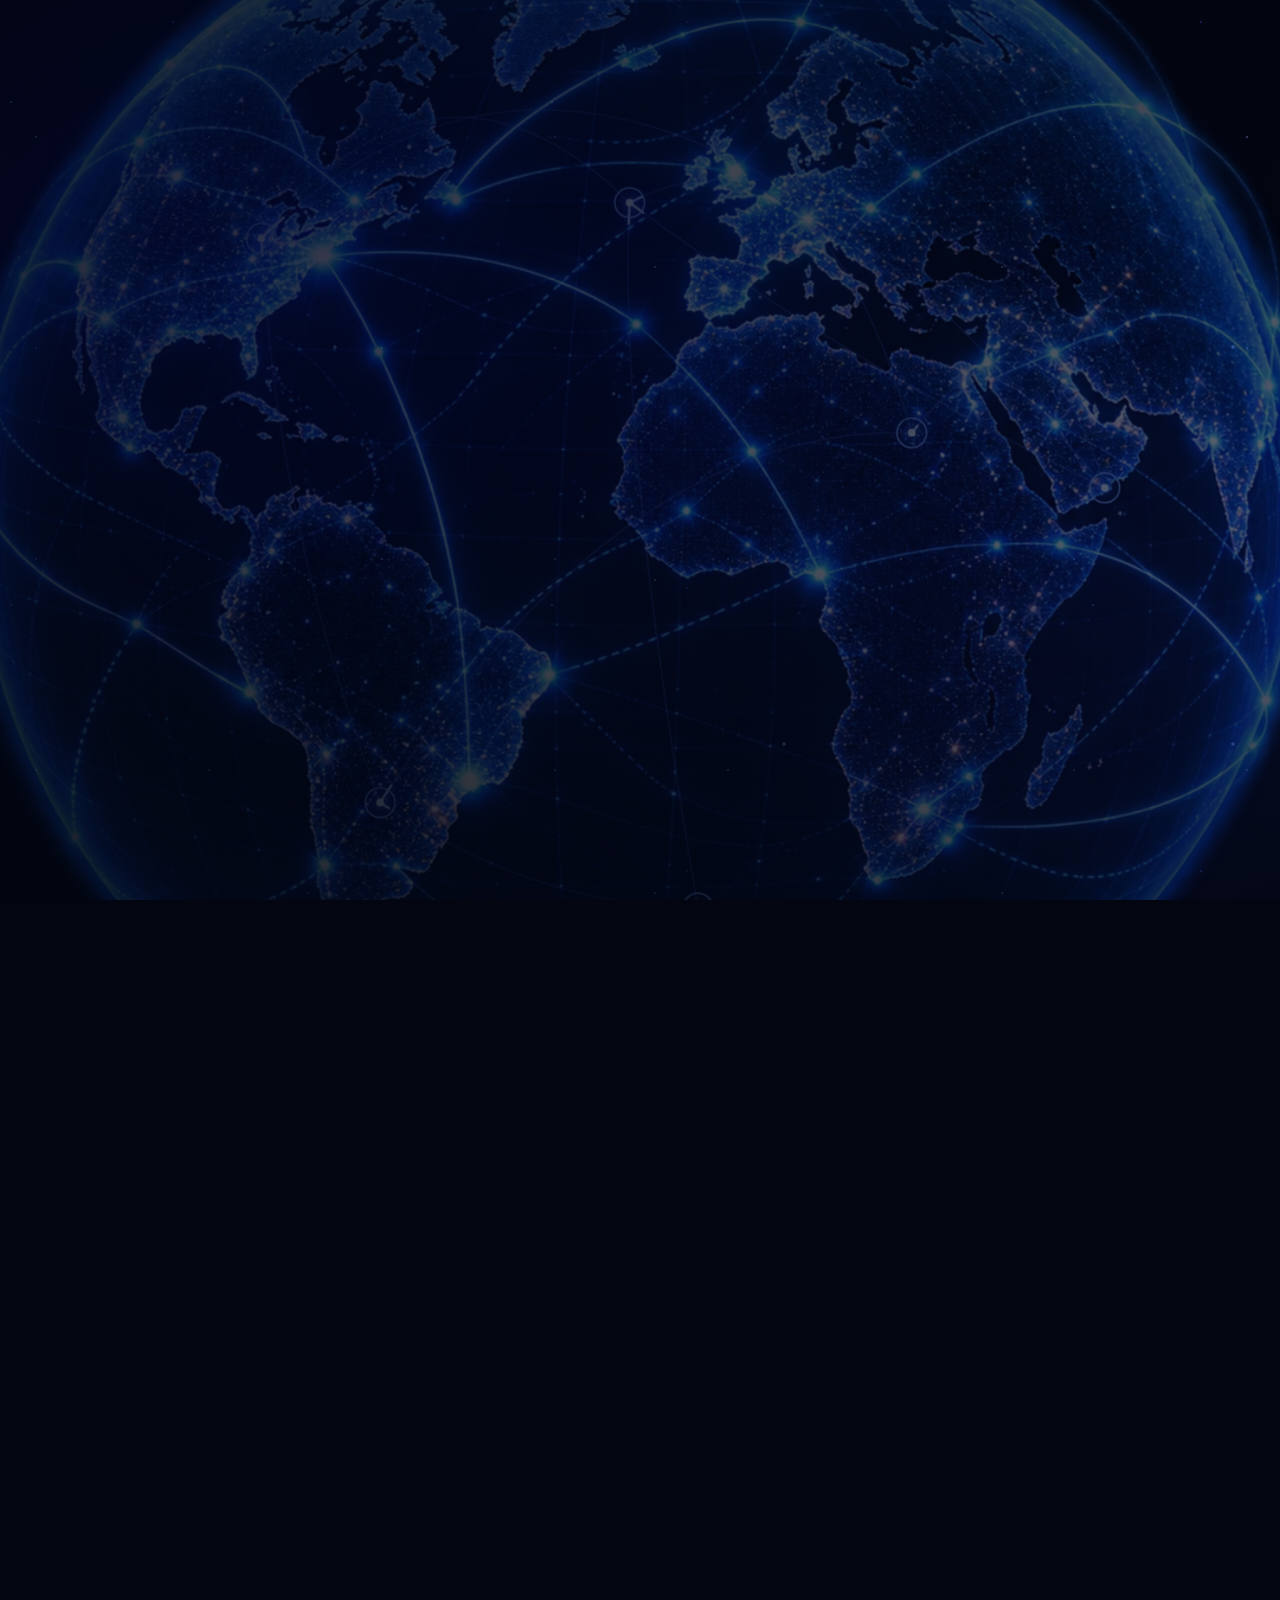
<file: index.html>
<!doctype html>
<html lang="pt-BR">
<head>
<meta charset="UTF-8">
<meta http-equiv="Content-Security-Policy" content="default-src 'none'; script-src 'self' 'sha256-VXLSPchYJyNFq2j8KMAqMbTGO2z+3owKxofrRLCYUyo=' 'sha256-VJnIjc3KpbmVHWd+UvD/9YBIR7/MBY0Uf62V0KhuDyE='; script-src-attr 'none'; style-src 'self' 'unsafe-inline'; img-src 'self'; font-src 'self'; connect-src 'none'; object-src 'none'; base-uri 'none'; form-action 'none'; frame-src 'none'; upgrade-insecure-requests">
<meta name="referrer" content="no-referrer">
<meta name="viewport" content="width=device-width, initial-scale=1">
<title>Edmundo Marques — Identidade visual & Sites</title>
<meta name="description" content="Identidade visual com estratégia e sites que apresentam o valor do seu negócio. Criação de marcas, redesign, páginas para Instagram e sites profissionais com Edmundo Marques.">
<meta name="theme-color" content="#0000ff"><meta property="og:title" content="Edmundo Marques — Sua marca em outro nível."><meta property="og:description" content="Identidade visual e sites. Da primeira impressão ao próximo clique."><meta property="og:type" content="website">
<link rel="icon" href="assets/simbolo-neon.svg" type="image/svg+xml"><link rel="preload" as="image" href="assets/robo-servicos.png"><link rel="preload" as="font" type="font/woff2" href="assets/fonts/EM-Corte-Display-Bold.woff2" crossorigin><link rel="stylesheet" href="styles.css?v=faixa-20261008"><link rel="stylesheet" href="holograph.css?v=menu-universo-20261008"><link rel="stylesheet" href="mundo.css?v=mascote-20261011"><script src="config.js?v=2" defer></script><script src="app.js?v=seguranca-20261008" defer></script><script src="mundo.js?v=mascote-aida-20261011" defer></script>
<style>
#brand-intro{display:none}
html.intro-active{overflow:hidden}
html.intro-active body{overflow:hidden}
html.intro-active #site-content{visibility:hidden}
html.intro-active #brand-intro{display:grid}
</style>
<script>
// Progressive enhancement: sem JavaScript, o conteúdo permanece acessível.
document.documentElement.classList.add('intro-active');
window.brandIntroDeadline = performance.now() + 3000;
window.finishBrandIntro = function () {
  document.documentElement.classList.remove('intro-active');
  var content = document.getElementById('site-content');
  if (content) { content.inert = false; content.removeAttribute('aria-hidden'); }
  var intro = document.getElementById('brand-intro');
  if (intro) intro.remove();
  document.dispatchEvent(new Event('brandintroend'));
};
// Independente de imagens, scripts externos e do carregamento completo da página.
setTimeout(window.finishBrandIntro, 3000);
window.addEventListener('pageshow', function (event) { if (event.persisted) window.finishBrandIntro(); });
</script>
</head>
<body>
<div class="world-backdrop" aria-hidden="true"><div class="universe-nebula"></div><div class="universe-stars stars-far"></div><div class="universe-stars stars-near"></div><div class="world-sphere"><div class="world-drift"><img class="world-globe" src="assets/globo-holografico.webp" width="1254" height="1254" alt="" decoding="async" fetchpriority="low"><svg class="world-connections" viewBox="0 0 1000 1000" fill="none" aria-hidden="true"><g class="connection-tracks"><path d="M245 315 Q365 165 493 291"/><path d="M493 291 Q620 225 683 446"/><path d="M245 315 Q255 510 325 695"/><path d="M325 695 Q490 440 683 446"/><path d="M493 291 Q485 450 539 766"/><path d="M683 446 Q770 335 813 483"/><path d="M245 315 Q485 80 813 483"/><path d="M325 695 Q430 765 539 766"/><path d="M493 291 Q640 400 813 483"/></g><g class="connection-signals"><path d="M245 315 Q365 165 493 291" pathLength="100" style="--route-delay:-0s;--route-duration:6s"/><path d="M493 291 Q620 225 683 446" pathLength="100" style="--route-delay:-1.7s;--route-duration:8s"/><path d="M245 315 Q255 510 325 695" pathLength="100" style="--route-delay:-3.4s;--route-duration:10s"/><path d="M325 695 Q490 440 683 446" pathLength="100" style="--route-delay:-5.1s;--route-duration:12s"/><path d="M493 291 Q485 450 539 766" pathLength="100" style="--route-delay:-6.8s;--route-duration:6s"/><path d="M683 446 Q770 335 813 483" pathLength="100" style="--route-delay:-8.5s;--route-duration:8s"/><path d="M245 315 Q485 80 813 483" pathLength="100" style="--route-delay:-10.2s;--route-duration:10s"/><path d="M325 695 Q430 765 539 766" pathLength="100" style="--route-delay:-11.9s;--route-duration:12s"/><path d="M493 291 Q640 400 813 483" pathLength="100" style="--route-delay:-13.6s;--route-duration:6s"/></g><g class="connection-nodes"><circle class="node-halo" cx="245" cy="315" r="10" style="--node-delay:-0s"/><circle class="node-core" cx="245" cy="315" r="2.6"/><circle class="node-halo" cx="493" cy="291" r="10" style="--node-delay:-0.8s"/><circle class="node-core" cx="493" cy="291" r="2.6"/><circle class="node-halo" cx="325" cy="695" r="10" style="--node-delay:-1.6s"/><circle class="node-core" cx="325" cy="695" r="2.6"/><circle class="node-halo" cx="683" cy="446" r="10" style="--node-delay:-2.4000000000000004s"/><circle class="node-core" cx="683" cy="446" r="2.6"/><circle class="node-halo" cx="539" cy="766" r="10" style="--node-delay:-3.2s"/><circle class="node-core" cx="539" cy="766" r="2.6"/><circle class="node-halo" cx="813" cy="483" r="10" style="--node-delay:-4s"/><circle class="node-core" cx="813" cy="483" r="2.6"/></g></svg><div class="world-halo"></div></div></div></div>
<div id="brand-intro" role="status" aria-label="Abrindo o site de Edmundo Marques">
  <div class="intro-composition" aria-hidden="true">
    <svg class="intro-outline" viewBox="0 0 1024 572" role="img" aria-label="Contorno animado do símbolo de Edmundo Marques">
      <path class="intro-track" pathLength="100" d="M232.5,30.0 347.0,30.1 403.0,31.5 429.0,35.6 449.0,44.5 467.0,57.6 500.2,91.0 546.2,143.0 653.0,267.4 783.5,130.0 806.0,107.6 816.0,100.8 833.0,92.7 849.0,87.7 870.0,83.9 885.0,83.1 902.0,84.0 920.0,87.5 935.0,92.7 950.0,100.8 963.0,110.9 974.2,123.0 983.2,137.0 991.7,155.0 993.3,538.0 992.0,538.8 842.0,538.8 841.1,538.0 839.0,264.8 630.4,488.0 629.0,488.4 416.2,243.0 355.0,174.9 341.0,172.8 306.0,171.5 35.2,168.0 35.6,149.0 37.9,138.0 42.6,124.0 49.7,109.0 57.7,96.0 70.0,81.0 82.5,69.0 93.0,60.7 105.0,52.7 121.0,44.4 138.0,37.7 153.0,33.6 183.0,30.6 Z"/>
      <path class="intro-track" pathLength="100" d="M309.9,198.0 315.0,197.7 323.2,206.0 388.2,278.0 402.4,295.0 401.7,296.0 371.0,310.2 172.0,394.8 112.0,421.8 95.0,431.7 77.0,444.7 61.0,458.6 41.3,479.0 95.0,443.8 140.0,421.3 493.0,419.6 493.5,493.0 492.4,521.0 490.4,541.0 280.0,540.9 124.0,539.2 111.0,537.2 98.0,533.2 81.0,525.3 69.0,517.2 53.8,503.0 42.8,488.0 34.6,471.0 31.8,456.0 31.3,355.0 43.7,330.0 50.7,319.0 61.6,306.0 79.0,289.9 92.0,280.8 108.0,272.7 198.0,237.7 Z"/>
      <path class="intro-car" pathLength="100" d="M232.5,30.0 347.0,30.1 403.0,31.5 429.0,35.6 449.0,44.5 467.0,57.6 500.2,91.0 546.2,143.0 653.0,267.4 783.5,130.0 806.0,107.6 816.0,100.8 833.0,92.7 849.0,87.7 870.0,83.9 885.0,83.1 902.0,84.0 920.0,87.5 935.0,92.7 950.0,100.8 963.0,110.9 974.2,123.0 983.2,137.0 991.7,155.0 993.3,538.0 992.0,538.8 842.0,538.8 841.1,538.0 839.0,264.8 630.4,488.0 629.0,488.4 416.2,243.0 355.0,174.9 341.0,172.8 306.0,171.5 35.2,168.0 35.6,149.0 37.9,138.0 42.6,124.0 49.7,109.0 57.7,96.0 70.0,81.0 82.5,69.0 93.0,60.7 105.0,52.7 121.0,44.4 138.0,37.7 153.0,33.6 183.0,30.6 Z"/>
      <path class="intro-car" pathLength="100" d="M309.9,198.0 315.0,197.7 323.2,206.0 388.2,278.0 402.4,295.0 401.7,296.0 371.0,310.2 172.0,394.8 112.0,421.8 95.0,431.7 77.0,444.7 61.0,458.6 41.3,479.0 95.0,443.8 140.0,421.3 493.0,419.6 493.5,493.0 492.4,521.0 490.4,541.0 280.0,540.9 124.0,539.2 111.0,537.2 98.0,533.2 81.0,525.3 69.0,517.2 53.8,503.0 42.8,488.0 34.6,471.0 31.8,456.0 31.3,355.0 43.7,330.0 50.7,319.0 61.6,306.0 79.0,289.9 92.0,280.8 108.0,272.7 198.0,237.7 Z"/>
    </svg>
    <span class="intro-name">EDMUNDO MARQUES</span>
    <span class="intro-tagline">DESIGN COM INTENÇÃO.</span>
    <span class="intro-progress"></span>
  </div>
</div>
<div id="site-content">
<a href="#conteudo" class="skip">Pular para o conteúdo</a>
<header class="header"><a class="brand" href="#inicio" aria-label="Edmundo Marques — início"><img src="assets/logo-neon.svg" width="2048" height="871" alt="Edmundo Marques"></a><nav aria-label="Navegação principal" id="navigation"><a href="#servicos">O que eu crio</a><a href="#universo">Na prática</a><a href="#processo">Como funciona</a></nav><button class="button small header-cta" data-brief="Ainda não sei">Vamos conversar</button><button class="menu-toggle" aria-label="Abrir menu" aria-expanded="false" aria-controls="navigation"><span></span><span></span></button></header>
<main id="conteudo">
<section class="hero wrap" id="inicio">
<div class="hero-copy"><div class="eyebrow"><span class="tiny-mark"><img src="assets/simbolo-neon.svg" alt="" width="36" height="20"></span> DESIGN COM INTENÇÃO. DIGITAL COM PRESENÇA.</div><h1>Sua marca.<br>Seu espaço.<br><span>Outro nível.</span></h1><p>Uma identidade que traduz quem você é.<br>Um site que leva o seu negócio mais longe.<br>Vamos conectar as duas coisas?</p><div class="hero-actions"><a href="#identidade" class="button">Quero uma identidade visual</a><a href="#sites" class="button outline">Quero um site</a></div><div class="hero-foot"><span>ESTRATÉGIA + DESIGN + TECNOLOGIA</span><a href="#servicos">Explore esse universo <span aria-hidden="true">↓</span></a></div></div>
<div class="hero-art"><div class="orbit orbit-one"></div><div class="orbit orbit-two"></div><span class="art-coordinate">EM / UNIVERSO CRIATIVO</span><div class="mascot-stage"><img class="robot" src="assets/robo-servicos.png" width="1024" height="1024" alt="Mascote de Edmundo Marques, com rosto de planeta e as duas mãos abertas apresentando os serviços" fetchpriority="high"><a class="hand-label hand-identity" href="#identidade"><span>Identidade Visual</span><span aria-hidden="true">↗</span></a><a class="hand-label hand-site" href="#sites"><span>Seu Site / Seu Link</span><span aria-hidden="true">↗</span></a></div><span class="art-number">UM MUNDO DE POSSIBILIDADES</span></div>
</section>
<div class="ribbon" aria-label="Identidade visual, sites e posicionamento"><div class="ribbon-track"><div class="ribbon-group"><span>IDENTIDADE VISUAL</span><img src="assets/simbolo-neon.svg" width="39" height="22" alt=""><span>SITES QUE CONECTAM</span><img src="assets/simbolo-neon.svg" width="39" height="22" alt=""><span>POSICIONAMENTO</span><img src="assets/simbolo-neon.svg" width="39" height="22" alt=""><span>DESIGN COM INTENÇÃO</span><img src="assets/simbolo-neon.svg" width="39" height="22" alt=""><span>MARCAS QUE INSPIRAM</span><img src="assets/simbolo-neon.svg" width="39" height="22" alt=""><span>SEU NEGÓCIO ONLINE</span><img src="assets/simbolo-neon.svg" width="39" height="22" alt=""><span>CRIATIVIDADE COM DIREÇÃO</span><img src="assets/simbolo-neon.svg" width="39" height="22" alt=""><span>LINK NA BIO</span><img src="assets/simbolo-neon.svg" width="39" height="22" alt=""><span>ESTRATÉGIA DE MARCA</span><img src="assets/simbolo-neon.svg" width="39" height="22" alt=""></div><div class="ribbon-group" aria-hidden="true"><span>IDENTIDADE VISUAL</span><img src="assets/simbolo-neon.svg" width="39" height="22" alt=""><span>SITES QUE CONECTAM</span><img src="assets/simbolo-neon.svg" width="39" height="22" alt=""><span>POSICIONAMENTO</span><img src="assets/simbolo-neon.svg" width="39" height="22" alt=""><span>DESIGN COM INTENÇÃO</span><img src="assets/simbolo-neon.svg" width="39" height="22" alt=""><span>MARCAS QUE INSPIRAM</span><img src="assets/simbolo-neon.svg" width="39" height="22" alt=""><span>SEU NEGÓCIO ONLINE</span><img src="assets/simbolo-neon.svg" width="39" height="22" alt=""><span>CRIATIVIDADE COM DIREÇÃO</span><img src="assets/simbolo-neon.svg" width="39" height="22" alt=""><span>LINK NA BIO</span><img src="assets/simbolo-neon.svg" width="39" height="22" alt=""><span>ESTRATÉGIA DE MARCA</span><img src="assets/simbolo-neon.svg" width="39" height="22" alt=""></div></div></div>
<section class="section wrap" id="servicos"><div class="section-heading reveal"><span class="eyebrow">O QUE EU CRIO</span><h2>Para ser lembrado.<br><span class="muted">Para ser encontrado.</span></h2><p>Do primeiro contato com a sua marca ao momento de conhecer seu trabalho. Tudo precisa contar a mesma história.</p></div>
<div class="service-grid"><article class="service-card reveal" id="identidade"><div class="service-top"><span class="mark-box"><img src="assets/simbolo-neon.svg" alt="" loading="lazy"></span></div><div><span class="eyebrow">DESIGN & POSICIONAMENTO</span><h3>Uma marca com<br>a sua essência.</h3><p>Para quem está começando ou sente que a imagem do negócio já não acompanha o que ele se tornou.</p><ul><li>Criação de identidade visual</li><li>Redesign e evolução de marca</li><li>Cores, tipografia e universo visual</li><li>Direção visual para as redes sociais</li></ul><button class="button" data-brief="Identidade visual">Quero transformar minha marca</button></div></article>
<article class="service-card web-card reveal" id="sites"><div class="service-top"><span class="mark-box"><img src="assets/simbolo-neon.svg" alt="" loading="lazy"></span></div><div><span class="eyebrow">SITES & EXPERIÊNCIAS DIGITAIS</span><h3>Seu negócio.<br>Em um só link.</h3><p>Um endereço para apresentar o que você faz, organizar seus serviços e facilitar o próximo contato.</p><ul><li>Página personalizada para a bio</li><li>Site profissional e portfólio</li><li>Landing page para serviços e campanhas</li><li>Experiência pensada para o celular</li></ul><button class="button light" data-brief="Site">Quero meu espaço digital</button></div></article></div>
<div class="together reveal"><img src="assets/simbolo-neon.svg" alt="" loading="lazy"><p><strong>Os dois juntos? Melhor ainda.</strong><br>Uma identidade consistente, do seu perfil ao seu site.</p><button class="text-button" data-brief="Identidade visual + site">Quero o projeto completo</button></div></section>
<section class="showcase section" id="universo"><div class="wrap"><div class="section-heading reveal"><span class="eyebrow">DO CONCEITO À PRESENÇA</span><h2>Design que você reconhece.<br><span class="muted">Experiências que você sente.</span></h2></div>
<div class="identity-show nutrimax-case reveal" id="case-nutrimax">
<div class="case-gallery" aria-label="Apresentação da identidade visual Nutrimax">
<a class="case-image-link" id="case-expand" href="assets/nutrimax-case-1.webp" target="_blank" rel="noopener" aria-label="Ampliar prancha da Nutrimax">
<img id="case-image" src="assets/nutrimax-case-1.webp" width="1536" height="2048" alt="Evolução da identidade visual Nutrimax: comparação entre a marca anterior e o novo símbolo de atleta integrado a um escudo." loading="lazy"><span>Ampliar apresentação</span></a>
<div class="case-thumbs" role="group" aria-label="Escolher prancha da Nutrimax"><button type="button" class="case-thumb" data-case-slide="0" aria-pressed="true" aria-label="Evolução da identidade visual" aria-controls="case-image"><img src="assets/nutrimax-case-1.webp" width="1536" height="2048" alt="" loading="lazy"></button>
<button type="button" class="case-thumb" data-case-slide="1" aria-pressed="false" aria-label="O ponto de partida" aria-controls="case-image"><img src="assets/nutrimax-case-2.webp" width="1536" height="2048" alt="" loading="lazy"></button>
<button type="button" class="case-thumb" data-case-slide="2" aria-pressed="false" aria-label="Objetivo do redesign" aria-controls="case-image"><img src="assets/nutrimax-case-3.webp" width="1536" height="2048" alt="" loading="lazy"></button>
<button type="button" class="case-thumb" data-case-slide="3" aria-pressed="false" aria-label="Variações da nova marca" aria-controls="case-image"><img src="assets/nutrimax-case-4.webp" width="1536" height="2048" alt="" loading="lazy"></button>
<button type="button" class="case-thumb" data-case-slide="4" aria-pressed="false" aria-label="Resultado" aria-controls="case-image"><img src="assets/nutrimax-case-5.webp" width="1536" height="2048" alt="" loading="lazy"></button></div>
<p class="case-caption" id="case-caption" aria-live="polite">Evolução da identidade visual</p>
</div>
<div class="show-copy"><span class="pill">IDENTIDADE VISUAL · CASE NUTRIMAX</span><h3>Uma nova identidade.<br>A força da Nutrimax.</h3><p>O redesign da Nutrimax Suplementos conecta a marca ao seu universo de performance, movimento e comunidade.</p><p>Do diagnóstico às variações da nova marca: explore o antes e depois, a direção estratégica e o sistema visual desenvolvido para diferentes aplicações.</p><button class="text-button" data-brief="Identidade visual">Quero transformar minha marca também</button></div>
</div>
<div class="web-show reveal"><div class="show-copy"><span class="pill">CRIAÇÃO DE SITES</span><h3>O link é só o começo.</h3><p>Na bio, no WhatsApp ou na apresentação para um cliente: seu site organiza a mensagem e abre caminho para a conversa.</p><div class="site-tabs" role="tablist" aria-label="Tipos de site"><button role="tab" id="tab-bio" aria-selected="false" tabindex="-1" aria-controls="preview" data-demo="bio">Link na bio</button><button role="tab" id="tab-site" aria-selected="true" aria-controls="preview" data-demo="site">Site profissional</button><button role="tab" id="tab-landing" aria-selected="false" aria-controls="preview" tabindex="-1" data-demo="landing">Landing page</button></div><p id="demo-description" class="demo-description">Deivid Souza Personal: um projeto real para apresentar o profissional, seus serviços e os caminhos de contato.</p><div class="project-access"><a href="https://edmundomarques98-bit.github.io/deivid-souza-personal-v2/" target="_blank" rel="noopener noreferrer">Visitar site do Deivid <span aria-hidden="true">↗</span></a><a href="https://edmundomarques98-bit.github.io/STUDIOALEXPACHECO/" target="_blank" rel="noopener noreferrer">Conhecer o projeto do Studio <span aria-hidden="true">↗</span></a></div><button class="text-button" data-brief="Site">Quero um site com a minha cara</button></div><div class="browser-preview"><div class="browser-bar"><span class="browser-dots" aria-hidden="true">•••</span><span id="preview-title">DEIVID SOUZA PERSONAL</span></div><div id="preview" class="has-project" role="tabpanel" aria-labelledby="tab-site" tabindex="0"><a class="project-preview" href="https://edmundomarques98-bit.github.io/deivid-souza-personal-v2/" target="_blank" rel="noopener noreferrer"><img src="assets/projeto-deivid.jpg" width="1440" height="1000" alt="Prévia real do site Deivid Souza Personal" loading="lazy"><span>Visitar site do Deivid ↗</span></a></div><span class="preview-caption">PROJETO REAL · DEIVID SOUZA PERSONAL</span></div></div>
</div></section>
<section class="section wrap" id="processo"><div class="section-heading reveal"><span class="eyebrow">DA IDEIA AO MUNDO</span><h2>Você traz a história.<br><span class="muted">Eu ajudo a dar forma.</span></h2></div><div class="process-grid"><article class="reveal"><span>ESCUTA</span><h3>Entender antes<br>de desenhar.</h3><p>Conversamos sobre seu negócio, seu público e o que você quer comunicar.</p></article><article class="reveal"><span>DIREÇÃO</span><h3>Uma ideia.<br>Um caminho claro.</h3><p>Definimos o conceito, a linguagem visual e as prioridades do projeto.</p></article><article class="reveal"><span>CRIAÇÃO</span><h3>Ver a sua marca<br>ganhar vida.</h3><p>Transformo a estratégia em design. Você acompanha, avalia e participa dos ajustes.</p></article><article class="reveal"><span>ENTREGA</span><h3>Pronto para<br>o próximo passo.</h3><p>Organizamos os arquivos da marca ou colocamos seu site no ar, conforme o projeto combinado.</p></article></div></section>
<section class="about wrap reveal"><span class="eyebrow">DESIGNER & ESTRATEGISTA DIGITAL</span><h2>Prazer, Edmundo.<br><span>O mundo de ideias<br>por trás da sua marca.</span></h2><div class="about-copy"><p>Meu trabalho é conectar criatividade com a realidade de quem empreende. Entender o que faz o seu negócio ser único e transformar isso em uma presença visual coerente.</p><p>Da identidade ao site, cada escolha precisa fazer sentido para a sua marca — e para as pessoas que você quer alcançar.</p><img src="assets/logo-neon.svg" alt="Edmundo Marques" loading="lazy" width="2048" height="871"></div></section>
<section class="section wrap faq"><div class="section-heading reveal"><span class="eyebrow">ANTES DA GENTE COMEÇAR</span><h2>Vamos tirar<br><span class="muted">suas dúvidas?</span></h2></div><div class="faq-list reveal"><details><summary>Já tenho uma logo. Você pode renovar minha marca?</summary><p>Sim. O redesign começa entendendo o que ainda representa seu negócio e o que precisa evoluir. Podemos preservar elementos reconhecidos e desenvolver uma nova direção visual.</p></details><details><summary>Preciso contratar identidade visual e site juntos?</summary><p>Não. Você pode contratar cada serviço separadamente. Se já tem uma identidade definida, ela será o ponto de partida do seu site. Quando os dois são criados juntos, seguimos uma direção única desde o início.</p></details><details><summary>Qual a diferença entre link na bio e site profissional?</summary><p>A página para a bio concentra seus principais links e serviços em uma experiência mais enxuta. O site profissional aprofunda sua apresentação, com espaço para serviços, portfólio e informações que ajudam o cliente a decidir.</p></details><details><summary>O site vai funcionar bem no celular?</summary><p>Sim. O layout é desenvolvido para se adaptar ao celular, tablet e computador, com atenção à leitura, à navegação e aos botões de contato.</p></details><details><summary>Quanto custa e qual é o prazo?</summary><p>O valor e o prazo dependem do escopo: o que será criado, a quantidade de páginas ou aplicações e os materiais disponíveis. Depois de entender sua necessidade, combinamos entregas, investimento e cronograma na proposta.</p></details><details><summary>Como funcionam domínio, hospedagem e atualizações?</summary><p>Essas necessidades são definidas na proposta do site. Vamos alinhar o endereço, a hospedagem e a forma de manutenção antes do desenvolvimento, incluindo os custos que se aplicarem ao seu projeto.</p></details></div></section>
<section class="final-cta reveal" id="contato"><div class="wrap"><span class="eyebrow">A PRÓXIMA IDEIA PODE SER A SUA.</span><h2>Vamos colocar<br>sua marca <span>no mundo?</span></h2><div><p>Me conta onde você está.<br>Vamos pensar no seu próximo passo.</p><button class="button light" data-brief="Ainda não sei">Começar meu projeto</button></div></div></section>
<noscript><p class="wrap">Para conversar sobre seu projeto, <a href="https://wa.me/5588996245526" rel="noopener noreferrer" target="_blank">abra meu WhatsApp</a>.</p></noscript>
</main>
<footer class="footer wrap"><div class="footer-top"><a href="#inicio"><img src="assets/logo-neon.svg" width="2048" height="871" alt="Edmundo Marques — voltar ao início" loading="lazy"></a><p>Identidade visual.<br>Sites. Novas possibilidades.</p><a href="#inicio" class="back-top">Voltar ao topo ↑</a></div><div class="footer-bottom"><span>© <span id="year">2026</span> Edmundo Marques</span><span>CRIATIVIDADE COM DIREÇÃO.</span><button class="text-button" id="privacy-button">Privacidade</button></div></footer>
<dialog id="brief-dialog" aria-labelledby="brief-title"><button class="close-dialog" aria-label="Fechar">×</button><div id="brief-form-view"><span class="eyebrow">VAMOS DAR O PRIMEIRO PASSO</span><h2 id="brief-title">Qual é a sua ideia?</h2><p>Organize o que você precisa para iniciar a conversa.</p><form id="brief-form" method="dialog"><label for="service">O que você quer criar?</label><select id="service" name="service"><option>Identidade visual</option><option>Site</option><option>Identidade visual + site</option><option>Ainda não sei</option></select><label for="client-name">Seu nome</label><input id="client-name" name="name" autocomplete="given-name" required maxlength="80" placeholder="Como posso chamar você?"><label for="business">Nome do seu negócio</label><input id="business" name="business" autocomplete="organization" maxlength="100" placeholder="Se ainda não tem nome, tudo bem"><label for="idea">Conte um pouco sobre o projeto</label><textarea id="idea" name="idea" rows="3" required maxlength="1800" placeholder="O que você faz e o que gostaria de transformar?"></textarea><p class="form-note">Seus dados ficam apenas nesta página até você decidir compartilhar.</p><button class="button" type="submit" id="brief-submit" disabled>Preparar minha mensagem</button></form></div><div id="brief-result" hidden><span class="eyebrow">SEU PROJETO COMEÇA AQUI</span><h2>Mensagem pronta.</h2><p id="result-description">Copie o resumo e envie ao Edmundo pelo seu canal de contato.</p><textarea id="brief-message" rows="8" readonly aria-label="Resumo do projeto"></textarea><a id="whatsapp-link" class="button" target="_blank" rel="noopener noreferrer" hidden>Abrir no WhatsApp</a><button class="button" id="copy-message">Copiar mensagem</button><button class="text-button" id="edit-message">Editar informações</button><p role="status" id="copy-status"></p></div></dialog>
<dialog id="privacy-dialog" aria-labelledby="privacy-title"><button class="close-dialog" aria-label="Fechar">×</button><h2 id="privacy-title">Sua privacidade</h2><p>Este site não utiliza ferramentas de análise nem cookies de publicidade. As informações preenchidas no briefing são processadas no seu navegador e não são armazenadas por este site.</p><p>Ao copiar ou compartilhar a mensagem em outro serviço, passam a valer as condições desse serviço. A hospedagem pode registrar dados técnicos de acesso para manter o site funcionando.</p></dialog>
<dialog id="case-dialog" aria-labelledby="case-dialog-title"><button class="close-dialog" aria-label="Fechar apresentação">×</button><h2 id="case-dialog-title">Nutrimax — Evolução da identidade visual</h2><img id="case-dialog-image" src="assets/nutrimax-case-1.webp" width="1536" height="2048" alt="" loading="lazy"><div class="case-dialog-nav"><button type="button" id="case-previous">Anterior</button><span id="case-dialog-count" aria-live="polite">1 de 5</span><button type="button" id="case-next">Próxima</button></div></dialog>
</div>
<script>
if (document.documentElement.classList.contains('intro-active')) {
  document.getElementById('site-content').inert = true;
  document.getElementById('site-content').setAttribute('aria-hidden', 'true');
}
</script>
</body></html>
</file>
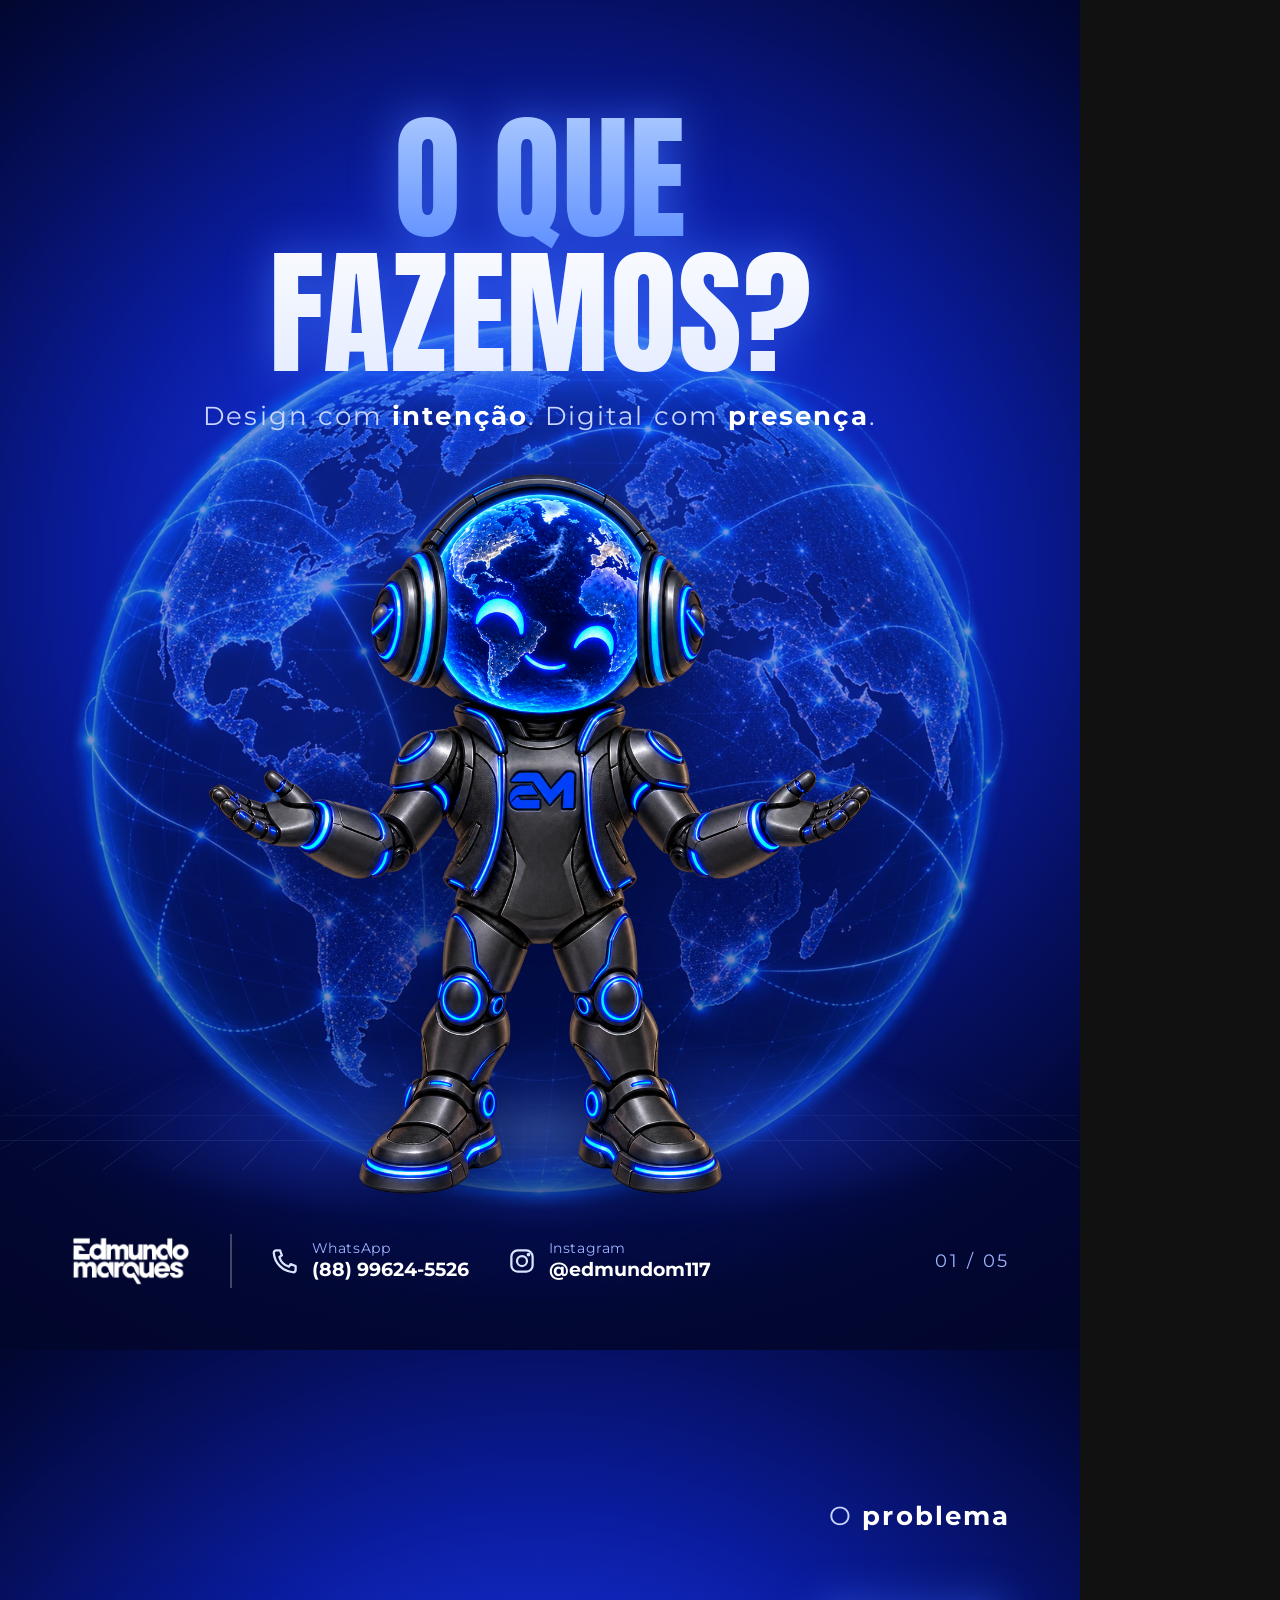
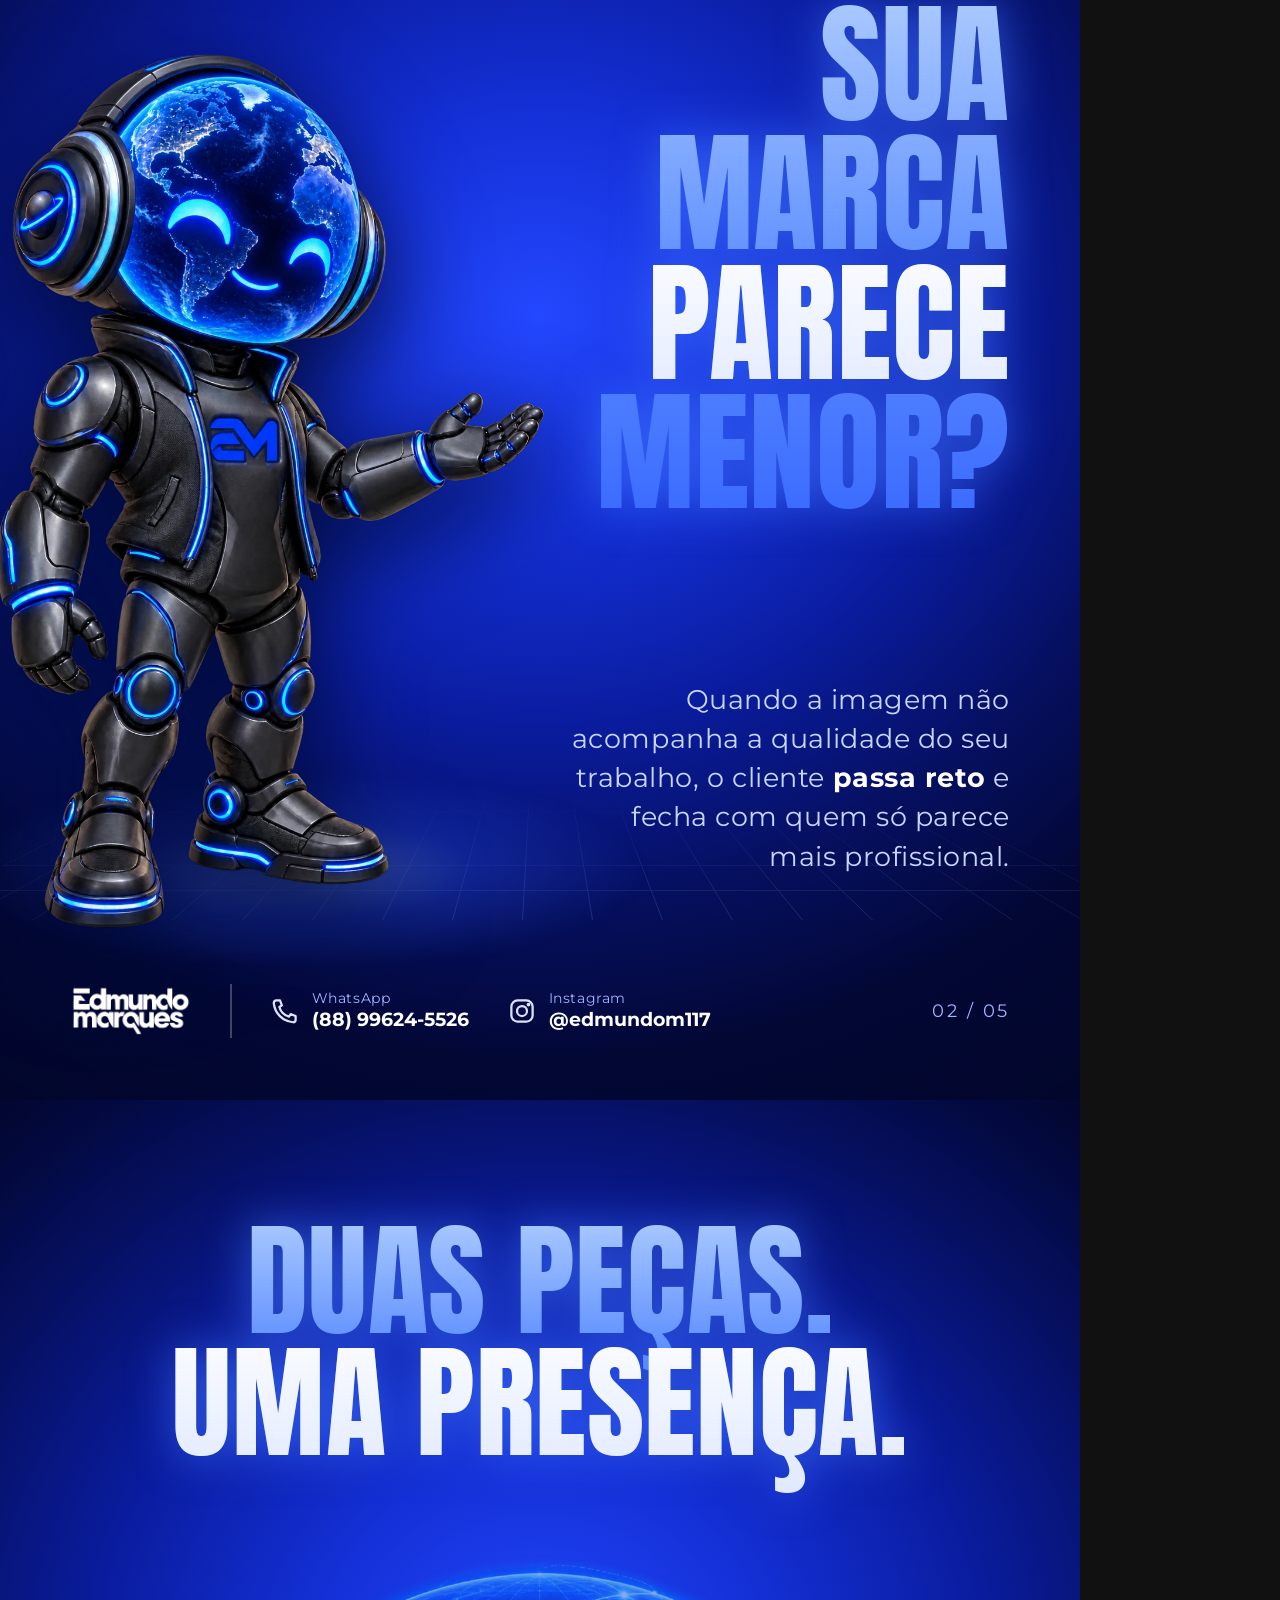
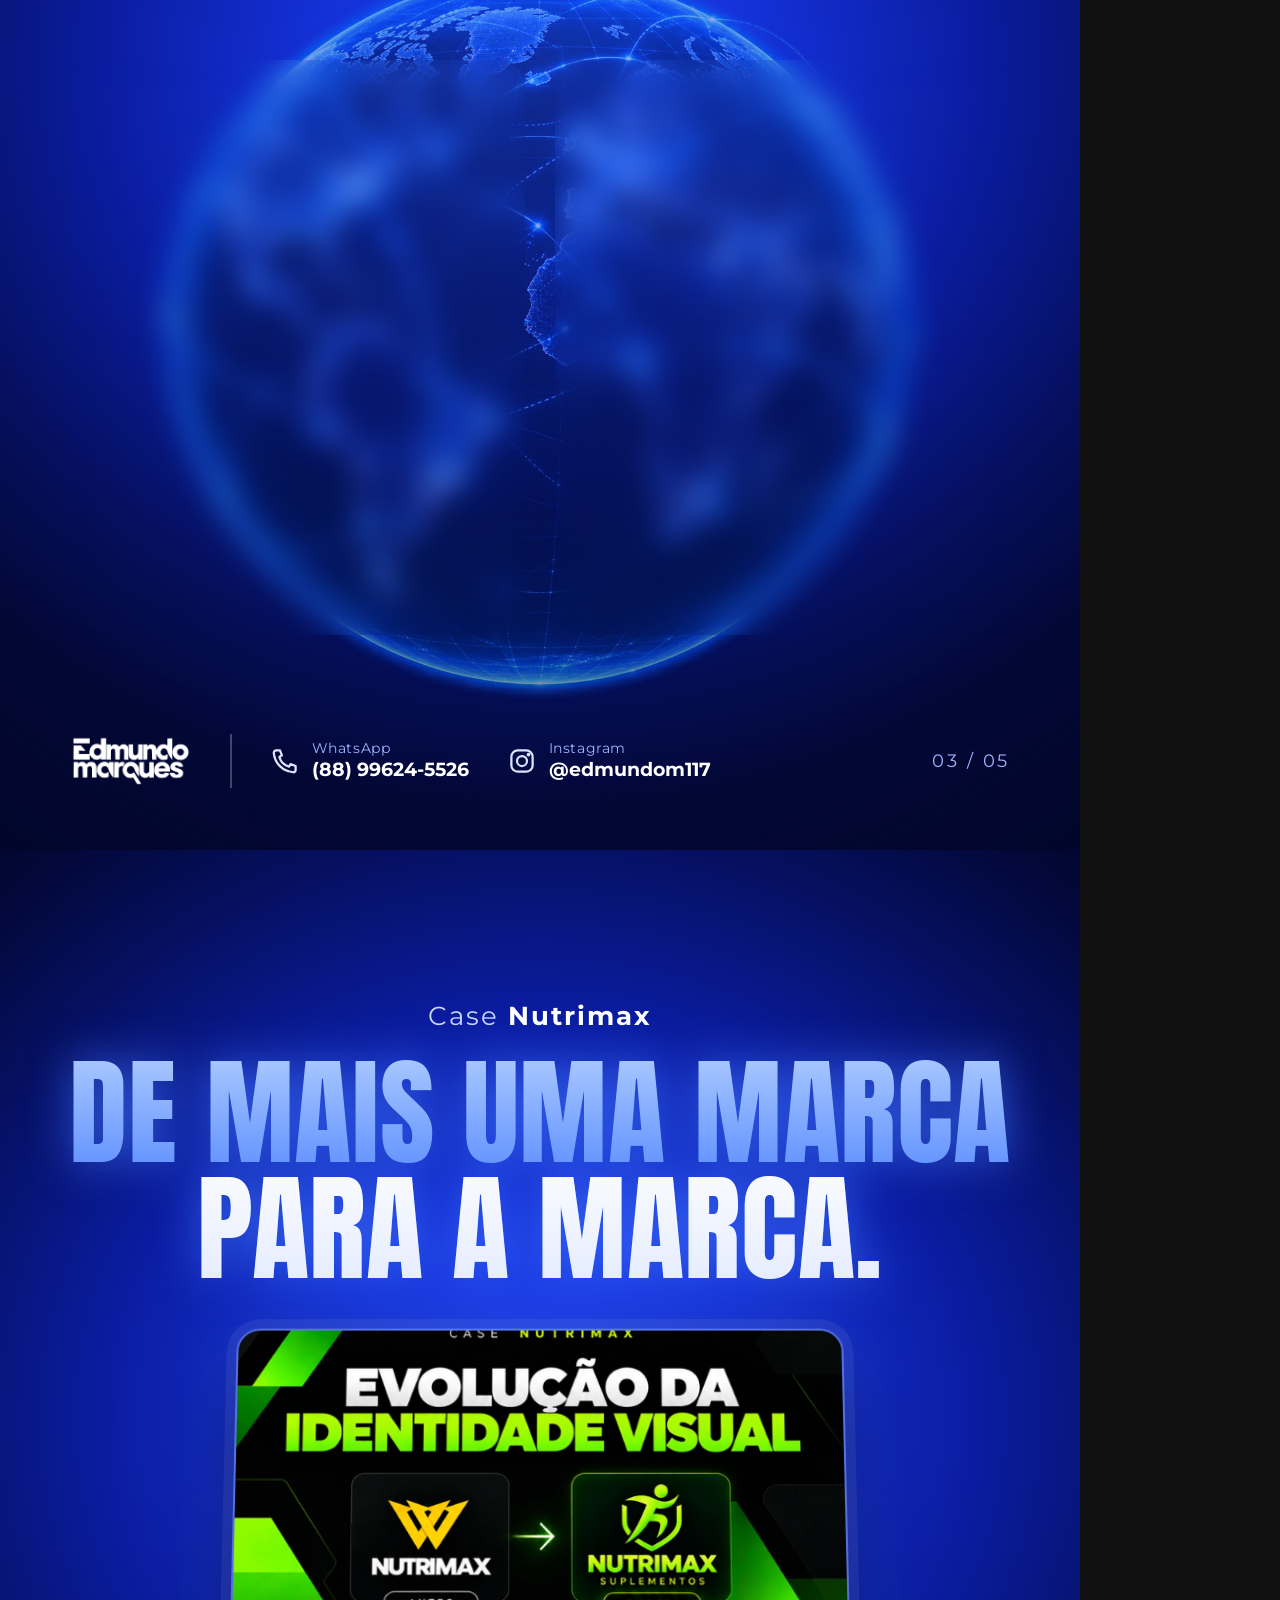
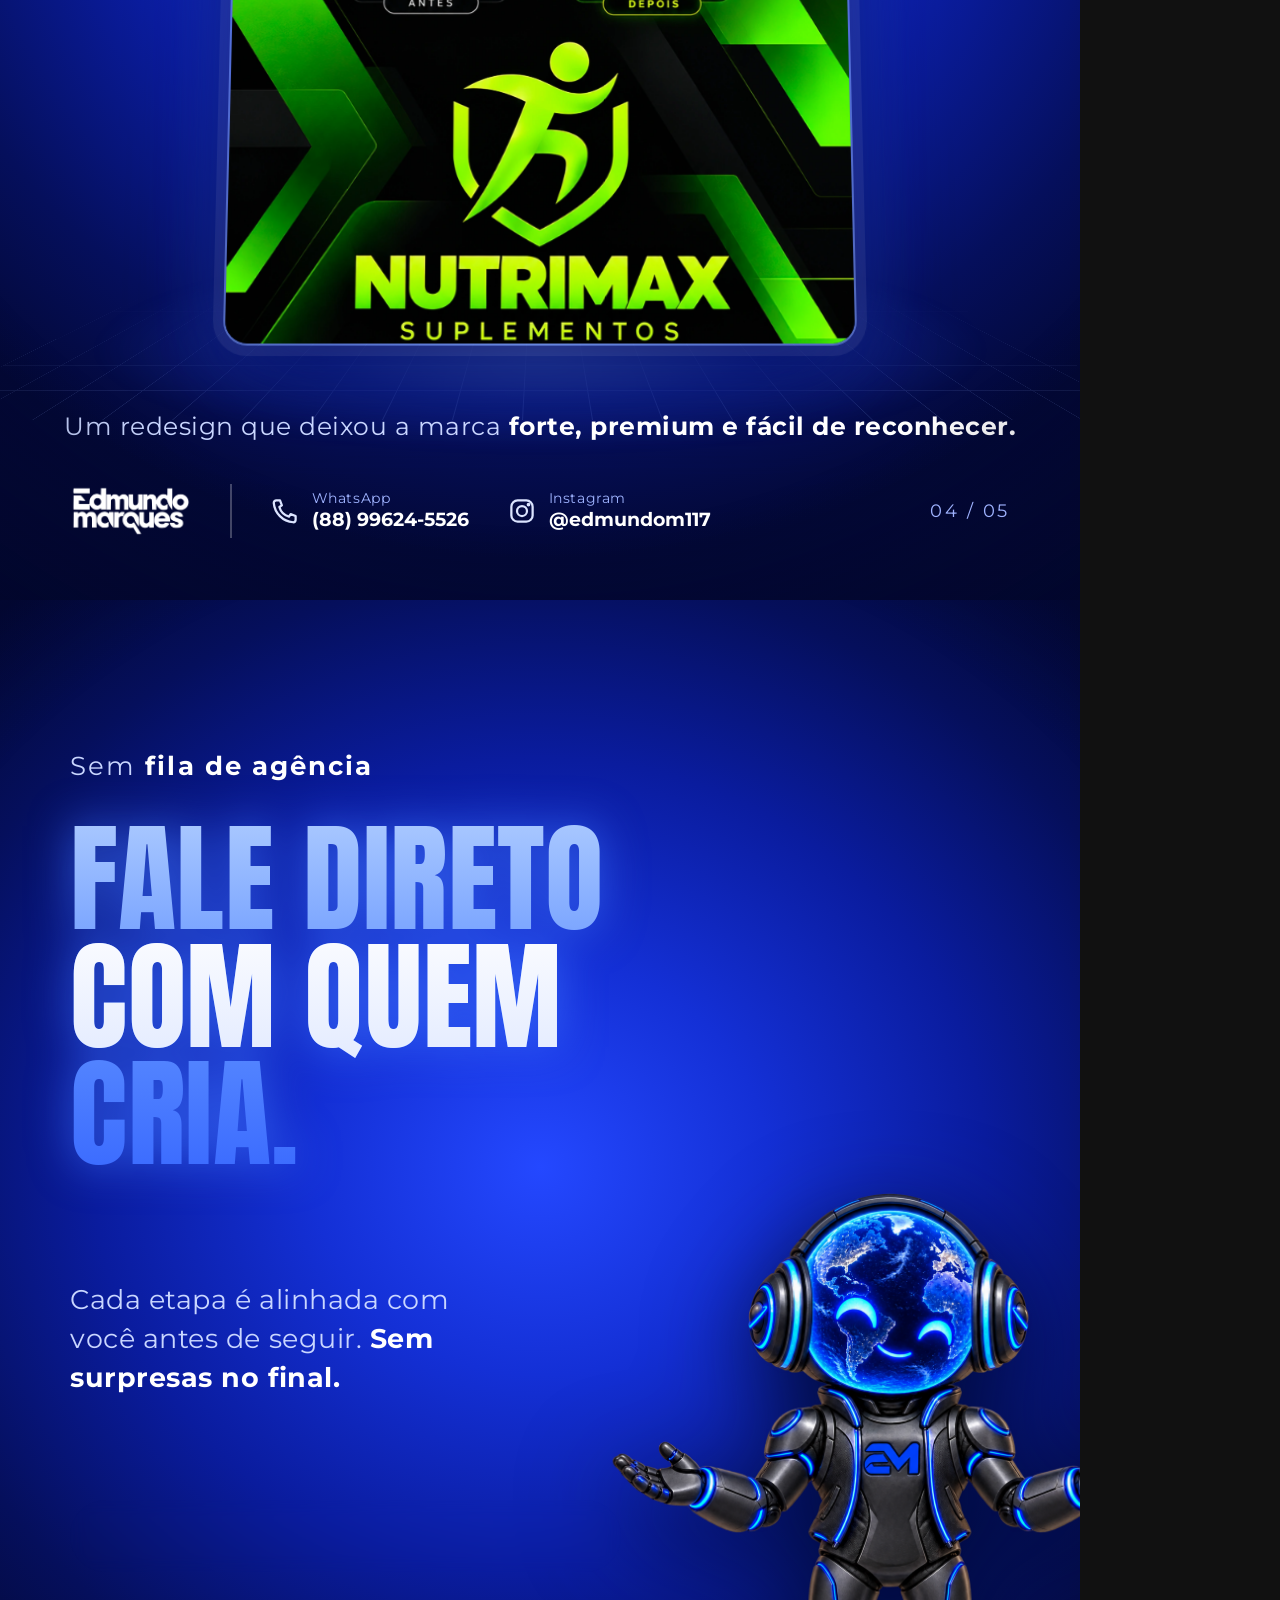
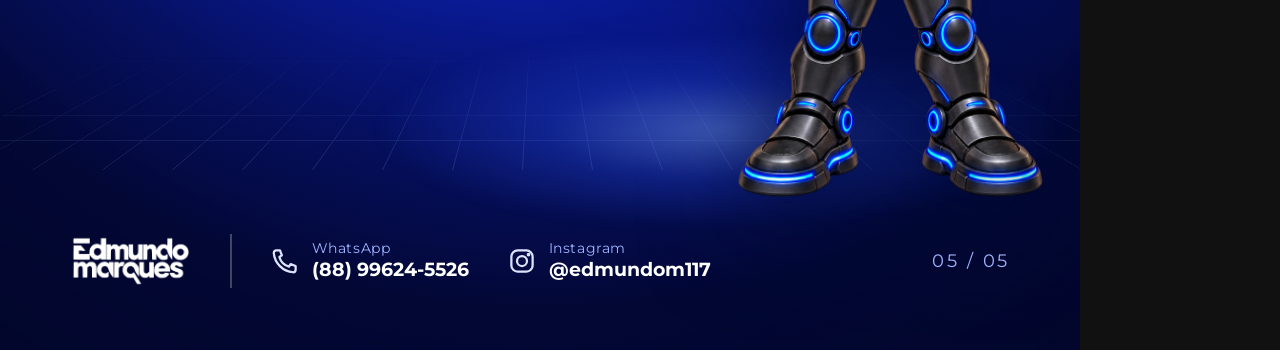
<file: instagram/carrossel-quem-e/slides-v2.html>
<!doctype html>
<html lang="pt-BR">
<head>
<meta charset="utf-8">
<style>
@font-face{font-family:'Anton';src:url('fonts/anton.woff2') format('woff2')}
@font-face{font-family:'Montserrat';src:url('fonts/montserrat.woff2') format('woff2');font-weight:100 900}
*{box-sizing:border-box;margin:0;padding:0}
body{background:#111;font-family:'Montserrat',Arial,sans-serif;color:#fff}
.slide{width:1080px;height:1350px;position:relative;overflow:hidden;
  background:radial-gradient(ellipse 75% 55% at 50% 42%,#2448ff 0%,#1430d6 28%,#0a1c9e 55%,#050f5c 80%,#030836 100%)}
.slide::after{content:'';position:absolute;inset:0;pointer-events:none;
  background:radial-gradient(ellipse 120% 90% at 50% 45%,transparent 55%,#01041f 100%);z-index:5}
.layer{position:absolute;z-index:2}
.floor{position:absolute;left:50%;transform:translateX(-50%);width:900px;height:200px;border-radius:50%;
  background:radial-gradient(ellipse at center,#6f9bff88 0%,#2c55ff44 35%,transparent 70%);filter:blur(6px);z-index:1}
.grid{position:absolute;left:-10%;right:-10%;bottom:180px;height:420px;z-index:0;opacity:.18;
  background-image:linear-gradient(#8fb0ff 1px,transparent 1px),linear-gradient(90deg,#8fb0ff 1px,transparent 1px);background-size:70px 70px;
  transform:perspective(600px) rotateX(62deg);transform-origin:bottom;-webkit-mask-image:linear-gradient(to top,#000,transparent)}
.title{font-family:'Anton',Impact,sans-serif;text-transform:uppercase;line-height:.98;letter-spacing:.005em;
  background:linear-gradient(180deg,#a9c8ff 0%,#5b8dff 55%,#3b6bff 100%);-webkit-background-clip:text;background-clip:text;color:transparent;
  filter:drop-shadow(0 0 22px #3f74ffb3)}
.title .w{background:linear-gradient(180deg,#ffffff 0%,#dfe8ff 100%);-webkit-background-clip:text;background-clip:text;color:transparent}
.lead{font-size:31px;line-height:1.45;color:#c9d6ff;letter-spacing:.02em}
.lead b{color:#fff;font-weight:700}
.kicker{font-size:26px;letter-spacing:.08em;color:#c9d6ff}
.kicker b{color:#fff}
.pill{display:inline-flex;align-items:center;gap:16px;padding:18px 34px 18px 24px;border-radius:60px;
  background:linear-gradient(180deg,#ffffff2e,#ffffff10);border:1.5px solid #ffffff55;box-shadow:inset 0 1px 0 #ffffff66,0 10px 40px #0010a066;
  backdrop-filter:blur(8px);font-size:28px;color:#fff}
.pill svg{width:30px;height:30px}
.pill b{font-weight:700}
/* rodape */
.foot{position:absolute;left:70px;right:70px;bottom:62px;z-index:6;display:flex;align-items:center;gap:38px}
.foot .logo{height:52px;filter:brightness(0) invert(1)}
.foot .sep{width:1.5px;height:54px;background:#ffffff40}
.foot .info{display:flex;align-items:center;gap:12px;font-size:19px;line-height:1.25;color:#dbe4ff}
.foot .info small{display:block;font-size:14px;color:#9fb3ff;letter-spacing:.04em}
.foot .info b{font-weight:700;color:#fff}
.foot svg{width:30px;height:30px;flex-shrink:0}
.foot .page{margin-left:auto;font-size:18px;letter-spacing:.14em;color:#9fb3ff}
.badge{position:absolute;top:70px;left:70px;z-index:6;display:flex;align-items:center;gap:14px;font-size:20px;letter-spacing:.18em;color:#c9d6ff}
.badge img{height:30px;filter:brightness(0) invert(1)}

/* 1 */
.s1 .globe{left:50%;top:260px;width:1000px;transform:translateX(-50%);opacity:.5;z-index:1}
.s1 .robot{left:50%;bottom:140px;width:740px;transform:translateX(-50%);filter:drop-shadow(0 30px 50px #000a3a)}
.s1 .floor{bottom:120px}
.s1 .title{position:absolute;top:110px;left:0;right:0;text-align:center;font-size:138px;white-space:nowrap;z-index:3}
.s1 .kicker{position:absolute;top:400px;left:0;right:0;text-align:center;z-index:3}

/* 2 */
.s2 .robot{left:-40px;bottom:150px;width:600px;filter:drop-shadow(0 30px 50px #000a3a)}
.s2 .floor{left:300px;bottom:130px;width:700px}
.s2 .title{position:absolute;right:70px;top:250px;width:470px;text-align:right;font-size:132px;z-index:3}
.s2 .lead{position:absolute;right:70px;top:930px;width:440px;text-align:right;font-size:27px;z-index:3}
.s2 .kicker{position:absolute;right:70px;top:150px;z-index:3}

/* 3 */
.s3 .globe{left:50%;top:420px;width:820px;transform:translateX(-50%);opacity:.55;z-index:1}
.s3 .title{position:absolute;top:120px;left:0;right:0;text-align:center;font-size:124px;z-index:3}
.s3 .cards{position:absolute;left:70px;right:70px;top:560px;display:grid;grid-template-columns:1fr 1fr;gap:30px;z-index:3}
.card{border-radius:26px;padding:42px 38px 44px;min-height:520px;display:flex;flex-direction:column;
  background:linear-gradient(160deg,#ffffff26,#ffffff08 60%);border:1.5px solid #ffffff4d;box-shadow:inset 0 1px 0 #ffffff66,0 30px 60px #00087055;backdrop-filter:blur(14px)}
.card.on{background:linear-gradient(160deg,#4f7bff,#1d3cff 70%);border-color:#8fb0ff}
.card .n{font-family:'Anton',sans-serif;font-size:30px;color:#9fb8ff}
.card.on .n{color:#dbe4ff}
.card h3{font-family:'Anton',sans-serif;text-transform:uppercase;font-size:64px;line-height:1;margin:22px 0 22px;letter-spacing:.01em}
.card p{font-size:24px;line-height:1.5;color:#d4ddff}
.card ul{list-style:none;margin-top:auto}
.card li{font-size:22px;padding:13px 0;border-top:1px solid #ffffff2e;display:flex;gap:12px;font-weight:700}
.card li::before{content:'+';color:#9fb8ff}
.card.on li::before{color:#fff}

/* 4 */
.s4 .kicker{position:absolute;top:150px;left:0;right:0;text-align:center;z-index:3}
.s4 .title{position:absolute;top:205px;left:0;right:0;text-align:center;font-size:118px;z-index:3}
.s4 .board{left:50%;top:470px;width:620px;height:620px;transform:translateX(-50%) perspective(1400px) rotateX(6deg);border-radius:24px;overflow:hidden;
  border:2px solid #8fb0ff88;box-shadow:0 0 0 10px #ffffff10,0 40px 90px #000a5acc,0 0 80px #3f74ff66}
.s4 .board img{width:100%;height:100%;object-fit:cover;object-position:center 20%}
.s4 .floor{bottom:150px}
.s4 .lead{position:absolute;left:0;right:0;top:1158px;text-align:center;font-size:25px;z-index:3}

/* 5 */
.s5 .robot{right:-120px;bottom:140px;width:620px;filter:drop-shadow(0 30px 50px #000a3a)}
.s5 .floor{left:720px;bottom:120px;width:700px}
.s5 .title{position:absolute;left:70px;top:220px;width:560px;font-size:120px;z-index:3}
.s5 .lead{position:absolute;left:70px;top:680px;width:440px;font-size:27px;z-index:3}
.s5 .pill{position:absolute;left:70px;top:900px;z-index:3}
.s5 .kicker{position:absolute;left:70px;top:150px;z-index:3}
</style>
</head>
<body>
<svg width="0" height="0" style="position:absolute">
  <symbol id="phone" viewBox="0 0 24 24"><path fill="none" stroke="currentColor" stroke-width="1.8" stroke-linecap="round" stroke-linejoin="round" d="M5 3.5h3l1.5 4-2 1.3a11 11 0 0 0 7.7 7.7l1.3-2 4 1.5v3a2 2 0 0 1-2 2A17 17 0 0 1 3 5.5a2 2 0 0 1 2-2z"/></symbol>
  <symbol id="globe" viewBox="0 0 24 24"><g fill="none" stroke="currentColor" stroke-width="1.8"><circle cx="12" cy="12" r="9"/><path d="M3 12h18M12 3c2.6 2.6 3.8 5.6 3.8 9s-1.2 6.4-3.8 9c-2.6-2.6-3.8-5.6-3.8-9S9.4 5.6 12 3z"/></g></symbol>
  <symbol id="ig" viewBox="0 0 24 24"><g fill="none" stroke="currentColor" stroke-width="1.8"><rect x="3.5" y="3.5" width="17" height="17" rx="5"/><circle cx="12" cy="12" r="4"/><circle cx="17.2" cy="6.8" r=".6" fill="currentColor"/></g></symbol>
</svg>

<template id="foot">
  <img class="logo" src="../../assets/logo.png" alt="Edmundo Marques">
  <span class="sep"></span>
  <span class="info"><svg><use href="#phone"/></svg><span><small>WhatsApp</small><b>(88) 99624-5526</b></span></span>
  <span class="info"><svg><use href="#ig"/></svg><span><small>Instagram</small><b>@edmundom117</b></span></span>
</template>

<section class="slide s1" id="s1">
  <div class="grid"></div>
  <img class="layer globe" src="../../assets/globo-holografico.webp" alt="">
  <div class="title">O que<br><span class="w">fazemos?</span></div>
  <div class="kicker">Design com <b>intenção</b>. Digital com <b>presença</b>.</div>
  <div class="floor"></div>
  <img class="layer robot" src="../../assets/robo-servicos.png" alt="">
  <div class="foot" data-page="01 / 05"></div>
</section>

<section class="slide s2" id="s2">
  <div class="grid"></div>
  <div class="kicker">O <b>problema</b></div>
  <div class="floor"></div>
  <img class="layer robot" src="../../assets/robo.webp" alt="">
  <div class="title">Sua marca<br><span class="w">parece</span><br>menor?</div>
  <div class="lead">Quando a imagem não acompanha a qualidade do seu trabalho, o cliente <b>passa reto</b> e fecha com quem só parece mais profissional.</div>
  <div class="foot" data-page="02 / 05"></div>
</section>

<section class="slide s3" id="s3">
  <img class="layer globe" src="../../assets/globo-holografico.webp" alt="">
  <div class="title">Duas peças.<br><span class="w">Uma presença.</span></div>
  <div class="cards">
    <div class="card">
      <span class="n">01</span>
      <h3>Identidade<br>visual</h3>
      <p>Uma marca que faz o cliente confiar em você antes da primeira conversa.</p>
      <ul><li>Logo e símbolo</li><li>Cores e tipografia</li><li>Aplicações</li></ul>
    </div>
    <div class="card on">
      <span class="n">02</span>
      <h3>Sites<br>e links</h3>
      <p>Seu serviço organizado, levando quem te segue direto para o WhatsApp.</p>
      <ul><li>Site profissional</li><li>Página de links</li><li>Pronto para celular</li></ul>
    </div>
  </div>
  <div class="foot" data-page="03 / 05"></div>
</section>

<section class="slide s4" id="s4">
  <div class="grid"></div>
  <div class="kicker">Case <b>Nutrimax</b></div>
  <div class="title">De mais uma marca<br><span class="w">para a marca.</span></div>
  <div class="floor"></div>
  <div class="layer board"><img src="../../assets/nutrimax-case-1.webp" alt=""></div>
  <div class="lead">Um redesign que deixou a marca <b>forte, premium e fácil de reconhecer.</b></div>
  <div class="foot" data-page="04 / 05"></div>
</section>

<section class="slide s5" id="s5">
  <div class="grid"></div>
  <div class="kicker">Sem <b>fila de agência</b></div>
  <div class="title">Fale direto<br><span class="w">com quem</span><br>cria.</div>
  <div class="lead">Cada etapa é alinhada com você antes de seguir. <b>Sem surpresas no final.</b></div>
  <div class="pill"><svg><use href="#phone"/></svg><span>Comece seu projeto: <b>link na bio</b></span></div>
  <div class="floor"></div>
  <img class="layer robot" src="../../assets/robo-servicos.png" alt="">
  <div class="foot" data-page="05 / 05"></div>
</section>

<script>
const t=document.getElementById('foot');
document.querySelectorAll('.foot').forEach(f=>{
  f.appendChild(t.content.cloneNode(true));
  const p=document.createElement('span');p.className='page';p.textContent=f.dataset.page;f.appendChild(p);
});
</script>
</body>
</html>
</file>
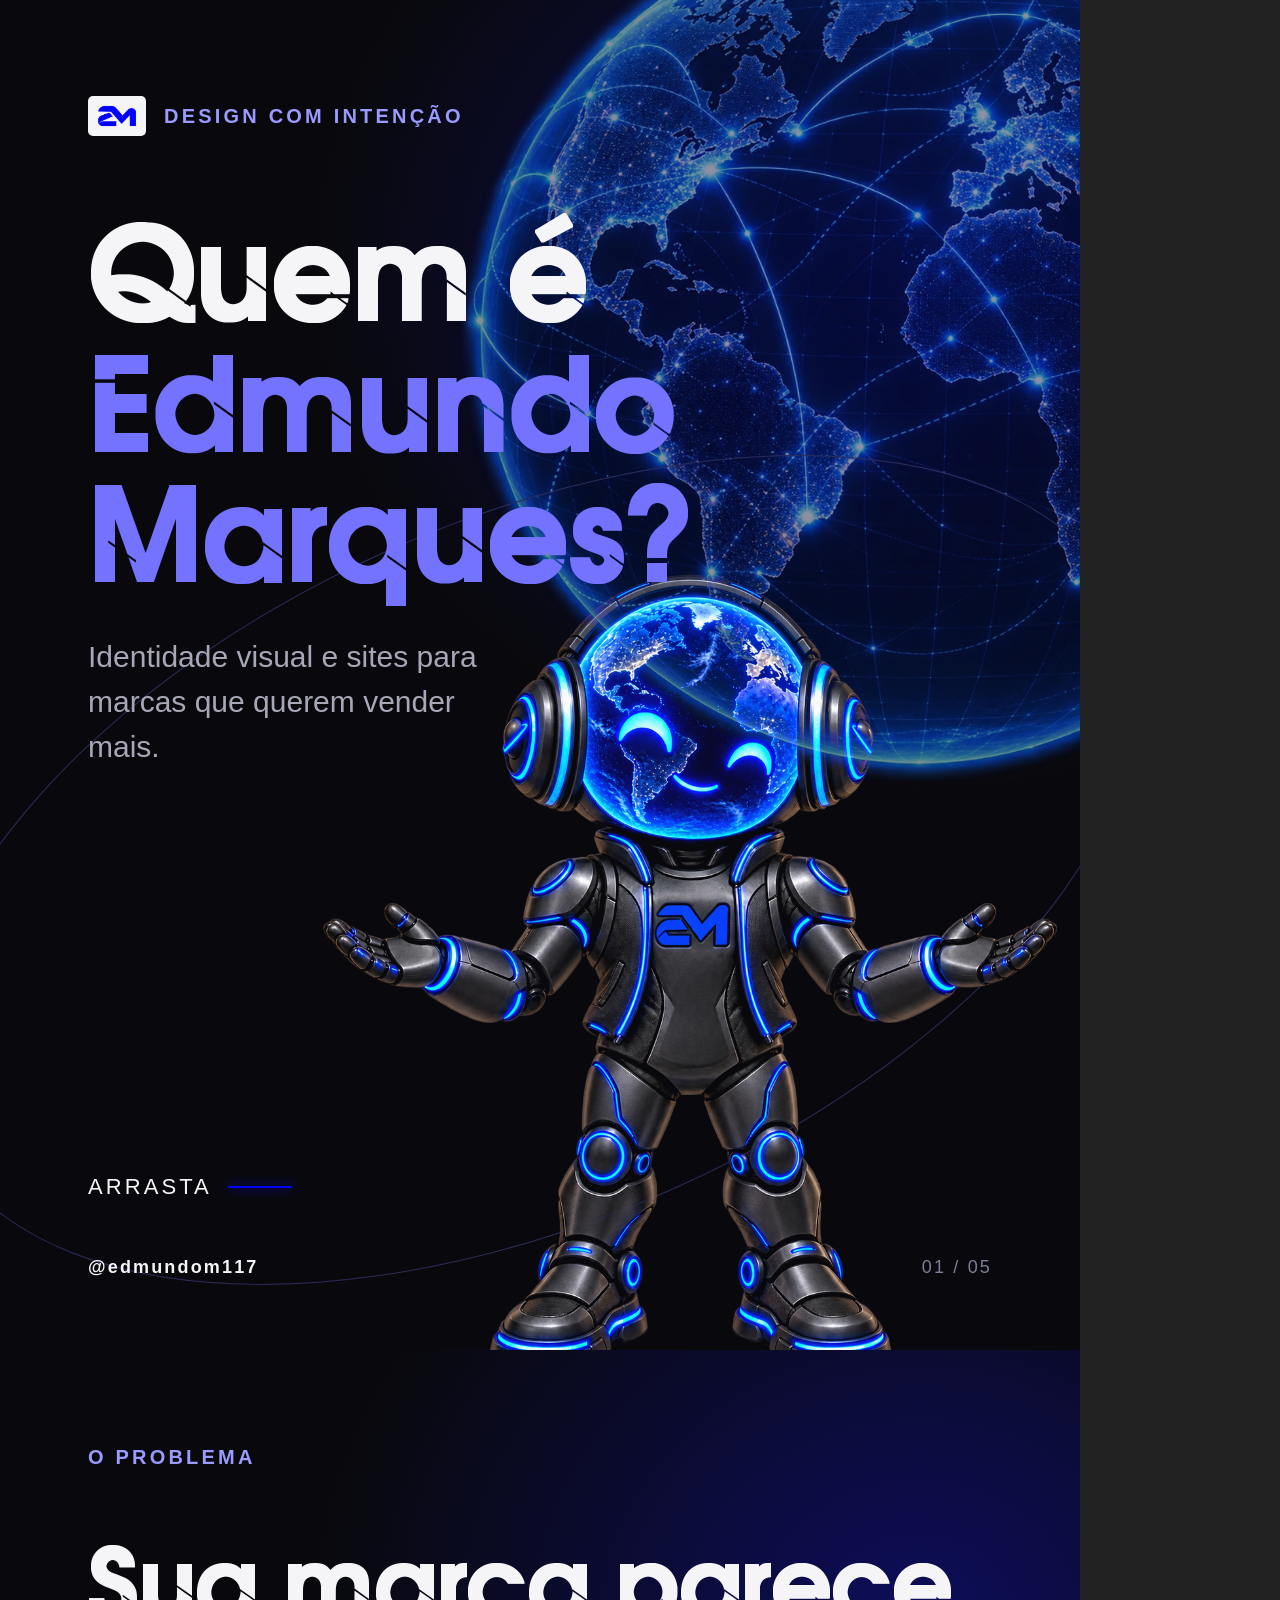
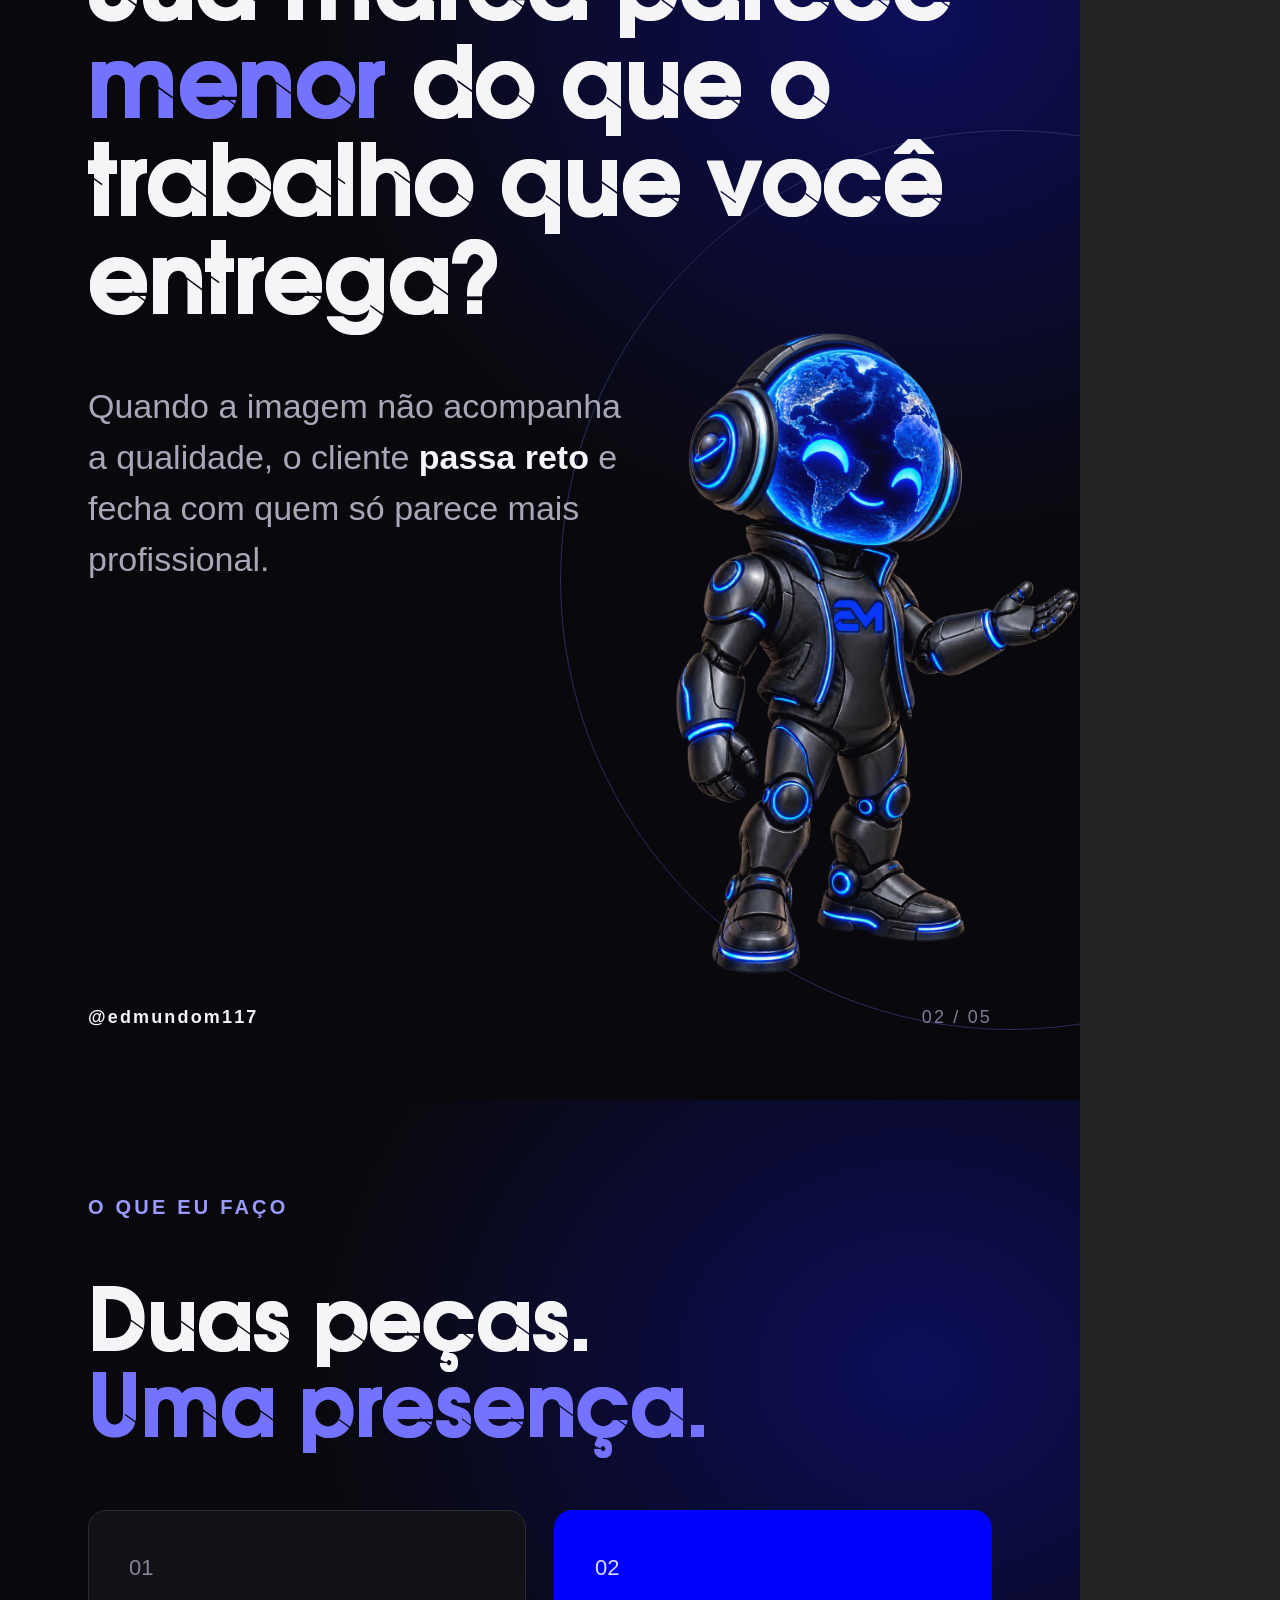
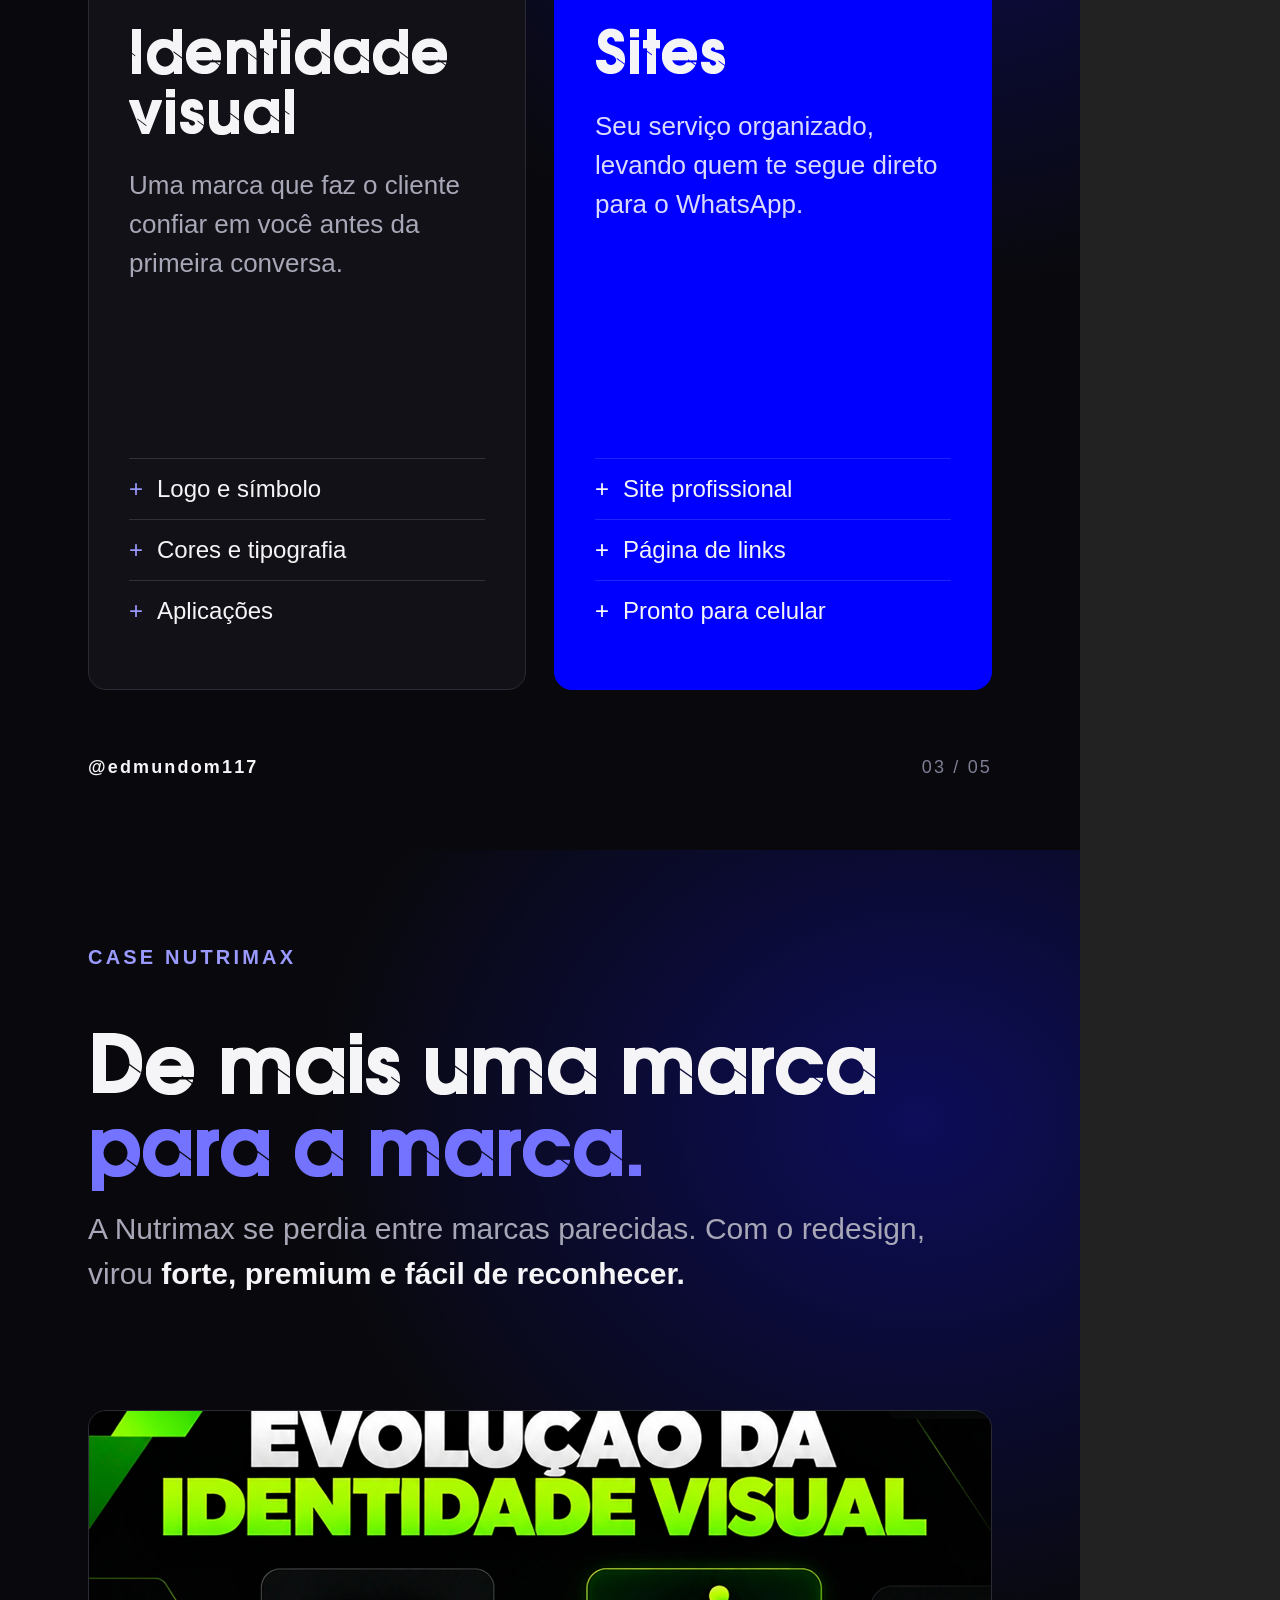
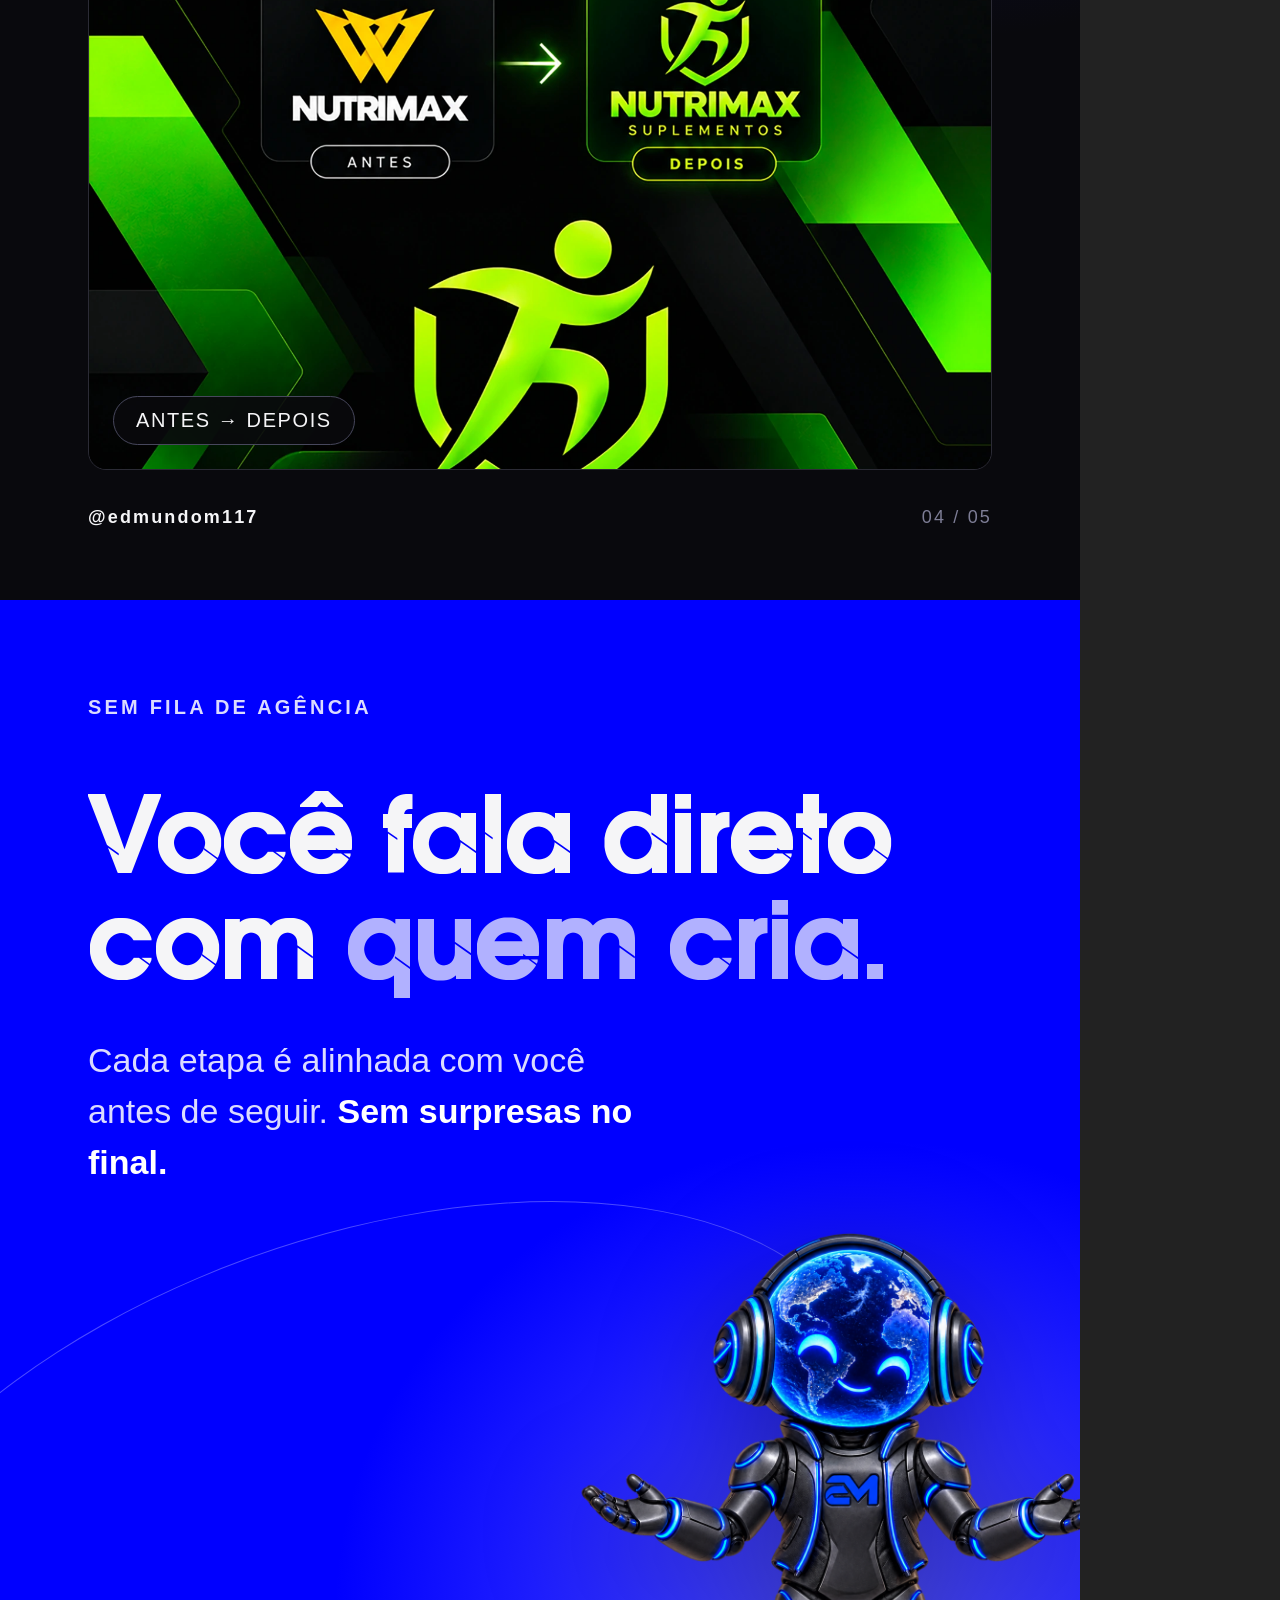
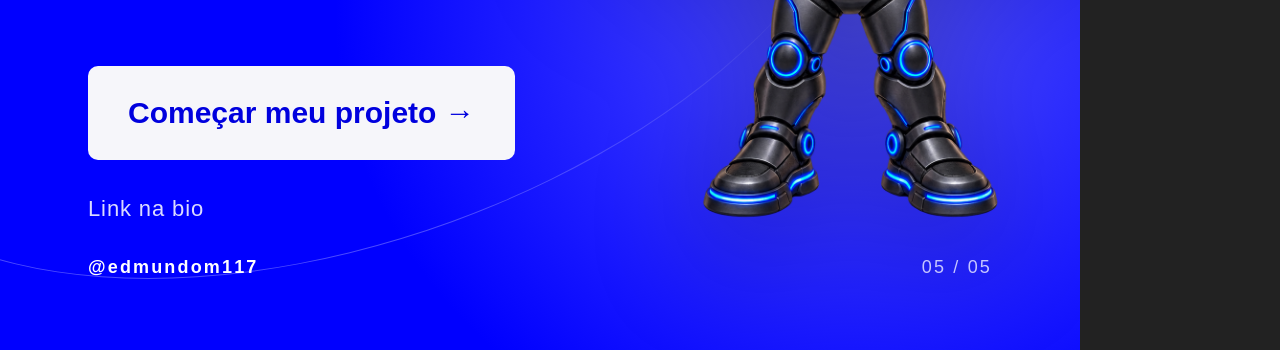
<file: instagram/carrossel-quem-e/slides.html>
<!doctype html>
<html lang="pt-BR">
<head>
<meta charset="utf-8">
<style>
@font-face{font-family:'EM Corte Display';src:url('../../assets/fonts/EM-Corte-Display-Bold.ttf') format('truetype');font-weight:700}
:root{--blue:#0000ff;--bg:#09090d;--surface:#111117;--text:#f5f5f7;--muted:#a7a7b7;--line:#2b2b35;--accent:#7373ff}
*{box-sizing:border-box;margin:0;padding:0}
body{background:#222;font-family:Arial,Helvetica,sans-serif;color:var(--text)}
.slide{width:1080px;height:1350px;position:relative;overflow:hidden;background:var(--bg);padding:96px 88px}
.slide::before{content:'';position:absolute;inset:0;background:radial-gradient(ellipse 80% 55% at 85% 20%,#0d0d5a 0%,transparent 70%);z-index:0}
.slide>*{position:relative;z-index:1}
h1,h2{font-family:'EM Corte Display',Arial,sans-serif;font-weight:700;letter-spacing:-.025em;line-height:1.02}
.eyebrow{font-size:20px;letter-spacing:.16em;font-weight:700;color:#9a9aff;display:flex;align-items:center;gap:18px}
.eyebrow img{width:58px;background:#f5f5f7;border-radius:5px;padding:9px}
.foot{position:absolute;left:88px;right:88px;bottom:72px;display:flex;justify-content:space-between;align-items:center;font-size:18px;letter-spacing:.12em;color:#7d7d95;z-index:2}
.foot b{color:var(--text);font-weight:700}
.orbit{position:absolute;border:1.5px solid #2c2c5c;border-radius:50%;z-index:0}
p.lead{font-size:34px;line-height:1.5;color:var(--muted)}
p.lead strong{color:var(--text);font-weight:700}
.blue{color:var(--accent)}

/* 1 capa */
.s1 .globe{position:absolute;width:980px;right:-330px;top:-150px;opacity:.55;z-index:0}
.s1 h1{font-size:128px;margin-top:70px}
.s1 h1 span{color:var(--accent)}
.s1 .robot{position:absolute;width:820px;left:280px;bottom:-40px;mix-blend-mode:lighten;z-index:1}
.s1 .sub{font-size:30px;line-height:1.5;color:var(--muted);margin-top:36px;max-width:430px}
.s1 .swipe{position:absolute;left:88px;bottom:150px;font-size:22px;letter-spacing:.14em;color:var(--text);display:flex;gap:16px;align-items:center;z-index:2}
.s1 .swipe i{display:inline-block;width:64px;height:2px;background:var(--blue);box-shadow:0 0 12px var(--blue)}

/* 2 dor */
.s2 h2{font-size:96px;margin:64px 0 56px}
.s2 h2 span{color:var(--accent)}
.s2 .robot{position:absolute;width:440px;right:-10px;bottom:110px;mix-blend-mode:lighten}
.s2 p.lead{max-width:560px}

/* 3 servicos */
.s3 h2{font-size:84px;margin:56px 0 64px}
.cards{display:grid;grid-template-columns:1fr 1fr;gap:28px}
.card{border:1.5px solid var(--line);border-radius:18px;background:var(--surface);padding:44px 40px 48px;min-height:780px;display:flex;flex-direction:column}
.card.web{background:var(--blue);border-color:var(--blue)}
.card .num{font-size:22px;color:#858599}
.card.web .num{color:#dbdbff}
.card h3{font-family:'EM Corte Display',Arial,sans-serif;font-size:58px;line-height:1.02;margin:40px 0 26px}
.card p{font-size:26px;line-height:1.5;color:var(--muted)}
.card.web p{color:#dbdbff}
.card ul{list-style:none;margin-top:auto}
.card li{border-top:1px solid #ffffff22;padding:16px 0;font-size:24px;display:flex;gap:14px}
.card li::before{content:'+';color:#9999ff}
.card.web li::before{color:#fff}

/* 4 case */
.s4 h2{font-size:80px;margin:52px 0 22px}
.s4 p.lead{font-size:30px;max-width:840px}
.s4 .board{position:absolute;left:88px;right:88px;top:560px;height:660px;border-radius:18px;overflow:hidden;border:1.5px solid var(--line)}
.s4 .board img{width:100%;height:100%;object-fit:cover;object-position:center 22%}
.s4 .tag{position:absolute;left:24px;bottom:24px;background:#09090de6;border:1px solid #47475c;border-radius:30px;padding:12px 22px;font-size:20px;letter-spacing:.08em}

/* 5 cta */
.s5{background:var(--blue)}
.s5::before{background:radial-gradient(ellipse 70% 50% at 80% 75%,#5050ff 0%,transparent 70%)}
.s5 .eyebrow{color:#dbdbff}
.s5 h2{font-size:104px;margin:60px 0 44px}
.s5 h2 span{color:#b1b1ff}
.s5 p.lead{color:#dbdbff;max-width:560px}
.s5 p.lead strong{color:#fff}
.s5 .robot{position:absolute;width:600px;right:-70px;bottom:120px;filter:drop-shadow(0 30px 60px #0000004d)}
.s5 .btn{position:absolute;left:88px;bottom:190px;background:#f6f6fa;color:#0000de;border-radius:10px;padding:30px 40px;font-size:30px;font-weight:700;z-index:2}
.s5 .link{position:absolute;left:88px;bottom:128px;font-size:22px;color:#dbdbff;letter-spacing:.04em;z-index:2}
.s5 .foot{color:#c5c5ff}
.s5 .foot b{color:#fff}
.s5 .orbit{border-color:#4a4aff}
</style>
</head>
<body>

<section class="slide s1" id="s1">
  <img class="globe" src="../../assets/globo-holografico.webp" alt="">
  <div class="orbit" style="width:1300px;height:700px;left:-120px;top:520px;transform:rotate(-24deg)"></div>
  <div class="eyebrow"><img src="../../assets/simbolo.png" alt="">DESIGN COM INTENÇÃO</div>
  <h1>Quem é<br><span>Edmundo<br>Marques?</span></h1>
  <p class="sub">Identidade visual e sites para marcas que querem vender mais.</p>
  <img class="robot" src="../../assets/robo-servicos.png" alt="">
  <div class="swipe">ARRASTA <i></i></div>
  <div class="foot"><span><b>@edmundom117</b></span><span>01 / 05</span></div>
</section>

<section class="slide s2" id="s2">
  <div class="orbit" style="width:900px;height:900px;right:-380px;top:380px"></div>
  <div class="eyebrow">O PROBLEMA</div>
  <h2>Sua marca parece <span>menor</span> do que o trabalho que você entrega?</h2>
  <p class="lead">Quando a imagem não acompanha a qualidade, o cliente <strong>passa reto</strong> e fecha com quem só parece mais profissional.</p>
  <img class="robot" src="../../assets/robo.webp" alt="">
  <div class="foot"><span><b>@edmundom117</b></span><span>02 / 05</span></div>
</section>

<section class="slide s3" id="s3">
  <div class="eyebrow">O QUE EU FAÇO</div>
  <h2>Duas peças.<br><span class="blue">Uma presença.</span></h2>
  <div class="cards">
    <div class="card">
      <span class="num">01</span>
      <h3>Identidade visual</h3>
      <p>Uma marca que faz o cliente confiar em você antes da primeira conversa.</p>
      <ul><li>Logo e símbolo</li><li>Cores e tipografia</li><li>Aplicações</li></ul>
    </div>
    <div class="card web">
      <span class="num">02</span>
      <h3>Sites</h3>
      <p>Seu serviço organizado, levando quem te segue direto para o WhatsApp.</p>
      <ul><li>Site profissional</li><li>Página de links</li><li>Pronto para celular</li></ul>
    </div>
  </div>
  <div class="foot"><span><b>@edmundom117</b></span><span>03 / 05</span></div>
</section>

<section class="slide s4" id="s4">
  <div class="eyebrow">CASE NUTRIMAX</div>
  <h2>De mais uma marca <span class="blue">para a marca.</span></h2>
  <p class="lead">A Nutrimax se perdia entre marcas parecidas. Com o redesign, virou <strong>forte, premium e fácil de reconhecer.</strong></p>
  <div class="board"><img src="../../assets/nutrimax-case-1.webp" alt=""><span class="tag">ANTES → DEPOIS</span></div>
  <div class="foot"><span><b>@edmundom117</b></span><span>04 / 05</span></div>
</section>

<section class="slide s5" id="s5">
  <div class="orbit" style="width:1100px;height:600px;left:-200px;top:640px;transform:rotate(-20deg)"></div>
  <div class="eyebrow">SEM FILA DE AGÊNCIA</div>
  <h2>Você fala direto com <span>quem cria.</span></h2>
  <p class="lead">Cada etapa é alinhada com você antes de seguir. <strong>Sem surpresas no final.</strong></p>
  <img class="robot" src="../../assets/robo-servicos.png" alt="">
  <div class="btn">Começar meu projeto →</div>
  <div class="link">Link na bio</div>
  <div class="foot"><span><b>@edmundom117</b></span><span>05 / 05</span></div>
</section>

</body>
</html>
</file>
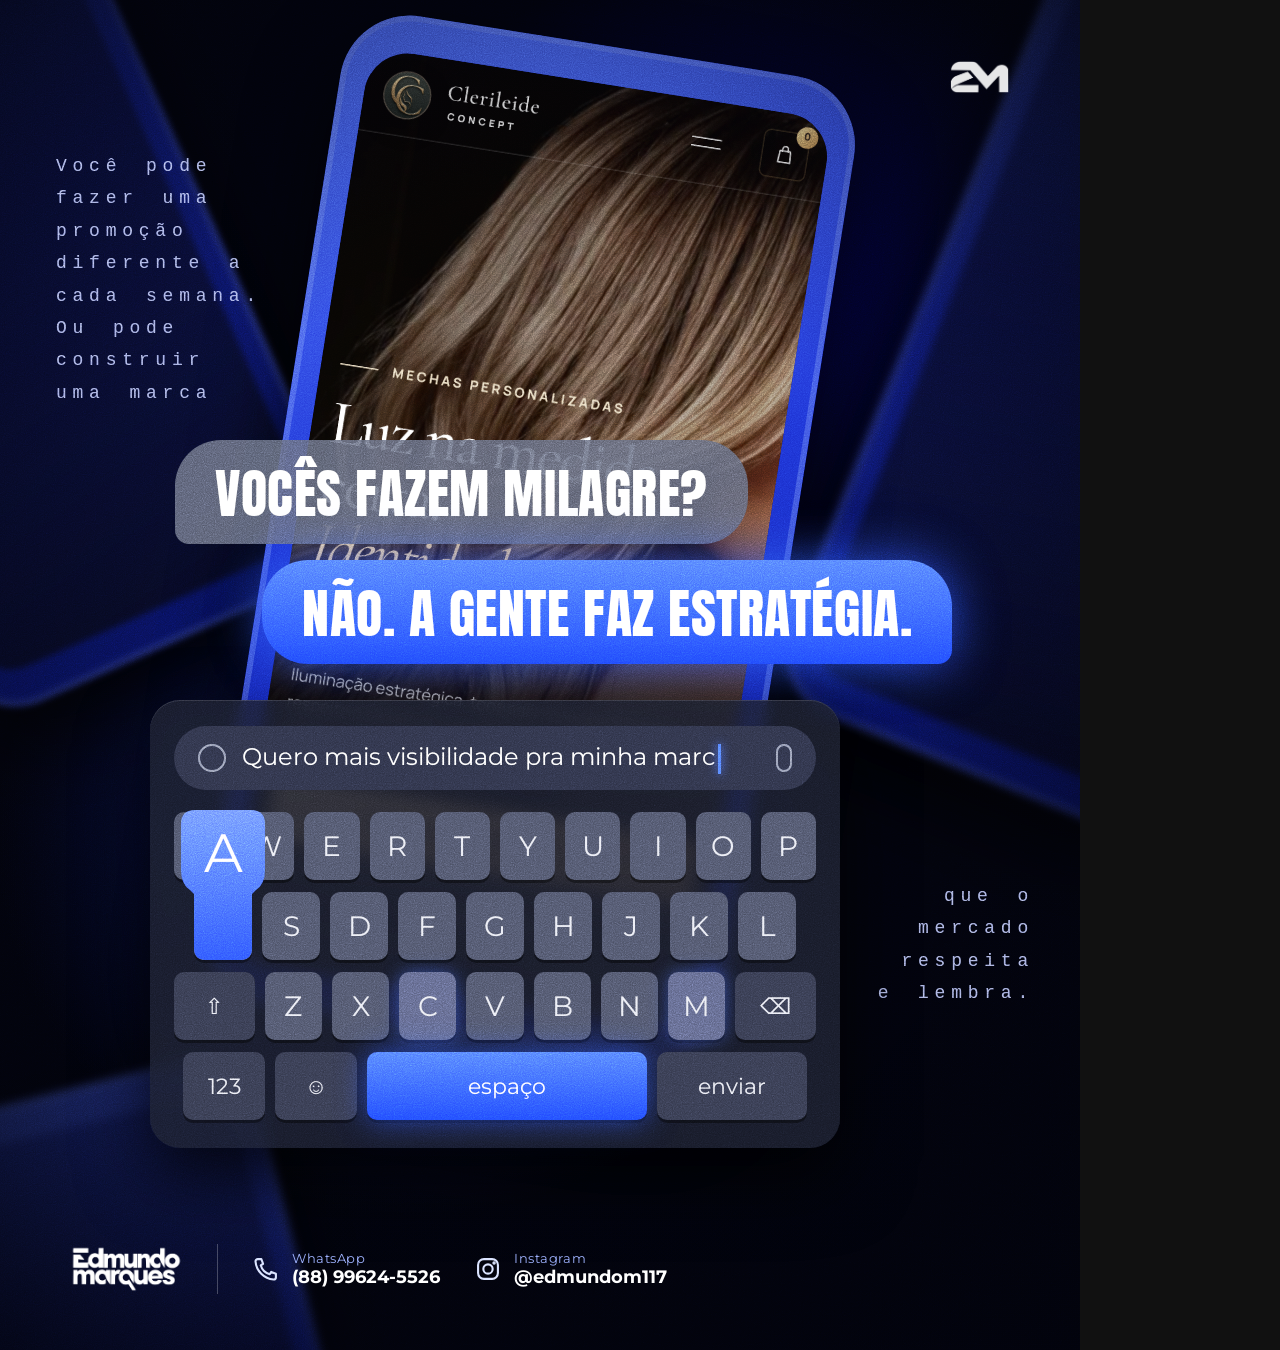
<file: instagram/post-milagre/post.html>
<!doctype html>
<html lang="pt-BR">
<head>
<meta charset="utf-8">
<style>
@font-face{font-family:'Anton';src:url('../carrossel-quem-e/fonts/anton.woff2') format('woff2')}
@font-face{font-family:'Montserrat';src:url('../carrossel-quem-e/fonts/montserrat.woff2') format('woff2');font-weight:100 900}
*{box-sizing:border-box;margin:0;padding:0}
body{background:#111}
.post{width:1080px;height:1350px;position:relative;overflow:hidden;background:#02030c;font-family:'Montserrat',Arial,sans-serif;color:#fff}
.glow{position:absolute;inset:0;background:
  radial-gradient(ellipse 55% 40% at 38% 62%,#1f3dff55 0%,transparent 70%),
  radial-gradient(ellipse 50% 35% at 70% 20%,#0000ff40 0%,transparent 70%)}

/* celulares ao fundo */
.phone{position:absolute;border-radius:70px;background:linear-gradient(160deg,#4d6bff,#1b2fd0 45%,#0a1680);box-shadow:inset 0 0 0 6px #7b93ff55,0 40px 80px #000c}
.phone .screen{position:absolute;inset:38px 26px;border-radius:44px;background:linear-gradient(170deg,#2a40c8 0%,#121c78 40%,#070b30 100%);overflow:hidden}
.phone .screen::before{content:'';position:absolute;inset:0;background:repeating-linear-gradient(0deg,#ffffff06 0 2px,transparent 2px 4px)}
.phone .bar{position:absolute;left:28px;right:28px;top:22px;display:flex;justify-content:space-between;font-size:20px;color:#8fa4ff99;font-weight:700}
.phone .lbl{position:absolute;top:70px;left:30px;right:30px;display:flex;justify-content:space-between;font-size:22px;color:#8fa4ff66;font-weight:700}
.p1{width:520px;height:1000px;left:270px;top:40px;transform:rotate(9deg)}
.p2{width:420px;height:840px;left:-210px;top:-160px;transform:rotate(-24deg);filter:blur(3px) brightness(.6)}
.p3{width:420px;height:860px;right:-250px;top:-60px;transform:rotate(22deg);filter:blur(4px) brightness(.55)}
.p4{width:480px;height:900px;left:-120px;bottom:-640px;transform:rotate(-14deg);filter:blur(5px) brightness(.5)}

.phone .screen.site img{width:100%;height:100%;object-fit:cover;object-position:top;display:block}
.phone .screen.site::before{z-index:1;background:linear-gradient(180deg,transparent 55%,#02030c99)}
.k{position:relative}
.input .typed{color:#fff}
.input .caret{display:inline-block;width:3px;height:30px;background:#4f78ff;box-shadow:0 0 10px #4f78ff;margin-left:2px;vertical-align:middle}
.k.press{background:#6f7690}
.k.press .pop{position:absolute;left:50%;bottom:0;transform:translateX(-50%);width:84px;height:150px;
  background:linear-gradient(180deg,#6a8cff 0%,#2c50ff 100%);font-size:54px;color:#fff;text-align:center;padding-top:16px;line-height:1;
  clip-path:path('M14 0 H70 Q84 0 84 14 V60 Q84 74 75 80 L71 84 Q71 84 71 96 V138 Q71 150 59 150 H25 Q13 150 13 138 V96 Q13 84 13 84 L9 80 Q0 74 0 60 V14 Q0 0 14 0 Z');
  filter:drop-shadow(0 0 22px #2f5bff);z-index:3}
.k.recent{background:#5a6080;box-shadow:0 0 18px #4f78ff66,0 3px 0 #0006}
/* mao estilizada / vinheta */
.shade{position:absolute;inset:0;background:radial-gradient(ellipse 85% 75% at 50% 48%,transparent 40%,#01020a 100%)}

/* conversa */
.bubble{position:absolute;font-family:'Anton',sans-serif;text-transform:uppercase;letter-spacing:.01em;line-height:1;border-radius:46px;padding:26px 40px 24px;white-space:nowrap}
.q{left:175px;top:440px;font-size:54px;background:#5d6274e6;color:#fff;border-bottom-left-radius:14px}
.a{left:262px;top:560px;font-size:54px;background:linear-gradient(180deg,#4f78ff,#1f45ff);color:#fff;border-bottom-right-radius:14px;box-shadow:0 0 50px #2f5bffaa}
.typing{position:absolute;left:205px;top:425px;font-size:16px;color:#9aa6d6;letter-spacing:.06em}

/* teclado */
.kb{position:absolute;left:150px;top:700px;width:690px;padding:26px 24px 28px;border-radius:30px;background:#1a1d2bdd;backdrop-filter:blur(8px);box-shadow:0 30px 70px #000c,inset 0 1px 0 #ffffff1a}
.input{display:flex;align-items:center;gap:16px;height:64px;border-radius:32px;background:#2c3044;padding:0 24px;font-size:24px;color:#8c93ad;margin-bottom:22px}
.input .ic{width:28px;height:28px;border:2px solid #8c93ad;border-radius:50%}
.input .mic{margin-left:auto;width:16px;height:28px;border:2px solid #8c93ad;border-radius:9px}
.row{display:flex;justify-content:center;gap:10px;margin-top:12px}
.k{width:58px;height:68px;border-radius:10px;background:#4a4f63;display:grid;place-items:center;font-size:28px;color:#e8eaf4;box-shadow:0 3px 0 #0006}
.k.w{width:82px;font-size:22px;background:#33374a}
.k.space{width:280px;background:linear-gradient(180deg,#4f78ff,#1f45ff);font-size:22px;color:#fff;box-shadow:0 0 30px #2f5bff88,0 3px 0 #0006}
.k.ret{width:150px;font-size:22px;background:#33374a}

/* texto lateral em monoespacada */
.side{position:absolute;font-family:'Courier New',monospace;font-size:18px;line-height:1.8;color:#b8c3ff;letter-spacing:.32em;word-spacing:.4em;opacity:.85}
.s-left{left:56px;top:150px;width:220px}
.s-right{right:46px;top:880px;width:170px;text-align:right}

/* granulado */
.grain{position:absolute;inset:0;mix-blend-mode:overlay;opacity:.9}

/* rodape */
.foot{position:absolute;left:70px;right:70px;bottom:56px;display:flex;align-items:center;gap:34px;z-index:5}
.foot .logo{height:48px;filter:brightness(0) invert(1)}
.foot .sep{width:1.5px;height:50px;background:#ffffff40}
.foot .info{display:flex;align-items:center;gap:12px;font-size:18px;line-height:1.25;color:#dbe4ff}
.foot .info small{display:block;font-size:13px;color:#9fb3ff;letter-spacing:.04em}
.foot .info b{color:#fff}
.foot svg{width:28px;height:28px}
.mark{position:absolute;top:60px;right:70px;height:34px;filter:brightness(0) invert(1);opacity:.9;z-index:5}
</style>
</head>
<body>
<svg width="0" height="0" style="position:absolute">
  <symbol id="phone" viewBox="0 0 24 24"><path fill="none" stroke="currentColor" stroke-width="1.8" stroke-linecap="round" stroke-linejoin="round" d="M5 3.5h3l1.5 4-2 1.3a11 11 0 0 0 7.7 7.7l1.3-2 4 1.5v3a2 2 0 0 1-2 2A17 17 0 0 1 3 5.5a2 2 0 0 1 2-2z"/></symbol>
  <symbol id="ig" viewBox="0 0 24 24"><g fill="none" stroke="currentColor" stroke-width="1.8"><rect x="3.5" y="3.5" width="17" height="17" rx="5"/><circle cx="12" cy="12" r="4"/><circle cx="17.2" cy="6.8" r=".6" fill="currentColor"/></g></symbol>
</svg>

<section class="post" id="post">
  <div class="glow"></div>
  <div class="phone p2"><div class="screen"></div></div>
  <div class="phone p3"><div class="screen"></div></div>
  <div class="phone p4"><div class="screen"></div></div>
  <div class="phone p1"><div class="screen site"><img src="clerileide-mobile.png" alt=""></div></div>
  <div class="shade"></div>

  <div class="side s-left">Você pode fazer uma promoção diferente a cada semana. Ou pode construir uma marca</div>
  <div class="side s-right">que o mercado respeita e lembra.</div>

  <div class="bubble q">Vocês fazem milagre?</div>
  <div class="bubble a">Não. A gente faz estratégia.</div>

  <div class="kb">
    <div class="input"><span class="ic"></span><span><span class="typed">Quero mais visibilidade pra minha marc</span><span class="caret"></span></span><span class="mic"></span></div>
    <div class="row"><span class="k">Q</span><span class="k">W</span><span class="k">E</span><span class="k">R</span><span class="k">T</span><span class="k">Y</span><span class="k">U</span><span class="k">I</span><span class="k">O</span><span class="k">P</span></div>
    <div class="row"><span class="k press">A<span class="pop">A</span></span><span class="k">S</span><span class="k">D</span><span class="k">F</span><span class="k">G</span><span class="k">H</span><span class="k">J</span><span class="k">K</span><span class="k">L</span></div>
    <div class="row"><span class="k w">⇧</span><span class="k">Z</span><span class="k">X</span><span class="k recent">C</span><span class="k">V</span><span class="k">B</span><span class="k">N</span><span class="k recent">M</span><span class="k w">⌫</span></div>
    <div class="row"><span class="k w">123</span><span class="k w">☺</span><span class="k space">espaço</span><span class="k ret">enviar</span></div>
  </div>

  <svg class="grain" width="1080" height="1350"><filter id="n"><feTurbulence type="fractalNoise" baseFrequency=".9" numOctaves="3" stitchTiles="stitch"/><feColorMatrix type="saturate" values="0"/></filter><rect width="100%" height="100%" filter="url(#n)"/></svg>

  <img class="mark" src="../../assets/simbolo.png" alt="">
  <div class="foot">
    <img class="logo" src="../../assets/logo.png" alt="Edmundo Marques">
    <span class="sep"></span>
    <span class="info"><svg><use href="#phone"/></svg><span><small>WhatsApp</small><b>(88) 99624-5526</b></span></span>
    <span class="info"><svg><use href="#ig"/></svg><span><small>Instagram</small><b>@edmundom117</b></span></span>
  </div>
</section>
</body>
</html>
</file>
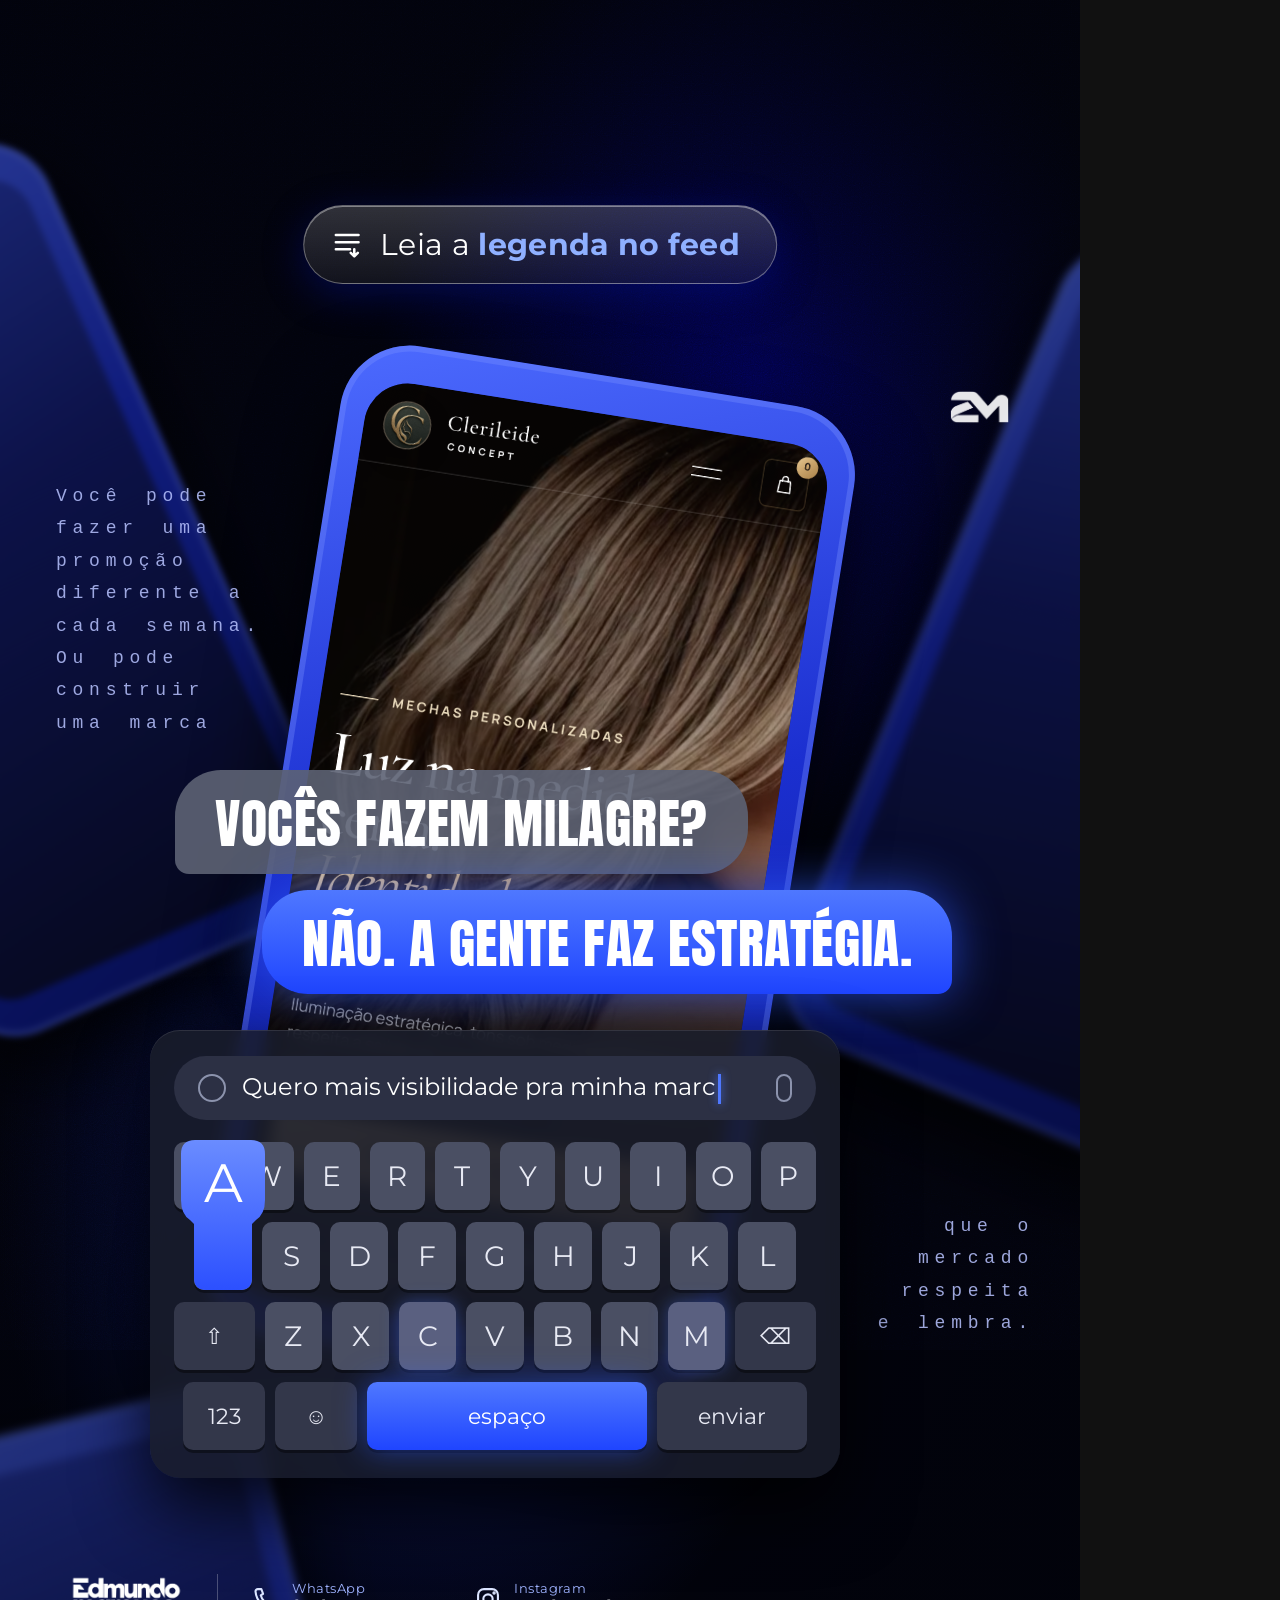
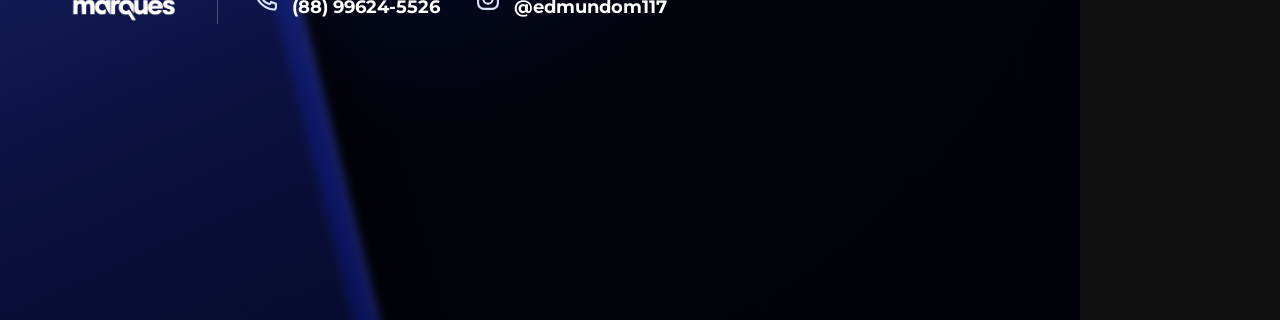
<file: instagram/post-milagre/story.html>
<!doctype html>
<html lang="pt-BR">
<head>
<meta charset="utf-8">
<style>
@font-face{font-family:'Anton';src:url('../carrossel-quem-e/fonts/anton.woff2') format('woff2')}
@font-face{font-family:'Montserrat';src:url('../carrossel-quem-e/fonts/montserrat.woff2') format('woff2');font-weight:100 900}
*{box-sizing:border-box;margin:0;padding:0}
body{background:#111}
.post{width:1080px;height:1920px;position:relative;overflow:hidden;background:#02030c;font-family:'Montserrat',Arial,sans-serif;color:#fff}
.glow{position:absolute;inset:0;background:
  radial-gradient(ellipse 55% 40% at 38% 62%,#1f3dff55 0%,transparent 70%),
  radial-gradient(ellipse 50% 35% at 70% 20%,#0000ff40 0%,transparent 70%)}

/* celulares ao fundo */
.phone{position:absolute;border-radius:70px;background:linear-gradient(160deg,#4d6bff,#1b2fd0 45%,#0a1680);box-shadow:inset 0 0 0 6px #7b93ff55,0 40px 80px #000c}
.phone .screen{position:absolute;inset:38px 26px;border-radius:44px;background:linear-gradient(170deg,#2a40c8 0%,#121c78 40%,#070b30 100%);overflow:hidden}
.phone .screen::before{content:'';position:absolute;inset:0;background:repeating-linear-gradient(0deg,#ffffff06 0 2px,transparent 2px 4px)}
.phone .bar{position:absolute;left:28px;right:28px;top:22px;display:flex;justify-content:space-between;font-size:20px;color:#8fa4ff99;font-weight:700}
.phone .lbl{position:absolute;top:70px;left:30px;right:30px;display:flex;justify-content:space-between;font-size:22px;color:#8fa4ff66;font-weight:700}
.p1{width:520px;height:1000px;left:270px;top:40px;transform:rotate(9deg)}
.p2{width:420px;height:840px;left:-210px;top:-160px;transform:rotate(-24deg);filter:blur(3px) brightness(.6)}
.p3{width:420px;height:860px;right:-250px;top:-60px;transform:rotate(22deg);filter:blur(4px) brightness(.55)}
.p4{width:480px;height:900px;left:-120px;bottom:-640px;transform:rotate(-14deg);filter:blur(5px) brightness(.5)}

.phone .screen.site img{width:100%;height:100%;object-fit:cover;object-position:top;display:block}
.phone .screen.site::before{z-index:1;background:linear-gradient(180deg,transparent 55%,#02030c99)}
.k{position:relative}
.input .typed{color:#fff}
.input .caret{display:inline-block;width:3px;height:30px;background:#4f78ff;box-shadow:0 0 10px #4f78ff;margin-left:2px;vertical-align:middle}
.k.press{background:#6f7690}
.k.press .pop{position:absolute;left:50%;bottom:0;transform:translateX(-50%);width:84px;height:150px;
  background:linear-gradient(180deg,#6a8cff 0%,#2c50ff 100%);font-size:54px;color:#fff;text-align:center;padding-top:16px;line-height:1;
  clip-path:path('M14 0 H70 Q84 0 84 14 V60 Q84 74 75 80 L71 84 Q71 84 71 96 V138 Q71 150 59 150 H25 Q13 150 13 138 V96 Q13 84 13 84 L9 80 Q0 74 0 60 V14 Q0 0 14 0 Z');
  filter:drop-shadow(0 0 22px #2f5bff);z-index:3}
.k.recent{background:#5a6080;box-shadow:0 0 18px #4f78ff66,0 3px 0 #0006}
.stage{position:absolute;left:0;top:330px;width:1080px;height:1350px;z-index:1}
.note{position:absolute;left:50%;top:205px;transform:translateX(-50%);z-index:6;display:inline-flex;align-items:center;gap:16px;white-space:nowrap;
  padding:20px 36px 20px 26px;border-radius:60px;background:linear-gradient(180deg,#ffffff2e,#ffffff10);border:1.5px solid #ffffff55;
  box-shadow:inset 0 1px 0 #ffffff66,0 10px 40px #0010a066;font-size:30px;color:#fff;letter-spacing:.01em}
.note b{font-weight:700;color:#8fb0ff}
.note svg{width:34px;height:34px}
/* mao estilizada / vinheta */
.shade{position:absolute;inset:0;background:radial-gradient(ellipse 85% 75% at 50% 48%,transparent 40%,#01020a 100%)}

/* conversa */
.bubble{position:absolute;font-family:'Anton',sans-serif;text-transform:uppercase;letter-spacing:.01em;line-height:1;border-radius:46px;padding:26px 40px 24px;white-space:nowrap}
.q{left:175px;top:440px;font-size:54px;background:#5d6274e6;color:#fff;border-bottom-left-radius:14px}
.a{left:262px;top:560px;font-size:54px;background:linear-gradient(180deg,#4f78ff,#1f45ff);color:#fff;border-bottom-right-radius:14px;box-shadow:0 0 50px #2f5bffaa}
.typing{position:absolute;left:205px;top:425px;font-size:16px;color:#9aa6d6;letter-spacing:.06em}

/* teclado */
.kb{position:absolute;left:150px;top:700px;width:690px;padding:26px 24px 28px;border-radius:30px;background:#1a1d2bdd;backdrop-filter:blur(8px);box-shadow:0 30px 70px #000c,inset 0 1px 0 #ffffff1a}
.input{display:flex;align-items:center;gap:16px;height:64px;border-radius:32px;background:#2c3044;padding:0 24px;font-size:24px;color:#8c93ad;margin-bottom:22px}
.input .ic{width:28px;height:28px;border:2px solid #8c93ad;border-radius:50%}
.input .mic{margin-left:auto;width:16px;height:28px;border:2px solid #8c93ad;border-radius:9px}
.row{display:flex;justify-content:center;gap:10px;margin-top:12px}
.k{width:58px;height:68px;border-radius:10px;background:#4a4f63;display:grid;place-items:center;font-size:28px;color:#e8eaf4;box-shadow:0 3px 0 #0006}
.k.w{width:82px;font-size:22px;background:#33374a}
.k.space{width:280px;background:linear-gradient(180deg,#4f78ff,#1f45ff);font-size:22px;color:#fff;box-shadow:0 0 30px #2f5bff88,0 3px 0 #0006}
.k.ret{width:150px;font-size:22px;background:#33374a}

/* texto lateral em monoespacada */
.side{position:absolute;font-family:'Courier New',monospace;font-size:18px;line-height:1.8;color:#b8c3ff;letter-spacing:.32em;word-spacing:.4em;opacity:.85}
.s-left{left:56px;top:150px;width:220px}
.s-right{right:46px;top:880px;width:170px;text-align:right}

/* granulado */
.grain{position:absolute;inset:0;mix-blend-mode:overlay;opacity:.9}

/* rodape */
.foot{position:absolute;left:70px;right:70px;bottom:56px;display:flex;align-items:center;gap:34px;z-index:5}
.foot .logo{height:48px;filter:brightness(0) invert(1)}
.foot .sep{width:1.5px;height:50px;background:#ffffff40}
.foot .info{display:flex;align-items:center;gap:12px;font-size:18px;line-height:1.25;color:#dbe4ff}
.foot .info small{display:block;font-size:13px;color:#9fb3ff;letter-spacing:.04em}
.foot .info b{color:#fff}
.foot svg{width:28px;height:28px}
.mark{position:absolute;top:60px;right:70px;height:34px;filter:brightness(0) invert(1);opacity:.9;z-index:5}
</style>
</head>
<body>
<svg width="0" height="0" style="position:absolute">
  <symbol id="phone" viewBox="0 0 24 24"><path fill="none" stroke="currentColor" stroke-width="1.8" stroke-linecap="round" stroke-linejoin="round" d="M5 3.5h3l1.5 4-2 1.3a11 11 0 0 0 7.7 7.7l1.3-2 4 1.5v3a2 2 0 0 1-2 2A17 17 0 0 1 3 5.5a2 2 0 0 1 2-2z"/></symbol>
  <symbol id="ig" viewBox="0 0 24 24"><g fill="none" stroke="currentColor" stroke-width="1.8"><rect x="3.5" y="3.5" width="17" height="17" rx="5"/><circle cx="12" cy="12" r="4"/><circle cx="17.2" cy="6.8" r=".6" fill="currentColor"/></g></symbol>
</svg>

<section class="post" id="post">
  <div class="note"><svg viewBox="0 0 24 24"><g fill="none" stroke="currentColor" stroke-width="1.8" stroke-linecap="round" stroke-linejoin="round"><path d="M4 5h16M4 10h16M4 15h10"/><path d="M17 15v5m0 0l-2.5-2.5M17 20l2.5-2.5"/></g></svg><span>Leia a <b>legenda no feed</b></span></div>
  <div class="glow"></div>
  <div class="shade"></div>
  <div class="stage">
  <div class="phone p2"><div class="screen"></div></div>
  <div class="phone p3"><div class="screen"></div></div>
  <div class="phone p4"><div class="screen"></div></div>
  <div class="phone p1"><div class="screen site"><img src="clerileide-mobile.png" alt=""></div></div>
  
  <div class="side s-left">Você pode fazer uma promoção diferente a cada semana. Ou pode construir uma marca</div>
  <div class="side s-right">que o mercado respeita e lembra.</div>

  <div class="bubble q">Vocês fazem milagre?</div>
  <div class="bubble a">Não. A gente faz estratégia.</div>

  <div class="kb">
    <div class="input"><span class="ic"></span><span><span class="typed">Quero mais visibilidade pra minha marc</span><span class="caret"></span></span><span class="mic"></span></div>
    <div class="row"><span class="k">Q</span><span class="k">W</span><span class="k">E</span><span class="k">R</span><span class="k">T</span><span class="k">Y</span><span class="k">U</span><span class="k">I</span><span class="k">O</span><span class="k">P</span></div>
    <div class="row"><span class="k press">A<span class="pop">A</span></span><span class="k">S</span><span class="k">D</span><span class="k">F</span><span class="k">G</span><span class="k">H</span><span class="k">J</span><span class="k">K</span><span class="k">L</span></div>
    <div class="row"><span class="k w">⇧</span><span class="k">Z</span><span class="k">X</span><span class="k recent">C</span><span class="k">V</span><span class="k">B</span><span class="k">N</span><span class="k recent">M</span><span class="k w">⌫</span></div>
    <div class="row"><span class="k w">123</span><span class="k w">☺</span><span class="k space">espaço</span><span class="k ret">enviar</span></div>
  </div>

    <img class="mark" src="../../assets/simbolo.png" alt="">
  <div class="foot">
    <img class="logo" src="../../assets/logo.png" alt="Edmundo Marques">
    <span class="sep"></span>
    <span class="info"><svg><use href="#phone"/></svg><span><small>WhatsApp</small><b>(88) 99624-5526</b></span></span>
    <span class="info"><svg><use href="#ig"/></svg><span><small>Instagram</small><b>@edmundom117</b></span></span>
  </div>
  </div>
  <svg class="grain" width="1080" height="1350"><filter id="n"><feTurbulence type="fractalNoise" baseFrequency=".9" numOctaves="3" stitchTiles="stitch"/><feColorMatrix type="saturate" values="0"/></filter><rect width="100%" height="100%" filter="url(#n)"/></svg>

  </section>
</body>
</html>
</file>
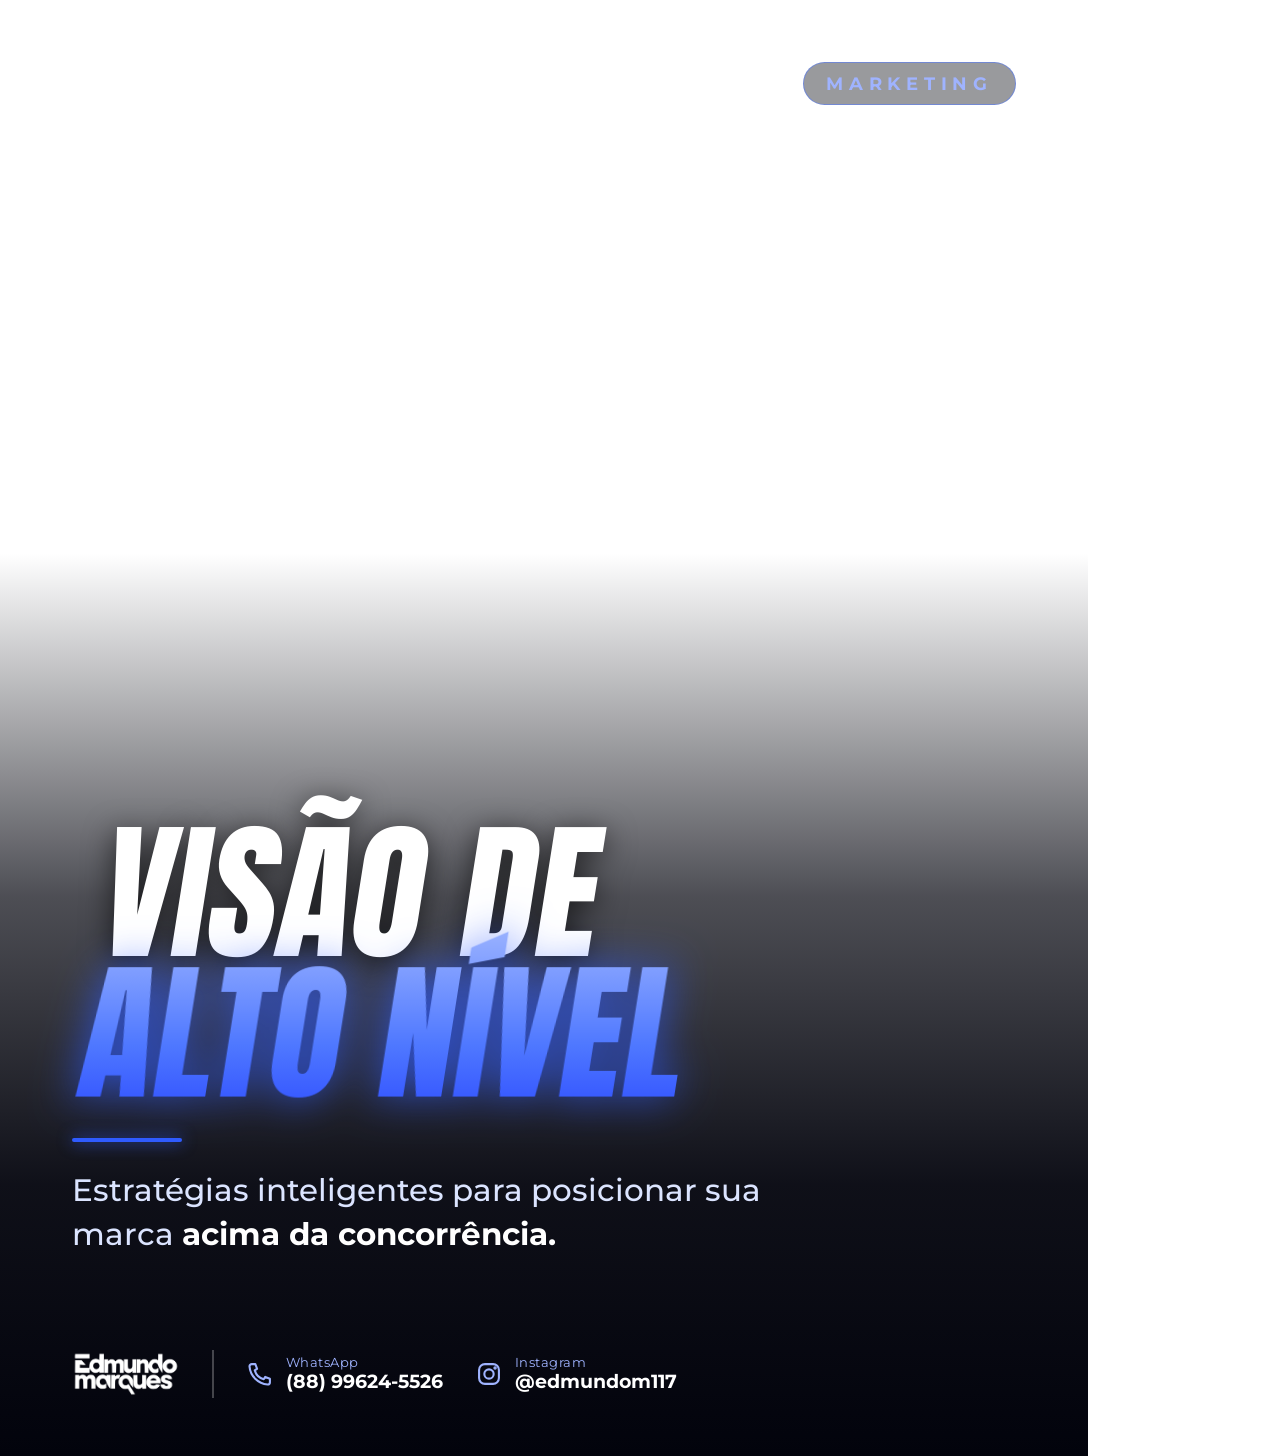
<file: instagram/serie-mkt/overlay.html>
<!doctype html>
<html lang="pt-BR">
<head>
<meta charset="utf-8">
<style>
@font-face{font-family:'Anton';src:url('../carrossel-quem-e/fonts/anton.woff2') format('woff2')}
@font-face{font-family:'Montserrat';src:url('../carrossel-quem-e/fonts/montserrat.woff2') format('woff2');font-weight:100 900}
*{box-sizing:border-box;margin:0;padding:0}
html,body{background:transparent}
.post{width:1088px;height:1456px;position:relative;overflow:hidden;font-family:'Montserrat',Arial,sans-serif;color:#fff;background-size:cover;background-position:center}

/* escurecimento para leitura */
.fade{position:absolute;left:0;right:0}
.fade.bottom{bottom:0;height:62%;background:linear-gradient(180deg,#02030c00 0%,#02030cb3 38%,#02030cf2 70%,#02030c 100%)}
.fade.top{top:0;height:52%;background:linear-gradient(0deg,#02030c00 0%,#02030cb3 40%,#02030cf0 100%)}
.fade.fbot{bottom:0;height:22%;background:linear-gradient(180deg,#02030c00,#02030ce6 70%)}
.fade.mid{top:30%;height:42%;background:radial-gradient(ellipse 70% 50% at 50% 50%,#02030ccc 0%,#02030c00 75%)}

/* topo */
.mark{position:absolute;top:58px;left:72px;height:40px;filter:brightness(0) invert(1);opacity:.95}
.tag{position:absolute;top:62px;right:72px;font-size:18px;font-weight:700;letter-spacing:.32em;color:#9fb3ff;border:1.5px solid #4f78ff88;border-radius:40px;padding:10px 22px 9px;background:#02030c66}

/* bloco de texto */
.block{position:absolute;left:72px;right:72px}
.block.bottom{bottom:200px}
.block.top{top:170px}
.block.center{top:45%;transform:translateY(-50%);text-align:center}
.kicker{font-size:20px;font-weight:700;letter-spacing:.3em;color:#7f9bff;margin-bottom:22px}
.kicker b{color:#fff}
h1{font-family:'Anton',sans-serif;font-weight:400;text-transform:uppercase;line-height:.94;font-size:150px;letter-spacing:.005em;transform:skewX(-9deg);transform-origin:left bottom;text-shadow:0 6px 30px #000a}
.center h1{transform-origin:center bottom}
h1 .l{display:block;white-space:nowrap}
h1 .acc{background:linear-gradient(180deg,#9fb6ff 0%,#4f78ff 55%,#2440ff 100%);-webkit-background-clip:text;background-clip:text;color:transparent;filter:drop-shadow(0 0 22px #2f5bffcc);text-shadow:none}
.rule{width:110px;height:4px;background:#2f5bff;box-shadow:0 0 16px #2f5bff;margin:34px 0 26px;border-radius:2px}
.center .rule{margin-left:auto;margin-right:auto}
.sub{font-size:31px;line-height:1.42;color:#dbe4ff;max-width:760px;font-weight:500}
.center .sub{margin:0 auto}
.sub strong{color:#fff;font-weight:700}

/* faixa letreiro */
.ticker{position:absolute;left:-40px;right:-40px;bottom:156px;transform:rotate(-3deg);background:#1f45ff;box-shadow:0 0 40px #2f5bff99;padding:12px 0 10px;white-space:nowrap;overflow:hidden;font-family:'Anton',sans-serif;font-size:30px;letter-spacing:.12em;color:#fff}

/* rodape */
.foot{position:absolute;left:72px;right:72px;bottom:58px;display:flex;align-items:center;gap:32px}
.foot .logo{height:46px;filter:brightness(0) invert(1)}
.foot .sep{width:1.5px;height:48px;background:#ffffff40}
.foot .info{display:flex;align-items:center;gap:12px;font-size:19px;line-height:1.25;color:#dbe4ff}
.foot .info small{display:block;font-size:13px;color:#9fb3ff;letter-spacing:.04em}
.foot .info b{color:#fff}
.foot svg{width:28px;height:28px;color:#9fb3ff}
</style>
</head>
<body>
<svg width="0" height="0" style="position:absolute">
  <symbol id="phone" viewBox="0 0 24 24"><path fill="none" stroke="currentColor" stroke-width="1.8" stroke-linecap="round" stroke-linejoin="round" d="M5 3.5h3l1.5 4-2 1.3a11 11 0 0 0 7.7 7.7l1.3-2 4 1.5v3a2 2 0 0 1-2 2A17 17 0 0 1 3 5.5a2 2 0 0 1 2-2z"/></symbol>
  <symbol id="ig" viewBox="0 0 24 24"><g fill="none" stroke="currentColor" stroke-width="1.8"><rect x="3.5" y="3.5" width="17" height="17" rx="5"/><circle cx="12" cy="12" r="4"/><circle cx="17.2" cy="6.8" r=".6" fill="currentColor"/></g></symbol>
</svg>
<section class="post" id="post"></section>
<script>
const P = [
  {pos:'bottom', tag:'MARKETING', h:['Visão de','<span class="acc">alto nível</span>'], sub:'Estratégias inteligentes para posicionar sua marca <strong>acima da concorrência.</strong>'},
  {pos:'bottom', tag:'REDES SOCIAIS', h:['Amplifique','<span class="acc">sua marca</span>'], sub:'Mais alcance, mais conexão e <strong>mais presença nas redes.</strong>'},
  {pos:'bottom', tag:'ESTRATÉGIA', kicker:'/// <b>Estratégia que impulsiona</b>', h:['MKT','<span class="acc">digital</span>'], size:190},
  {pos:'bottom', tag:'# MARKETING', h:['Nova visão','<span class="acc">digital</span>'], sub:'Estratégias modernas para destacar sua marca <strong>no presente e no futuro.</strong>'},
  {pos:'bottom', tag:'# MARKETING', h:['Explore','<span class="acc">o digital</span>'], sub:'Ideias criativas para levar sua marca <strong>além dos limites.</strong>'},
  {pos:'top', tag:'MARKETING DIGITAL', h:['<span class="acc">Destaque-se</span>'], size:170, sub:'Sua marca não precisa competir. Precisa <strong>aparecer do jeito certo.</strong>', ticker:true},
  {pos:'bottom', tag:'CRESCIMENTO', h:['Impulsione','<span class="acc">sua marca</span>'], sub:'Decole com <strong>estratégia digital.</strong>'},
  {pos:'bottom', tag:'ESTRATÉGIA', h:['Jogue para','<span class="acc">vencer</span>'], sub:'Estratégia certa para liderar no digital e <strong>conquistar novos clientes.</strong>'},
  {pos:'center', tag:'RESULTADOS', h:['Domine','<span class="acc">o digital</span>'], sub:'Conquiste <strong>resultados reais</strong> no digital.'},
  {pos:'bottom', tag:'VENDAS', h:['Entre no jogo','<span class="acc">digital</span>'], size:138, sub:'Sua marca no controle das vendas <strong>com estratégia.</strong>'},
];
const q = new URLSearchParams(location.search);
const n = +(q.get('n')||1), d = P[n-1];
const post = document.getElementById('post');
if (q.get('bg')) post.style.backgroundImage = `url(${q.get('bg')})`;
const fades = d.pos==='bottom' ? '<div class="fade bottom"></div>'
  : d.pos==='top' ? '<div class="fade top"></div><div class="fade fbot"></div>'
  : '<div class="fade mid"></div><div class="fade fbot"></div>';
const ticker = d.ticker ? `<div class="ticker">${'DIGITAL &nbsp;·&nbsp; MARKETING &nbsp;·&nbsp; '.repeat(8)}</div>` : '';
post.innerHTML = `${fades}
  <img class="mark" src="../../assets/simbolo.png" alt="">
  <div class="tag">${d.tag}</div>
  <div class="block ${d.pos}">
    ${d.kicker?`<div class="kicker">${d.kicker}</div>`:''}
    <h1 style="font-size:${d.size||150}px">${d.h.map(l=>`<span class="l">${l}</span>`).join('')}</h1>
    ${d.sub?`<div class="rule"></div><p class="sub">${d.sub}</p>`:''}
  </div>
  ${ticker}
  <div class="foot">
    <img class="logo" src="../../assets/logo.png" alt="Edmundo Marques">
    <span class="sep"></span>
    <span class="info"><svg><use href="#phone"/></svg><span><small>WhatsApp</small><b>(88) 99624-5526</b></span></span>
    <span class="info"><svg><use href="#ig"/></svg><span><small>Instagram</small><b>@edmundom117</b></span></span>
  </div>`;
</script>
</body>
</html>
</file>
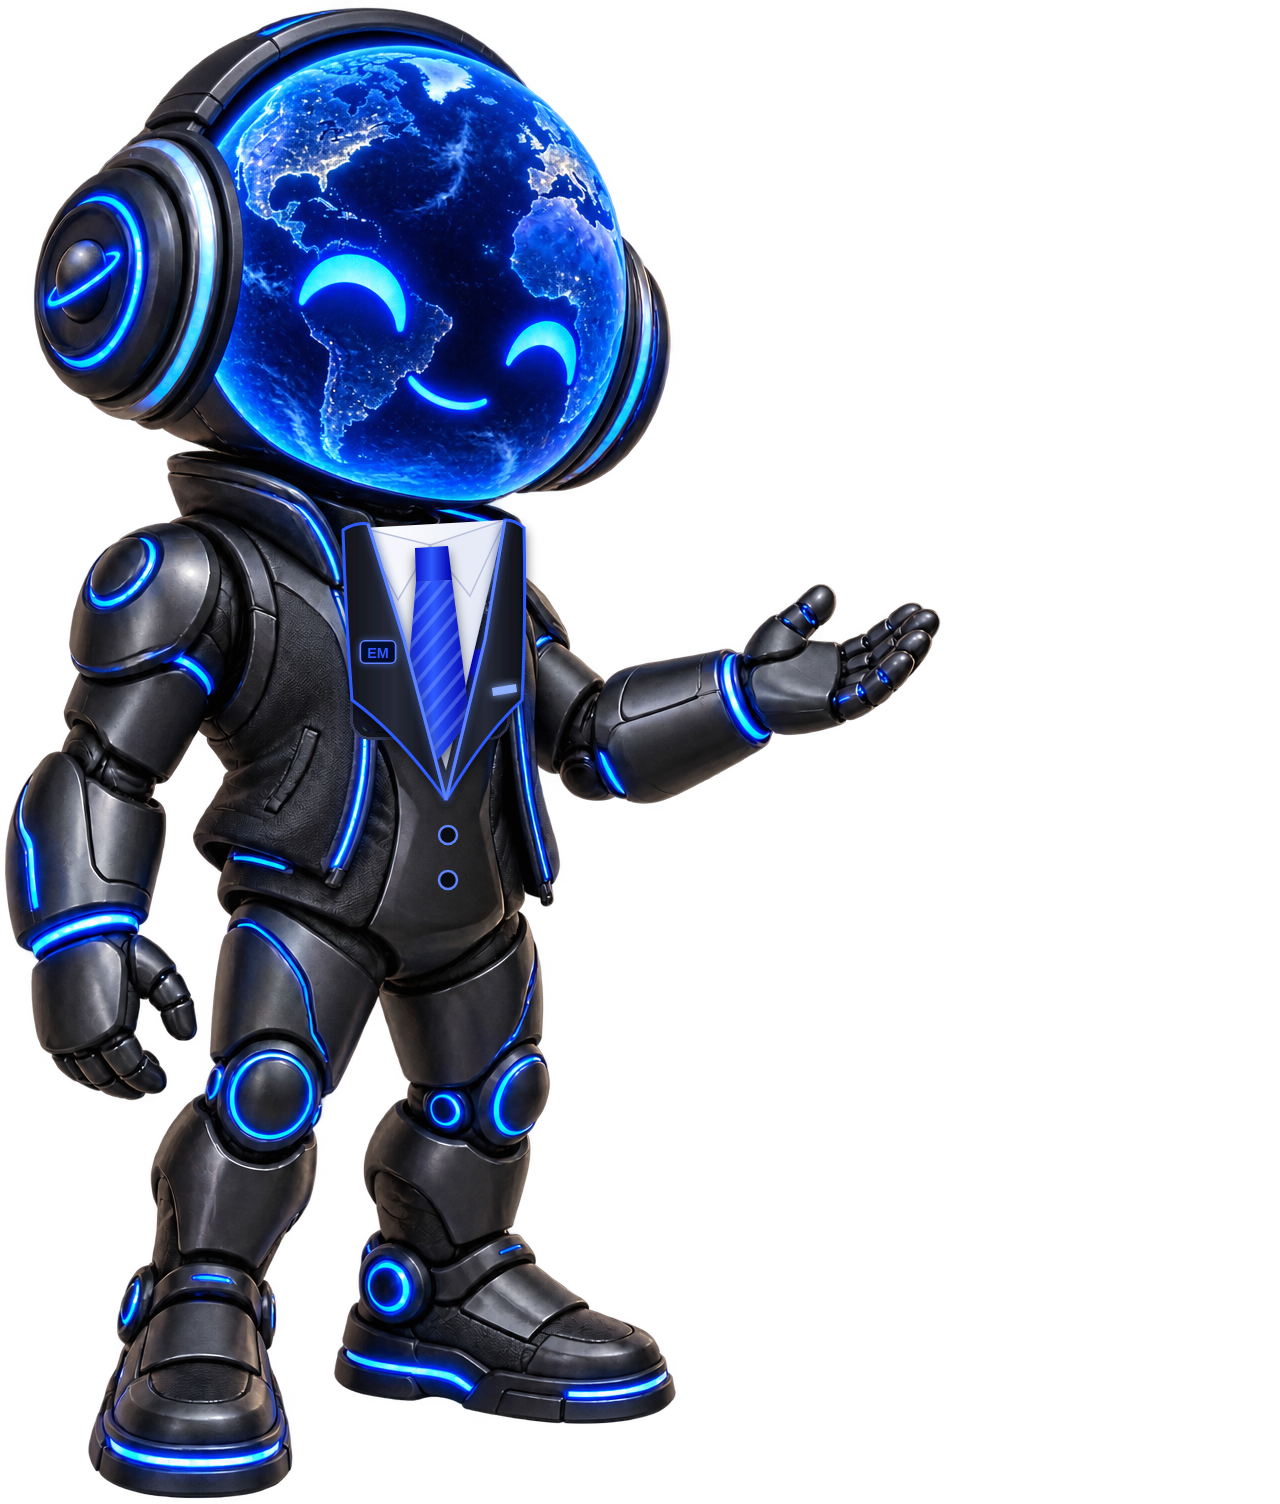
<file: instagram/campanha-dores/img/mundo-terno.html>
<!doctype html><html><head><style>html,body{margin:0;background:transparent}#m{position:relative;width:946px;height:1504px}#m img,#m svg{position:absolute;left:0;top:0}</style></head><body>
<div id="m"><img src="mundo.png" width="946" height="1504">
<svg width="946" height="1504" viewBox="0 0 946 1504">
<defs>
 <linearGradient id="suit" x1="0" y1="0" x2="1" y2="0"><stop offset="0" stop-color="#101219"/><stop offset=".5" stop-color="#262a38"/><stop offset="1" stop-color="#0d0f16"/></linearGradient>
 <linearGradient id="suitV" x1="0" y1="0" x2="0" y2="1"><stop offset="0" stop-color="#2a2f40"/><stop offset="1" stop-color="#0b0c12"/></linearGradient>
 <linearGradient id="shirt" x1="0" y1="0" x2="1" y2="1"><stop offset="0" stop-color="#ffffff"/><stop offset=".7" stop-color="#dfe5f5"/><stop offset="1" stop-color="#aab4cf"/></linearGradient>
 <linearGradient id="tie" x1="0" y1="0" x2="1" y2="0"><stop offset="0" stop-color="#0a14c8"/><stop offset=".45" stop-color="#2f5bff"/><stop offset="1" stop-color="#0000a8"/></linearGradient>
 <filter id="sh" x="-20%" y="-20%" width="140%" height="140%"><feDropShadow dx="0" dy="6" stdDeviation="6" flood-color="#000" flood-opacity=".6"/></filter>
 <filter id="gl" x="-50%" y="-50%" width="200%" height="200%"><feGaussianBlur stdDeviation="4" result="b"/><feMerge><feMergeNode in="b"/><feMergeNode in="SourceGraphic"/></feMerge></filter>
 <pattern id="stripe" width="14" height="14" patternUnits="userSpaceOnUse" patternTransform="rotate(40)"><rect width="14" height="14" fill="none"/><rect width="4" height="14" fill="#8fb0ff" opacity=".35"/></pattern>
</defs>
<!-- jacket body filling the open front -->

<!-- shirt V -->
<path d="M362 528 L505 520 L446 770 Z" fill="url(#shirt)" filter="url(#sh)"/>
<!-- collar points -->
<path d="M362 528 L430 545 L398 600 Z" fill="#f4f6fc" stroke="#b9c2dc" stroke-width="1.5"/>
<path d="M505 520 L430 545 L470 596 Z" fill="#e6ebf7" stroke="#b9c2dc" stroke-width="1.5"/>
<!-- tie -->
<g filter="url(#sh)">
 <path d="M415 548 L448 546 L452 580 L416 582 Z" fill="url(#tie)"/>
 <path d="M416 582 L452 580 L470 720 L438 760 L404 722 Z" fill="url(#tie)"/>
 <path d="M416 582 L452 580 L470 720 L438 760 L404 722 Z" fill="url(#stripe)"/>
</g>
<!-- lapels -->
<path d="M343 530 Q356 522 368 524 L404 640 L446 800 Q400 735 352 700 Q346 620 343 530 Z" fill="url(#suit)" stroke="#2f5bff" stroke-width="3" filter="url(#sh)"/>
<path d="M505 520 Q516 520 524 528 Q526 620 522 700 Q484 735 446 800 L485 640 Z" fill="url(#suit)" stroke="#2f5bff" stroke-width="3" filter="url(#sh)"/>
<path d="M368 524 L404 640 L446 800" stroke="#5f86ff" stroke-width="3" fill="none" filter="url(#gl)" opacity=".9"/>
<path d="M505 520 L485 640 L446 800" stroke="#5f86ff" stroke-width="3" fill="none" filter="url(#gl)" opacity=".9"/>
<!-- buttons -->
<circle cx="448" cy="835" r="9" fill="#0b0c12" stroke="#5f86ff" stroke-width="2.5"/>
<circle cx="448" cy="880" r="9" fill="#0b0c12" stroke="#5f86ff" stroke-width="2.5"/>
<!-- pocket square + EM pin -->
<path d="M492 688 L516 684 L517 692 L493 696 Z" fill="#8fb0ff" filter="url(#gl)"/>
<g transform="translate(378 652) scale(.8)" filter="url(#gl)"><rect x="-22" y="-14" width="44" height="28" rx="6" fill="#05072e" stroke="#5f86ff" stroke-width="2"/><text x="0" y="8" text-anchor="middle" font-family="Arial Black,Arial" font-weight="900" font-size="18" fill="#2f5bff">EM</text></g>
</svg></div></body></html>
</file>
<file: styles.css>
:root{--blue:#0000ff;--bg:#09090d;--surface:#111117;--text:#f5f5f7;--muted:#a7a7b7;--line:#2b2b35;--max:1320px;color-scheme:dark;font-family:Arial,Helvetica,sans-serif;font-synthesis:none}*{box-sizing:border-box}html{scroll-behavior:smooth;scroll-padding-top:112px}body{margin:0;background:var(--bg);color:var(--text);font-size:16px;line-height:1.6}button,input,select,textarea{font:inherit}a{color:inherit;text-decoration:none}button,a{-webkit-tap-highlight-color:transparent}button{cursor:pointer}img{max-width:100%;height:auto;display:block}button{color:inherit}button:disabled{cursor:default}::selection{background:var(--blue);color:white}:focus-visible{outline:3px solid #a7a7ff;outline-offset:5px}h1,h2,h3,p{margin:0}h1,h2,h3{font-weight:600;letter-spacing:-.055em;line-height:1.03}p{color:var(--muted)}.wrap{width:min(var(--max),calc(100% - 100px));margin-inline:auto}.skip{position:fixed;top:-100px;left:20px;z-index:99;background:white;color:var(--blue);padding:12px}.skip:focus{top:10px}.header{height:104px;display:flex;align-items:center;gap:40px;padding:16px 50px;position:sticky;top:0;z-index:20;background:#09090deb;backdrop-filter:blur(18px);border-bottom:1px solid #ffffff0d}.brand{background:#f5f5f7;padding:10px 13px;border-radius:5px;width:150px;flex-shrink:0}.brand img{width:124px}.header nav{display:flex;gap:34px;margin-left:auto}.header nav a{font-size:14px;color:#c9c9d4;transition:color .2s}.header nav a:hover{color:white}.button{border:1px solid transparent;border-radius:6px;background:var(--blue);color:white;display:inline-flex;justify-content:center;align-items:center;min-height:54px;padding:15px 23px;font-size:14px;line-height:1.35;font-weight:600;transition:transform .25s,background .25s,box-shadow .25s;text-align:center}.button:hover{background:#2525ff;transform:translateY(-3px);box-shadow:0 8px 30px #0000ff33}.button.small{min-height:44px;padding:12px 20px}.button.outline{background:transparent;border-color:#5c5c72}.button.outline:hover{background:#ffffff0a}.button.light{background:#f6f6fa;color:#0000de}.button.light:hover{background:white;box-shadow:0 8px 30px #00000030}.menu-toggle{display:none}.eyebrow{display:block;font-size:12px;letter-spacing:.15em;font-weight:600;line-height:1.5}.hero{display:grid;grid-template-columns:1.06fr 1fr;position:relative;min-height:720px;align-items:center}.hero-copy{position:relative;z-index:2;padding:70px 0 38px}.hero .eyebrow{font-size:11px;letter-spacing:.11em;display:flex;gap:12px;align-items:center}.tiny-mark{background:#f5f5f7;border-radius:4px;padding:7px;width:44px;display:inline-flex;align-items:center;flex-shrink:0}.tiny-mark img{width:100%;height:auto}.hero h1{font-size:clamp(64px,6.4vw,94px);margin:31px 0 25px;line-height:.99;letter-spacing:-.066em}.hero h1>span{color:#7373ff}.hero-copy>p{font-size:17px;line-height:1.75}.hero-actions{display:flex;gap:10px;flex-wrap:wrap;margin-top:31px}.hero-foot{display:flex;align-items:center;gap:25px;margin-top:68px;flex-wrap:wrap}.hero-foot>span{font-size:10px;letter-spacing:.09em;color:#8b8b9f}.hero-foot a{font-size:12px}.hero-foot a span{padding-left:10px}.hero-art{height:700px;position:relative;align-self:end;isolation:isolate}.robot{position:absolute;width:100%;height:100%;object-fit:contain;object-position:center bottom;mix-blend-mode:lighten;z-index:1;animation:float 7s ease-in-out infinite;mask-image:linear-gradient(to bottom,#000 88%,transparent 100%)}.orbit{position:absolute;border:1px solid #34345c;border-radius:50%;width:105%;height:65%;left:0;top:18%;transform:rotate(-30deg);z-index:-1}.orbit-two{width:80%;height:85%;left:9%;top:8%;transform:rotate(30deg);border-color:#191940}.art-coordinate{position:absolute;right:0;top:36px;font-size:10px;letter-spacing:.15em;color:#777792;z-index:2}.art-number{position:absolute;right:15px;bottom:25px;font-size:10px;letter-spacing:.12em;color:#8d8da4;z-index:3}.floating-note{position:absolute;bottom:156px;right:-15px;display:flex;gap:14px;padding:17px 20px;border:1px solid #56568c;background:#111126dc;backdrop-filter:blur(12px);z-index:3;border-radius:9px;box-shadow:0 18px 70px #0006;transform:rotate(-4deg);font-size:12px;line-height:1.6}.floating-note strong{font-weight:500;color:#c5c5dc}.ribbon{background:var(--blue);overflow:hidden;padding:22px 0}.ribbon>div{display:flex;gap:56px;align-items:center;white-space:nowrap;width:max-content;animation:marquee 38s linear infinite}.ribbon span{font-size:17px;font-weight:600;letter-spacing:.05em}.ribbon img{width:39px;filter:brightness(0) invert(1)}.section{padding-block:112px}.section-heading{position:relative;margin-bottom:52px}.section-heading .eyebrow{color:#9a9aff;margin-bottom:25px}.section-heading h2{font-size:clamp(36px,4vw,58px);line-height:1.07}.muted{color:#858592}.section-heading>p{margin-top:24px;max-width:540px;font-size:16px}.service-grid{display:grid;grid-template-columns:1fr 1fr;gap:22px}.service-card{border:1px solid var(--line);border-radius:12px;background:var(--surface);padding:34px 38px 40px;scroll-margin-top:126px;overflow:hidden;position:relative}.service-top{display:flex;justify-content:space-between;align-items:center;margin-bottom:49px}.number{font-size:16px;color:#858599}.mark-box{display:flex;align-items:center;justify-content:center;width:72px;height:52px;background:#f5f5f7;border-radius:5px;padding:12px}.service-card .eyebrow{font-size:11px;color:#b2b2c6}.service-card h3{font-size:48px;margin:17px 0 24px}.service-card p{max-width:390px;min-height:78px}.service-card ul{padding:0;list-style:none;margin:26px 0 34px}.service-card li{border-top:1px solid #ffffff1f;padding:11px 0;font-size:14px;display:flex;align-items:center;gap:12px}.service-card li:before{content:'+';color:#9999ff;font-size:18px}.web-card{background:var(--blue);border-color:var(--blue)}.web-card p,.web-card .eyebrow,.web-card .number{color:#dbdbff}.web-card li:before{color:white}.web-card .mark-box{transform:rotate(-9deg)}.together{padding:28px 0;border-bottom:1px solid var(--line);display:flex;align-items:center;gap:24px}.together>img{width:48px;background:#f5f5f7;padding:7px;border-radius:4px}.together p{font-size:14px}.together strong{color:#eee;font-size:16px}.text-button{border:0;background:transparent;padding:5px 0;border-bottom:1px solid #71718b;color:var(--text);font-size:14px;line-height:1.5;display:inline-block;text-align:left}.text-button:hover{color:#aaaaff;border-color:#aaaaff}.together .text-button{margin-left:auto}.showcase{background:#101016;border-block:1px solid #242430}.identity-show,.web-show{display:grid;grid-template-columns:1.1fr .9fr;gap:70px;align-items:center}.identity-visual{background:#f1f1f4;border-radius:10px;overflow:hidden;color:#1c1c24}.brand-spec{display:flex;justify-content:space-between;padding:23px 25px;font-size:9px;letter-spacing:.08em}.show-logo{width:83%;margin:40px auto 60px}.brand-bottom{display:flex;min-height:100px}.swatch{width:33.333%;padding:24px;font-size:10px;line-height:1.6;letter-spacing:.04em}.swatch.blue{background:var(--blue);color:white}.swatch.graphite{background:var(--bg);color:white}.swatch.white{background:#dedee5;display:flex;align-items:center;justify-content:center}.swatch img{width:70px}.show-copy .pill{display:inline-block;border:1px solid #535365;border-radius:30px;padding:6px 13px;font-size:11px;letter-spacing:.05em;color:#bbbbce}.show-copy h3{font-size:43px;margin:25px 0}.show-copy p{font-size:16px;margin-bottom:18px}.show-copy .text-button{margin-top:9px}.web-show{grid-template-columns:.9fr 1.1fr;margin-top:110px}.site-tabs{display:flex;gap:5px;flex-wrap:wrap;margin:27px 0 22px}.site-tabs button{background:transparent;border:1px solid #474755;border-radius:5px;padding:10px 12px;font-size:12px}.site-tabs button[aria-selected=true]{background:var(--blue);border-color:var(--blue)}.show-copy .demo-description{font-size:14px;min-height:68px;color:#c5c5d6}.browser-preview{background:#171721;border:1px solid #434355;border-radius:12px;padding:0 0 15px;overflow:hidden;box-shadow:0 30px 60px #0003}.browser-bar{display:flex;align-items:center;gap:30px;border-bottom:1px solid #363644;height:46px;padding:0 20px;font-size:9px;letter-spacing:.08em;color:#a2a2b8}.browser-dots{font-size:22px;letter-spacing:3px;color:#656578}.preview-caption{display:block;text-align:center;font-size:9px;letter-spacing:.09em;padding-top:15px;color:#9d9db3}#preview{min-height:375px;background:#ededf3;color:#11111d;padding:30px;display:flex;align-items:center;justify-content:center}.demo-bio{max-width:260px;width:100%;text-align:center}.demo-bio img{width:120px;margin:0 auto 20px}.demo-bio p{font-size:12px;color:#616173;margin-bottom:15px}.demo-link{display:block;width:100%;background:white;border:1px solid #d7d7e5;padding:11px 10px;border-radius:5px;font-size:12px;margin:8px 0;color:#151525}.demo-link.primary{background:var(--blue);color:white;border-color:var(--blue)}.demo-note{font-size:11px;line-height:1.4;color:#5e5e70;min-height:20px;margin-top:14px}.demo-site{width:100%}.demo-site img{width:100px;margin-bottom:28px}.demo-site h4{font-size:38px;line-height:1.05;letter-spacing:-.055em;margin:0 0 17px}.demo-site h4 span{color:var(--blue)}.demo-site p{font-size:13px;max-width:300px;color:#666677}.demo-site .demo-link{width:fit-content;padding-inline:20px;margin-top:22px}.demo-features{display:flex;gap:7px;margin-top:20px}.demo-features span{font-size:10px;padding:6px 9px;border:1px solid #d0d0e0;border-radius:3px}.process-grid{display:grid;grid-template-columns:repeat(4,1fr);gap:28px}.process-grid article{border-top:1px solid #575769;padding-top:25px}.process-grid article>span{font-size:11px;letter-spacing:.08em;color:#9999ff}.process-grid h3{font-size:25px;line-height:1.14;margin:25px 0 19px}.process-grid p{font-size:14px;line-height:1.75}.about{border:1px solid #333342;border-radius:12px;padding:54px;display:grid;grid-template-columns:1.1fr .9fr;gap:36px;background:radial-gradient(ellipse at top left,#111147,transparent 65%)}.about>.eyebrow{grid-column:1/-1;color:#adadcb}.about h2{font-size:47px;line-height:1.1}.about h2>span{color:#9191a7}.about-copy p{margin-bottom:20px;font-size:15px}.about-copy>img{width:145px;background:#f5f5f7;padding:12px;border-radius:4px;margin-top:28px}.faq{display:grid;grid-template-columns:.8fr 1.2fr;gap:70px}.faq .section-heading h2{font-size:47px}.faq details{border-bottom:1px solid #333340}.faq summary{font-size:15px;padding:24px 36px 24px 0;cursor:pointer;list-style:none;position:relative;line-height:1.5}.faq summary::-webkit-details-marker{display:none}.faq summary:after{content:'+';position:absolute;right:0;color:#aaaaff;font-size:24px;top:18px}.faq details[open] summary:after{content:'−'}.faq details p{font-size:14px;padding:0 28px 24px 0}.final-cta{background:var(--blue);padding:78px 0 82px}.final-cta h2{font-size:clamp(48px,7vw,98px);margin:29px 0 35px}.final-cta h2 span{color:#b1b1ff}.final-cta .wrap>div{display:flex;justify-content:space-between;align-items:center}.final-cta p{color:#d1d1ff;font-size:17px}.final-cta .button{padding-inline:35px}.footer{padding-top:55px;padding-bottom:24px}.footer-top{display:flex;align-items:center;gap:55px;min-height:155px;padding-bottom:42px}.footer-top>a:first-child{background:#f5f5f7;padding:20px;border-radius:5px;width:240px}.footer-top p{font-size:14px}.back-top{margin-left:auto;font-size:13px}.footer-bottom{padding-top:20px;border-top:1px solid var(--line);display:flex;align-items:center;justify-content:space-between;gap:15px;color:#a1a1b4;font-size:11px}.footer-bottom>span:nth-child(2){letter-spacing:.09em;font-size:10px}.footer-bottom .text-button{font-size:11px;color:#a1a1b4;border:0}.reveal{opacity:1}.motion-ready .reveal{opacity:0;transform:translateY(24px);transition:opacity .75s ease,transform .75s ease}.motion-ready .reveal.visible{opacity:1;transform:translateY(0)}dialog{background:#15151e;color:white;max-width:580px;width:calc(100% - 32px);max-height:90dvh;border:1px solid #52526b;border-radius:12px;padding:38px;overflow:auto}dialog::backdrop{background:#000b;backdrop-filter:blur(7px)}dialog h2{font-size:35px;margin:18px 0}dialog p{font-size:14px;margin-bottom:22px}dialog .eyebrow{color:#a4a4ff;font-size:10px;padding-right:25px}.close-dialog{position:absolute;right:15px;top:12px;border:0;background:transparent;color:#ddd;font-size:29px;width:40px;height:40px}form label{display:block;font-size:13px;margin:15px 0 7px}input,select,textarea{width:100%;padding:12px;color:white;background:#0c0c14;border:1px solid #49495e;border-radius:5px;font-size:16px}textarea{resize:vertical}form .form-note{font-size:11px;margin:13px 0 20px;color:#acacbe}form .button{width:100%}#brief-result .button{margin:15px 9px 0 0}#brief-result .text-button{display:block;margin:20px 0}#copy-status{margin:0;color:#b6b6ff}[hidden]{display:none!important}body.modal-open{overflow:hidden}@keyframes float{50%{transform:translateY(-12px)}}@keyframes marquee{to{transform:translateX(-28%)}}
@media(min-width:1550px){.hero h1{font-size:96px}.header{padding-inline:max(50px,calc((100vw - 1320px)/2))}}
@media(max-width:1100px){.wrap{width:calc(100% - 64px)}.header{padding-inline:32px;gap:25px}.header nav{gap:20px}.hero{min-height:630px}.hero-art{height:620px}.hero h1{font-size:72px}.hero .eyebrow{font-size:9px}.hero-actions{max-width:350px}.hero-actions .button{flex:1 0 100%}.hero-foot{margin-top:35px}.floating-note{right:0;bottom:110px;font-size:10px;padding:12px}.hero-copy{padding-top:45px}.service-card{padding:28px}.service-card h3{font-size:41px}.identity-show,.web-show{gap:40px}.show-copy h3{font-size:36px}.about h2{font-size:40px}.process-grid{gap:20px}.process-grid h3{font-size:22px}.faq{gap:40px}}
@media(max-width:760px){html{scroll-padding-top:90px}.wrap{width:calc(100% - 40px)}.header{height:82px;padding:12px 20px;gap:14px}.brand{width:118px;padding:8px 10px}.brand img{width:98px}.header-cta{margin-left:auto!important;font-size:11px!important;min-height:38px!important;padding:10px 12px!important}.menu-toggle{display:flex;flex-direction:column;gap:6px;padding:10px 4px;background:transparent;border:0;width:30px;height:40px;justify-content:center}.menu-toggle span{height:1px;background:#eee;width:22px;transition:transform .2s}.menu-toggle[aria-expanded=true] span:first-child{transform:translateY(3.5px) rotate(45deg)}.menu-toggle[aria-expanded=true] span:last-child{transform:translateY(-3.5px) rotate(-45deg)}.header nav{display:none;position:absolute;top:81px;left:0;right:0;padding:20px;background:#11111c;border-bottom:1px solid #444;flex-direction:column;gap:0}.header nav.open{display:flex}.header nav a{padding:14px}.hero{grid-template-columns:1fr;min-height:0}.hero-copy{padding-top:39px;padding-bottom:0}.hero .eyebrow{font-size:8px;letter-spacing:.08em;gap:8px}.hero .tiny-mark{width:34px;padding:5px}.hero h1{font-size:clamp(58px,14vw,90px);margin:25px 0 20px;line-height:1}.hero-copy>p{font-size:15px}.hero-actions{max-width:none;flex-wrap:nowrap;gap:8px;margin-top:26px}.hero-actions .button{flex:1 1 50%;font-size:12px;padding:13px 10px;min-height:57px}.hero-foot{margin-top:25px;justify-content:space-between;gap:8px}.hero-foot>span{font-size:8px}.hero-foot a{font-size:10px}.hero-art{height:480px;margin-top:12px;max-width:440px;width:100%;justify-self:center}.robot{width:100%}.art-coordinate{top:22px;right:0;font-size:8px}.art-number{font-size:8px;bottom:15px}.floating-note{bottom:90px;right:0;font-size:11px;padding:13px;transform:rotate(-3deg)}.hero-art .tiny-mark{width:38px}.orbit{width:95%;left:2%;height:70%}.ribbon{padding:17px 0}.ribbon>div{gap:30px}.ribbon span{font-size:13px}.ribbon img{width:30px}.section{padding-block:70px}.section-heading{margin-bottom:35px}.section-heading .eyebrow{font-size:10px;margin-bottom:20px}.section-heading h2{font-size:36px}.section-heading>p{font-size:15px;margin-top:19px}.service-grid{grid-template-columns:1fr;gap:16px}.service-card{padding:26px}.service-top{margin-bottom:30px}.service-card h3{font-size:42px}.service-card p{font-size:15px;min-height:0}.service-card .button{width:100%}.together{gap:15px;flex-wrap:wrap;padding:25px 0}.together>img{width:42px}.together p{font-size:12px}.together strong{font-size:14px}.together .text-button{margin-left:57px;font-size:12px}.identity-show,.web-show{grid-template-columns:1fr;gap:30px}.show-logo{margin-block:30px 42px}.brand-spec{font-size:8px;padding:17px}.swatch{padding:19px 13px;font-size:9px}.brand-bottom{min-height:80px}.swatch img{width:60px}.show-copy h3{font-size:36px;margin:20px 0}.show-copy p{font-size:15px}.web-show{margin-top:65px}.show-copy .demo-description{min-height:0}.browser-preview{margin-top:6px}.site-tabs button{font-size:11px;padding:10px}.process-grid{grid-template-columns:1fr 1fr;gap:30px 22px}.process-grid h3{font-size:23px}.process-grid p{font-size:13px}.process-grid article>span{font-size:10px}.about{padding:28px;grid-template-columns:1fr;gap:25px}.about>.eyebrow{font-size:9px}.about h2{font-size:36px}.about-copy p{font-size:14px}.faq{grid-template-columns:1fr;gap:0}.faq .section-heading h2{font-size:36px}.faq summary{font-size:14px;padding-block:23px}.final-cta{padding-block:56px}.final-cta .eyebrow{font-size:9px}.final-cta h2{font-size:49px;line-height:1.04;margin-block:24px 30px}.final-cta .wrap>div{display:block}.final-cta p{font-size:15px;margin-bottom:25px}.final-cta .button{width:100%}.footer{padding-top:40px}.footer-top{flex-wrap:wrap;gap:22px;padding-bottom:30px}.footer-top>a:first-child{width:180px;padding:15px}.footer-top p{font-size:12px}.back-top{margin-left:0;flex-basis:100%;font-size:12px}.footer-bottom{flex-wrap:wrap;font-size:10px}.footer-bottom>span:nth-child(2){display:none}.footer-bottom .text-button{font-size:10px}dialog{padding:30px 24px}dialog h2{font-size:31px}#preview{padding:26px 22px}.demo-site h4{font-size:35px}}
@media(prefers-reduced-motion:reduce){html{scroll-behavior:auto}*,*:before,*:after{animation:none!important;transition:none!important}.motion-ready .reveal{opacity:1;transform:none}}

/* Mantém as órbitas decorativas dentro da área do mascote. */
.hero-art{overflow:hidden}.floating-note{right:0}

/* Fonte autoral: títulos e destaques; texto corrido mantém leitura confortável. */
@font-face{font-family:'EM Corte Display';src:url('assets/fonts/EM-Corte-Display-Bold.woff2') format('woff2'),url('assets/fonts/EM-Corte-Display-Bold.ttf') format('truetype');font-weight:700;font-style:normal;font-display:swap}
h1,h2,h3,.ribbon span{font-family:'EM Corte Display',Arial,Helvetica,sans-serif;font-weight:700;letter-spacing:-.025em}
.hero h1{letter-spacing:-.035em}.service-top{justify-content:flex-end;margin-bottom:28px}
.hero-art{display:flex;align-items:center;min-width:0;height:660px}.mascot-stage{width:100%;aspect-ratio:1;position:relative;animation:float 7s ease-in-out infinite}.robot{position:relative;width:100%;height:100%;object-fit:contain;mix-blend-mode:normal;animation:none;mask-image:none}.hand-label{position:absolute;top:33%;width:43%;min-height:52px;display:flex;align-items:center;justify-content:space-between;gap:6px;padding:10px 12px;border:1px solid #7171ff;border-radius:9px;background:#10102beb;box-shadow:0 12px 40px #0008,0 0 20px #0000ff22;color:#fff;font-size:clamp(11px,1.12vw,16px);font-weight:600;line-height:1.3;z-index:3;animation:card-reveal 1s ease both}.hand-identity{left:1%;animation-delay:.2s}.hand-site{right:1%;animation-delay:.65s}.hand-label:hover{background:#0000ff}.hand-label>span:last-child{color:#aaaaff}.art-coordinate{top:55px}.art-number{bottom:48px}
@keyframes card-reveal{from{opacity:0;translate:0 14px}to{opacity:1;translate:0 0}}
.concept-board{background:#f4eddf;color:#373e32}.concept-intro{padding:22px;display:flex;gap:14px;justify-content:space-between;align-items:center;font-size:8px;letter-spacing:.08em}.example-label{border:1px solid #b3b8a8;border-radius:20px;padding:6px 9px;font-size:8px;white-space:nowrap}.concept-grid{display:grid;grid-template-columns:1fr 1fr}.concept-cell{padding:24px;min-height:220px;display:flex;flex-direction:column;gap:18px;border-top:1px solid #373e3226;overflow:hidden}.concept-cell:nth-child(odd){border-right:1px solid #373e3226}.concept-label{font-size:9px;font-weight:600;letter-spacing:.14em}.concept-idea{font-family:Georgia,serif;font-size:28px;line-height:1.12;color:#373e32}.concept-detail{font-size:10px;line-height:1.5;margin-top:auto;color:inherit}.concept-brand{background:#374e3d;color:#f5ebd7}.pausa-wordmark{font-family:Georgia,serif;font-size:48px;font-weight:400;letter-spacing:-.06em;line-height:1.15}.pausa-wordmark>span{display:block;font:8px Arial,sans-serif;letter-spacing:.15em;margin-top:10px}.concept-application{background:#d6bc96}.coffee-cup{margin:0 auto;width:102px;height:114px;background:#f6efdf;border-radius:8px 8px 24px 24px;border-top:9px solid #374e3d;box-shadow:10px 12px 0 #374e321a;display:grid;place-items:center;transform:rotate(-8deg);color:#374e3d}.coffee-cup .pausa-wordmark{font-size:30px}.coffee-page{border:1px solid #b0b5a6;background:#faf7ee;border-radius:6px;padding:14px;display:flex;flex-direction:column;gap:12px}.coffee-page>span:first-child{font:22px Georgia,serif;letter-spacing:-.06em}.coffee-page strong{font:19px/1.12 Georgia,serif}.coffee-cta{background:#374e3d;padding:7px;color:#fff;font-size:8px;border-radius:3px}
#preview.has-project{padding:0;min-height:0;background:#111}.project-preview{display:block;width:100%;position:relative}.project-preview img{width:100%;height:auto;aspect-ratio:1.44;object-fit:cover;object-position:top}.project-preview>span{display:block;padding:16px 20px;background:#0000ff;color:white;font-size:13px;text-align:center}.project-preview:hover>span{background:#2525ff}.project-access{display:flex;flex-direction:column;align-items:flex-start;gap:8px;margin:18px 0 22px}.project-access a{font-size:13px;color:#c9c9ff;border-bottom:1px solid #71718b;padding-bottom:4px}.project-access a:hover{color:#fff}
@media(max-width:1100px){.hero-art{height:600px}.hand-label{font-size:12px;padding:9px;min-height:48px}.concept-cell{padding:18px}.concept-intro{flex-wrap:wrap}.pausa-wordmark{font-size:40px}}
@media(max-width:760px){.hero-art{height:auto;min-height:400px;margin-block:20px 0;max-width:480px}.mascot-stage{margin-block:40px}.hand-label{font-size:12px;top:30%;width:44%;padding:9px;min-height:48px}.art-coordinate{top:10px}.art-number{bottom:8px}.concept-cell{min-height:210px;padding:18px}.concept-intro{padding:18px}.concept-idea{font-size:25px}.pausa-wordmark{font-size:42px}.coffee-page{padding:10px}.coffee-page strong{font-size:18px}.service-card h3{font-size:38px}.about h2{font-size:34px}}
@media(max-width:360px){.hand-label{font-size:10px;padding:7px}.concept-cell{padding:13px}.concept-label{font-size:8px}.pausa-wordmark{font-size:36px}}

/* Entrada progressiva dos textos durante a rolagem, sem alterar o layout. */
.text-motion-ready .scroll-text{opacity:0;transform:translateY(24px);transition:opacity .7s ease,transform .8s cubic-bezier(.16,1,.3,1);transition-delay:var(--text-delay,0ms)}
.text-motion-ready h1.scroll-text,.text-motion-ready h2.scroll-text,.text-motion-ready h3.scroll-text{transform:translateY(36px)}
.text-motion-ready .scroll-text.text-visible{opacity:1;transform:translateY(0)}
@media(max-width:760px){.text-motion-ready .scroll-text{transform:translateY(18px)}.text-motion-ready h1.scroll-text,.text-motion-ready h2.scroll-text,.text-motion-ready h3.scroll-text{transform:translateY(26px)}.text-motion-ready .scroll-text.text-visible{transform:translateY(0)}}
@media(prefers-reduced-motion:reduce){.text-motion-ready .scroll-text{opacity:1;transform:none!important;transition:none!important}}
@media print{.text-motion-ready .scroll-text{opacity:1;transform:none!important}}

/* Case Nutrimax: pranchas completas, sem cortes e com ampliação. */
.nutrimax-case{grid-template-columns:minmax(0,1.1fr) minmax(0,.9fr)}
.case-gallery{width:100%;max-width:480px;margin-inline:auto;min-width:0}
.case-image-link{display:block;position:relative;background:#050807;border:1px solid #343b35;border-radius:12px;overflow:hidden}
.case-image-link>img{width:100%;height:auto;aspect-ratio:3/4;object-fit:contain}
.case-image-link>span{position:absolute;right:12px;bottom:12px;border:1px solid #b3b3cc;background:#09090deb;padding:7px 12px;border-radius:5px;font-size:12px;color:white}
.case-image-link:hover>span{background:var(--blue)}
.case-thumbs{display:grid;grid-template-columns:repeat(5,minmax(0,1fr));gap:9px;margin-top:13px}
.case-thumb{background:#0c0e0c;border:2px solid #343442;border-radius:6px;padding:3px;overflow:hidden;transition:border-color .2s}
.case-thumb img{width:100%;height:auto;aspect-ratio:3/4;object-fit:contain;border-radius:2px}
.case-thumb:hover,.case-thumb[aria-pressed="true"]{border-color:#a5e800}
.case-caption{font-size:14px;color:#bcbccc;margin-top:12px;text-align:center;line-height:1.4}
#case-dialog{max-width:900px;padding:24px;overscroll-behavior:contain}
#case-dialog h2{font-family:Arial,Helvetica,sans-serif;font-size:18px;line-height:1.35;letter-spacing:0;margin:0 40px 18px 0}
#case-dialog-image{width:100%;height:auto;border-radius:5px}
.case-dialog-nav{position:sticky;bottom:-24px;display:flex;justify-content:space-between;align-items:center;gap:15px;background:#15151ef5;padding:16px 0;margin-top:12px}
.case-dialog-nav button{background:#222233;border:1px solid #64647b;border-radius:5px;padding:10px 16px;font-size:14px}
.case-dialog-nav button:hover{background:var(--blue)}
.case-dialog-nav span{font-size:14px;color:#c6c6db}
@media(max-width:760px){.nutrimax-case{grid-template-columns:minmax(0,1fr)}.case-gallery{max-width:420px}.case-thumbs{gap:6px}#case-dialog{padding:18px}.case-dialog-nav{bottom:-18px}.case-image-link>span{font-size:11px;padding:6px 9px}}

/* A linha percorre os contornos reais do símbolo EM; movimento inspirado no exemplo enviado. */
#brand-intro{position:fixed;inset:0;z-index:10000;place-items:center;background:radial-gradient(ellipse at 50% 45%,#08082a 0%,#060609 52%,#060609 100%);color:#fff;animation:intro-exit .3s ease-in 2.7s forwards}
.intro-composition{display:flex;flex-direction:column;align-items:center;width:min(420px,90vw)}
.intro-outline{display:block;width:min(330px,75vw);height:auto;overflow:visible;margin-bottom:25px}
.intro-track,.intro-car{fill:none;stroke:#3535ff;stroke-width:6;stroke-linecap:round;stroke-linejoin:round}
.intro-track{opacity:.23;filter:drop-shadow(0 0 8px #0000ff)}
.intro-car{stroke:#91a0ff;stroke-dasharray:15 85;stroke-dashoffset:0;animation:intro-travel 1.3s linear infinite;filter:drop-shadow(0 0 5px #b9c2ff) drop-shadow(0 0 16px #0000ff);will-change:stroke-dashoffset}
.intro-name{font-family:Arial,Helvetica,sans-serif;font-size:12px;font-weight:700;letter-spacing:.28em;text-indent:.28em}
.intro-tagline{margin-top:12px;font-size:9px;letter-spacing:.23em;color:#81819b}
.intro-progress{display:block;width:96px;height:2px;margin-top:30px;background:#202033;position:relative;overflow:hidden}
.intro-progress::after{content:'';position:absolute;inset:0;background:#5e6aff;box-shadow:0 0 9px #0000ff;transform-origin:left;animation:intro-progress 3s linear both}
@keyframes intro-travel{to{stroke-dashoffset:100}}
@keyframes intro-progress{from{transform:scaleX(0)}to{transform:scaleX(1)}}
@keyframes intro-exit{to{opacity:0;visibility:hidden}}
@media(prefers-reduced-motion:reduce){.intro-car{animation:none}.intro-progress::after{animation:none}#brand-intro{animation:none}}
@media print{#brand-intro{display:none!important}html.intro-active #site-content{visibility:visible}}

/* Assinatura e símbolo em contorno neon, integrados ao fundo escuro. */
.brand{background:transparent;padding:0;width:150px}
.brand img{width:150px}
.tiny-mark{background:transparent;padding:0;width:44px}
.tiny-mark img{width:100%}
.mark-box{background:transparent;padding:0;width:72px;height:52px}
.mark-box img{width:62px;max-height:100%}
.web-card .mark-box img{filter:brightness(0) invert(1) drop-shadow(0 0 5px #fff)}
.together>img{background:transparent;padding:0;width:48px}
.about-copy>img{background:transparent;padding:0;width:145px}
.footer-top>a:first-child{background:transparent;padding:0}
.ribbon img{filter:brightness(0) invert(1) drop-shadow(0 0 4px #fff)}
@media(max-width:760px){.brand{width:118px;padding:0}.brand img{width:118px}.tiny-mark{width:34px;padding:0}}

/* Faixa contínua: dois grupos idênticos impedem espaços vazios no ciclo. */
.ribbon .ribbon-track{display:flex;gap:0;width:max-content;animation:marquee 65s linear infinite}
.ribbon-group{display:flex;flex-shrink:0;min-width:100vw;gap:36px;align-items:center;justify-content:flex-start;white-space:nowrap;padding-right:36px}
.ribbon-group>*{flex-shrink:0}
@keyframes marquee{to{transform:translateX(-50%)}}
@media(max-width:760px){.ribbon-group{gap:30px;padding-right:30px}}
</file>
<file: holograph.css>
/* Universo em toda a largura. Todas as camadas são decorativas. */
:root{--bg:#030611;--surface:#0b1020}
body{background:var(--bg);isolation:isolate}
.world-backdrop{position:fixed;inset:0;z-index:0;pointer-events:none;overflow:hidden;contain:strict;background:#030611}
.world-backdrop::after{content:'';position:absolute;inset:0;background:linear-gradient(90deg,#030611a8,#03061170 46%,#0306113b),linear-gradient(0deg,#03061155,transparent 45%,#03061133)}
.universe-nebula{position:absolute;inset:-15%;background:radial-gradient(ellipse at 25% 35%,#0000ff40,transparent 40%),radial-gradient(ellipse at 78% 65%,#223ccf30,transparent 38%);animation:nebula-drift 38s ease-in-out infinite alternate}
.universe-stars{position:absolute;inset:-12%;background-repeat:repeat;will-change:transform}
.stars-far{background-image:radial-gradient(1px 1px at 17px 34px,#9eaaffb3 95%,transparent),radial-gradient(1px 1px at 70px 130px,#526cff99 95%,transparent),radial-gradient(1.5px 1.5px at 115px 62px,#d4dfff99 95%,transparent);background-size:173px 211px,257px 283px,347px 313px;animation:stars-drift 80s linear infinite alternate;opacity:.65}
.stars-near{background-image:radial-gradient(2px 2px at 40px 58px,#adbfff 70%,transparent),radial-gradient(1.5px 1.5px at 165px 210px,#527dff 75%,transparent);background-size:449px 397px,541px 503px;animation:stars-drift 45s linear infinite alternate-reverse,stars-glow 7s ease-in-out infinite alternate;opacity:.65}
.world-sphere{position:absolute;width:max(116vw,108vh);aspect-ratio:1;left:50%;top:57%;transform:translate(-50%,-50%);opacity:.48}
.world-drift{position:absolute;inset:0;animation:world-float 32s ease-in-out infinite;will-change:transform}
.world-globe{display:block;width:100%;height:100%;object-fit:contain}
.world-connections{position:absolute;inset:0;width:100%;height:100%;overflow:visible}
.connection-tracks path{stroke:#567dff;stroke-width:.75;opacity:.4}
.connection-signals path{stroke:#b3d7ff;stroke-width:1.6;stroke-linecap:round;stroke-dasharray:3 97;filter:drop-shadow(0 0 3px #3981ff) drop-shadow(0 0 7px #0000ff);animation:connection-travel var(--route-duration,8s) linear infinite;animation-delay:var(--route-delay,0s)}
.node-core{fill:#d4e9ff;filter:drop-shadow(0 0 5px #628aff)}
.node-halo{stroke:#76a6ff;stroke-width:1;transform-box:fill-box;transform-origin:center;animation:node-pulse 4s ease-out infinite;animation-delay:var(--node-delay,0s)}
.world-halo{position:absolute;inset:7%;border-radius:50%;border:1px solid #507aff55;box-shadow:0 0 40px #0000ff35;animation:world-pulse 12s ease-out infinite}
#site-content{position:relative;z-index:1}

.showcase{background:#080d19c9;border-color:#253155}
.service-card:not(.web-card){background:#0c1121ed}
.about{background:radial-gradient(ellipse at top left,#11114799,transparent 65%),#080d19c9}
.hero-art .orbit{border-color:#4258b038}
@keyframes world-float{0%,100%{transform:translate3d(0,-.4%,0) rotate(-1deg) scale(1)}50%{transform:translate3d(0,.5%,0) rotate(1deg) scale(1.025)}}
@keyframes connection-travel{to{stroke-dashoffset:-100}}
@keyframes node-pulse{0%{transform:scale(.35);opacity:.85}100%{transform:scale(1.7);opacity:0}}
@keyframes world-pulse{0%{transform:scale(.98);opacity:0}20%{opacity:.38}100%{transform:scale(1.1);opacity:0}}
@keyframes stars-drift{from{transform:translate3d(-1%,-1%,0)}to{transform:translate3d(5%,7%,0)}}
@keyframes stars-glow{from{opacity:.35}to{opacity:.85}}
@keyframes nebula-drift{from{transform:translate3d(-2%,0,0) scale(1)}to{transform:translate3d(4%,-3%,0) scale(1.12)}}
@media(max-width:760px){.world-sphere{width:155vw;top:55%;opacity:.40}.world-backdrop::after{background:linear-gradient(90deg,#03061199,#03061155),linear-gradient(0deg,#03061155,transparent)}.world-halo{display:none}.connection-signals path:nth-child(n+7){display:none}.connection-signals path{stroke-width:2}.stars-near{opacity:.45}.world-drift{animation-duration:40s}}
@media(prefers-reduced-motion:reduce){.world-backdrop *{animation:none!important;will-change:auto}.world-drift{transform:none}.connection-signals,.node-halo,.world-halo{display:none}}
@media print{.world-backdrop{display:none}}
/* Navegação flutuante com degradê contínuo. */
.header{background:linear-gradient(180deg,rgba(3,6,17,.88) 0%,rgba(3,6,17,.5) 58%,rgba(3,6,17,0) 100%);border-bottom:0;backdrop-filter:none}
.header nav{gap:10px}
.header nav a,.header-cta{white-space:nowrap}
.header nav a{padding:11px 18px;border:1px solid #8494ff40;border-radius:999px;background:linear-gradient(135deg,#17234e88,#070d2988);backdrop-filter:blur(12px);color:#f0f2ff;transition:background .2s,border-color .2s,transform .2s}
.header nav a:hover{background:#273b7299;border-color:#a0abff99;transform:translateY(-2px)}
.header-cta{border-radius:999px;box-shadow:0 0 24px #0000ff30}
@media(min-width:761px) and (max-width:1000px){.header{padding-inline:20px;gap:16px}.header nav{gap:8px}.header nav a{padding:10px 12px;font-size:13px}.header-cta{padding-inline:16px}}
@media(max-width:760px){.header nav{background:#080d20f5;border:1px solid #8494ff40;border-radius:18px;left:20px;right:20px;padding:12px;gap:8px;backdrop-filter:blur(16px)}.header nav a{padding:14px 18px}.menu-toggle{width:42px;flex-shrink:0;align-items:center;background:#101c4099;border:1px solid #8494ff55;border-radius:12px}}
</file>
<file: mundo.css>
/* Mundo: mascote acompanhante. Criado por mundo.js; sem JavaScript, nada aparece. */
.mundo{--mundo-w:118px;--mundo-h:calc(var(--mundo-w) * 208 / 192);position:fixed;left:0;bottom:10px;z-index:90;width:var(--mundo-w);height:var(--mundo-h);transform:translate3d(var(--mundo-x,110vw),0,0);transition-property:transform;transition-timing-function:linear;pointer-events:none;opacity:0}
.mundo.is-ready{opacity:1}
.mundo-sprite{position:absolute;inset:0;width:100%;height:100%;padding:0;border:0;border-radius:40%;background:url(assets/mundo-sprites.webp) 0 0/800% 1100% no-repeat;cursor:pointer;pointer-events:auto;filter:drop-shadow(0 0 14px #0000ff8c);-webkit-tap-highlight-color:transparent}
.mundo-sprite:focus-visible{outline:2px solid #a4a4ff;outline-offset:4px}
.mundo-hide{position:absolute;top:2px;right:-4px;width:24px;height:24px;border:1px solid #52526b;border-radius:50%;background:#15151ef0;color:#ddd;font-size:15px;line-height:1;cursor:pointer;pointer-events:auto;opacity:0;transition:opacity .2s}
.mundo:hover .mundo-hide,.mundo-hide:focus-visible{opacity:1}
.mundo-bubble{position:absolute;bottom:calc(100% - 6px);right:12px;width:max-content;max-width:min(240px,calc(100vw - 32px));padding:10px 14px;border:1px solid #3a3aff;border-radius:14px 14px 4px 14px;background:#0d0d18f2;box-shadow:0 0 22px #0000ff59;color:var(--text,#f5f5f7);font:600 13px/1.4 Arial,Helvetica,sans-serif;opacity:0;transform:translateY(6px) scale(.96);transform-origin:bottom right;transition:opacity .25s,transform .25s;pointer-events:none}
.mundo.bubble-right .mundo-bubble{right:auto;left:12px;border-radius:14px 14px 14px 4px;transform-origin:bottom left}
.mundo.is-talking .mundo-bubble{opacity:1;transform:none}
.mundo-call{position:fixed;right:16px;bottom:16px;z-index:90;display:flex;align-items:center;gap:8px;padding:8px 14px 8px 8px;border:1px solid #3a3aff;border-radius:999px;background:#0d0d18f2;color:var(--text,#f5f5f7);font:600 13px Arial,Helvetica,sans-serif;cursor:pointer;box-shadow:0 0 18px #0000ff4d}
.mundo-call span{width:26px;height:28px;background:url(assets/mundo-sprites.webp) 0 0/800% 1100% no-repeat}
.mundo-call[hidden]{display:none}
/* No formulário, o Mundo acompanha a pessoa ao lado da janela. */
dialog .mundo{z-index:1}
dialog .mundo.in-corner{--mundo-w:52px;position:absolute;top:6px;right:62px;bottom:auto;left:auto;transform:none}
dialog .mundo.in-corner .mundo-bubble{display:none}
dialog .mundo.in-corner .mundo-hide{display:none}
@media (max-width:700px){.mundo{--mundo-w:84px;bottom:6px}.mundo-bubble{font-size:12px;max-width:200px}}
@media (prefers-reduced-motion:reduce){.mundo{transition:none!important}.mundo-bubble{transition:none}}
@media print{.mundo,.mundo-call{display:none!important}}
</file>
